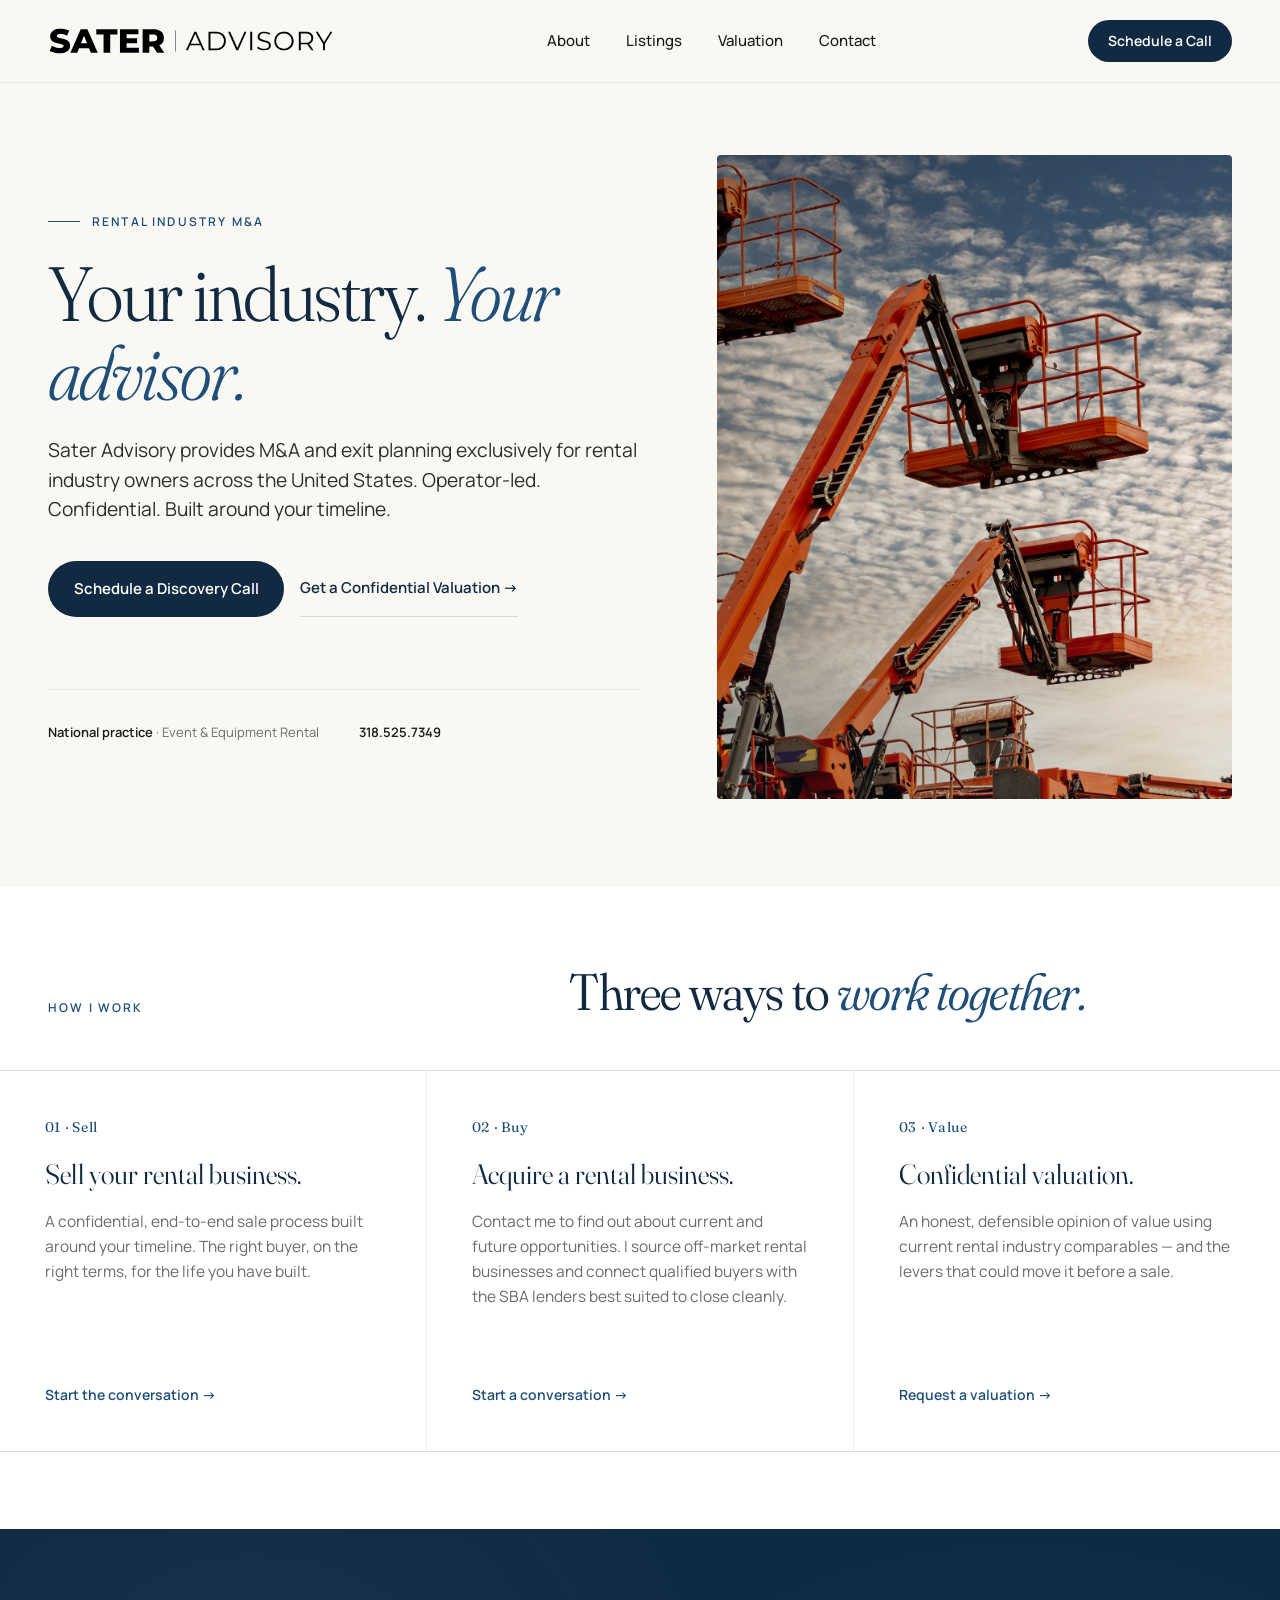
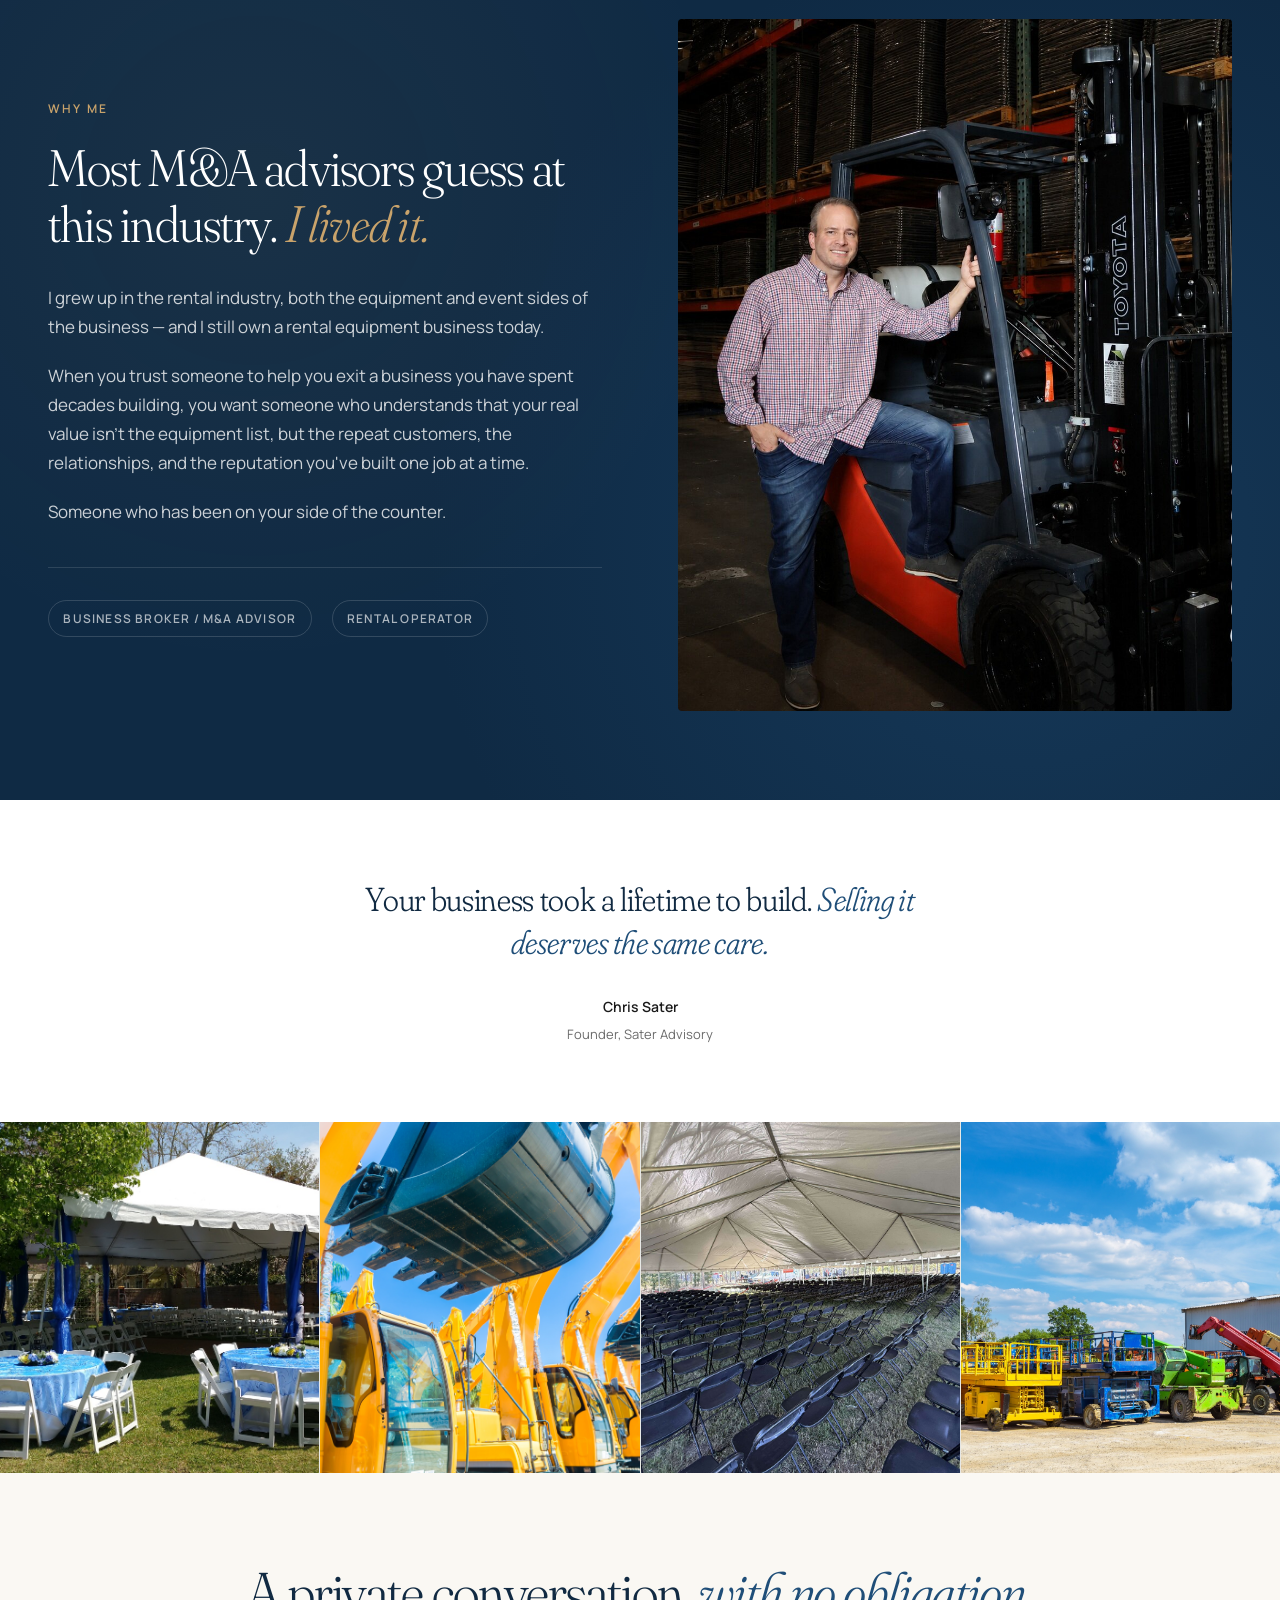
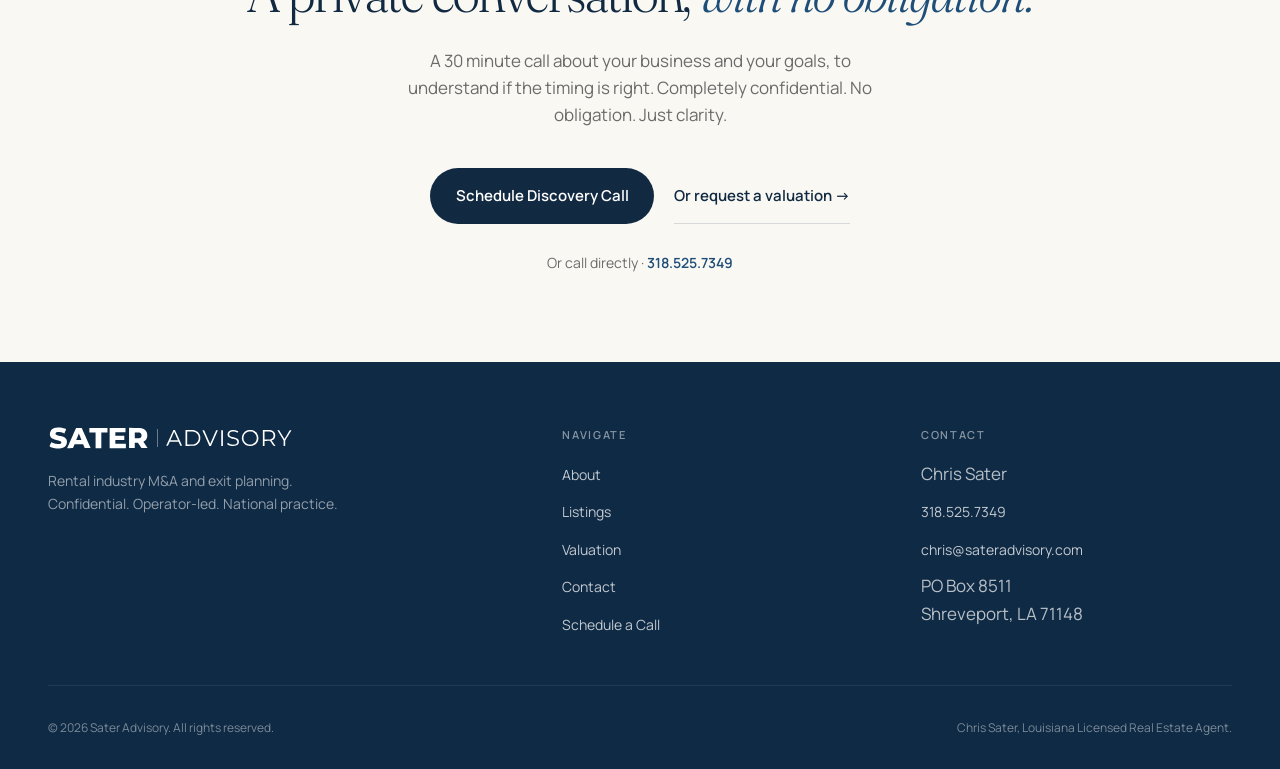
<file: index.html>
<!DOCTYPE html>
<html lang="en">
<head>
  <meta charset="UTF-8">
  <meta name="viewport" content="width=device-width, initial-scale=1.0">
  <title>Sater Advisory — Rental Industry M&A and Exit Planning</title>
  <meta name="description" content="M&A and exit planning exclusively for rental industry owners. Confidential. Operator-led. National.">

  <link rel="preconnect" href="https://fonts.googleapis.com">
  <link rel="preconnect" href="https://fonts.gstatic.com" crossorigin>
  <link href="https://fonts.googleapis.com/css2?family=Fraunces:ital,opsz,wght,SOFT@0,9..144,300..900,0..100;1,9..144,300..900,0..100&family=Manrope:wght@300;400;500;600;700&display=swap" rel="stylesheet">
  <link rel="stylesheet" href="styles.css">
  <!-- Privacy-friendly analytics by Plausible -->
  <script async src="https://plausible.io/js/pa-tFDTpZ6Ew75LzjVfN3DDI.js"></script>
  <script>
    window.plausible=window.plausible||function(){(plausible.q=plausible.q||[]).push(arguments)},plausible.init=plausible.init||function(i){plausible.o=i||{}};
    plausible.init()
  </script>
</head>
<body>

  <header class="site-header">
    <div class="nav-container">
      <a href="/" class="logo" aria-label="Sater Advisory home">
        <img src="images/sater-logo.svg" alt="Sater Advisory">
      </a>
      <nav class="primary-nav" aria-label="Primary">
        <a href="/about">About</a>
        <a href="/listings">Listings</a>
        <a href="/valuation">Valuation</a>
        <a href="/contact">Contact</a>
      </nav>
      <a href="/contact" class="nav-cta">Schedule a Call</a>
      <button class="mobile-menu-toggle" aria-label="Open menu" aria-expanded="false" aria-controls="mobile-menu">
        <span class="hamburger-line"></span>
        <span class="hamburger-line"></span>
        <span class="hamburger-line"></span>
      </button>
    </div>
  </header>

  <main>

    <!-- HERO -->
    <section class="hero">
      <div class="container">
        <div class="hero-grid">
          <div class="hero-content">
            <div class="eyebrow">Rental Industry M&amp;A</div>
            <h1 class="display-xl">
              Your industry. <em>Your advisor.</em>
            </h1>
            <p class="lede">
              Sater Advisory provides M&amp;A and exit planning exclusively for rental industry owners across the United States. Operator-led. Confidential. Built around your timeline.
            </p>
            <div class="hero-ctas">
              <a href="/contact" class="btn-primary">Schedule a Discovery Call</a>
              <a href="/valuation" class="btn-secondary">Get a Confidential Valuation →</a>
            </div>

            <div class="hero-credentials">
              <span><strong>National practice</strong> · Event &amp; Equipment Rental</span>
              <span><strong>318.525.7349</strong></span>
            </div>
          </div>

          <div class="hero-image">
            <img src="images/lifts-orange.jpg" alt="Rental equipment fleet at sunset">
          </div>
        </div>
      </div>
    </section>

    <!-- SERVICES -->
    <section class="section section--white">
      <div class="container">
        <div class="services-header">
          <div>
            <div class="eyebrow">How I work</div>
          </div>
          <h2 class="display-lg">
            Three ways to <em>work together.</em>
          </h2>
        </div>
      </div>

      <div class="container" style="padding-left: 0; padding-right: 0; max-width: 100%;">
        <div class="services-grid">
          <article class="service-card">
            <div class="service-num">01 · Sell</div>
            <h3 class="service-title">Sell your rental business.</h3>
            <p class="service-body">
              A confidential, end-to-end sale process built around your timeline. The right buyer, on the right terms, for the life you have built.
            </p>
            <a href="/contact" class="service-link">Start the conversation →</a>
          </article>

          <article class="service-card">
            <div class="service-num">02 · Buy</div>
            <h3 class="service-title">Acquire a rental business.</h3>
            <p class="service-body">
              Contact me to find out about current and future opportunities. I source off-market rental businesses and connect qualified buyers with the SBA lenders best suited to close cleanly.
            </p>
            <a href="/contact" class="service-link">Start a conversation →</a>
          </article>

          <article class="service-card">
            <div class="service-num">03 · Value</div>
            <h3 class="service-title">Confidential valuation.</h3>
            <p class="service-body">
              An honest, defensible opinion of value using current rental industry comparables — and the levers that could move it before a sale.
            </p>
            <a href="/valuation" class="service-link">Request a valuation →</a>
          </article>
        </div>
      </div>
    </section>

    <!-- OPERATOR SECTION -->
    <section class="operator">
      <div class="container">
        <div class="operator-grid">
          <div>
            <div class="eyebrow">Why me</div>
            <h2 class="operator-headline">
              Most M&amp;A advisors guess at this industry. <em>I lived it.</em>
            </h2>
            <div class="operator-body">
              <p>
                I grew up in the rental industry, both the equipment and event sides of the business — and I still own a rental equipment business today.
              </p>
              <p>
                When you trust someone to help you exit a business you have spent decades building, you want someone who understands that your real value isn't the equipment list, but the repeat customers, the relationships, and the reputation you've built one job at a time. 
              <p>
                Someone who has been on your side of the counter.
              </p>
            </div>
            <div class="operator-creds">
              <span class="cred-pill">Business Broker / M&amp;A Advisor</span>
              <span class="cred-pill">Rental Operator</span>
            </div>
          </div>

          <div class="operator-image">
            <img src="images/chris-warehouse.jpg" alt="Chris Sater in his rental equipment warehouse">
          </div>
        </div>
      </div>
    </section>

    <!-- QUOTE BLOCK -->
    <section class="quote-block">
      <div class="container">
        <div class="quote">
          <p class="quote-text">
            Your business took a lifetime to build. <em>Selling it deserves the same care.</em>
          </p>
          <div class="quote-attr">
            <span class="quote-attr-name">Chris Sater</span>
            <span class="quote-attr-title">Founder, Sater Advisory</span>
          </div>
        </div>
      </div>
    </section>

    <!-- INDUSTRY STRIP -->
    <div class="industry-strip" aria-label="Rental industry visual">
      <div class="industry-strip-item"><img src="images/wedding-tent.jpg" alt="Event rental setup"></div>
      <div class="industry-strip-item"><img src="images/excavators.jpg" alt="Construction equipment rental"></div>
      <div class="industry-strip-item"><img src="images/frame-tent.jpg" alt="Frame tent interior"></div>
      <div class="industry-strip-item"><img src="images/colorful-lifts.jpg" alt="Aerial work platforms"></div>
    </div>

    <!-- FINAL CTA -->
    <section class="cta-final">
      <div class="container">
        <h2 class="cta-final-headline">
          A private conversation, <em>with no obligation.</em>
        </h2>
        <p class="cta-final-sub">
          A 30 minute call about your business and your goals, to understand if the timing is right. Completely confidential. No obligation. Just clarity.
        </p>
        <div class="cta-final-buttons">
          <a href="/contact" class="btn-primary">Schedule Discovery Call</a>
          <a href="/valuation" class="btn-secondary">Or request a valuation →</a>
        </div>
        <div class="phone-link">
          Or call directly · <a href="tel:3185257349">318.525.7349</a>
        </div>
      </div>
    </section>

  </main>

  <footer class="site-footer">
    <div class="container">
      <div class="footer-grid">
        <div class="footer-logo">
          <img src="images/sater-logo-white.svg" alt="Sater Advisory">
          <p class="footer-desc">
            Rental industry M&amp;A and exit planning. Confidential. Operator-led. National practice.
          </p>
        </div>

        <div class="footer-col">
          <h4>Navigate</h4>
          <ul>
            <li><a href="/about">About</a></li>
            <li><a href="/listings">Listings</a></li>
            <li><a href="/valuation">Valuation</a></li>
            <li><a href="/contact">Contact</a></li>
            <li><a href="/contact">Schedule a Call</a></li>
          </ul>
        </div>

        <div class="footer-col">
          <h4>Contact</h4>
          <ul>
            <li>Chris Sater</li>
            <li><a href="tel:3185257349">318.525.7349</a></li>
            <li><a href="mailto:chris@sateradvisory.com">chris@sateradvisory.com</a></li>
            <li>PO Box 8511<br>Shreveport, LA 71148</li>
          </ul>
        </div>
      </div>

      <div class="footer-bottom">
        <div>&copy; 2026 Sater Advisory. All rights reserved.</div>
        <div>Chris Sater, Louisiana Licensed Real Estate Agent.</div>
      </div>
    </div>
  </footer>

  <!-- Mobile menu overlay -->
  <div class="mobile-menu" id="mobile-menu" aria-hidden="true" role="dialog" aria-label="Mobile navigation">
    <div class="mobile-menu-inner">
      <div class="mobile-menu-top">
        <button class="mobile-menu-close" aria-label="Close menu">
          <span></span>
          <span></span>
        </button>
      </div>
      <nav class="mobile-menu-nav" aria-label="Mobile primary">
        <a href="/about">About</a>
        <a href="/listings">Listings</a>
        <a href="/valuation">Valuation</a>
        <a href="/contact">Contact</a>
      </nav>
      <div class="mobile-menu-footer">
        <a href="/contact" class="mobile-menu-cta">Schedule a Discovery Call</a>
        <div class="mobile-menu-contact">
          <a href="tel:3185257349"><strong>318.525.7349</strong></a>
          <a href="mailto:chris@sateradvisory.com">chris@sateradvisory.com</a>
        </div>
      </div>
    </div>
  </div>

  <script src="script.js" defer></script>

</body>
</html>
</file>
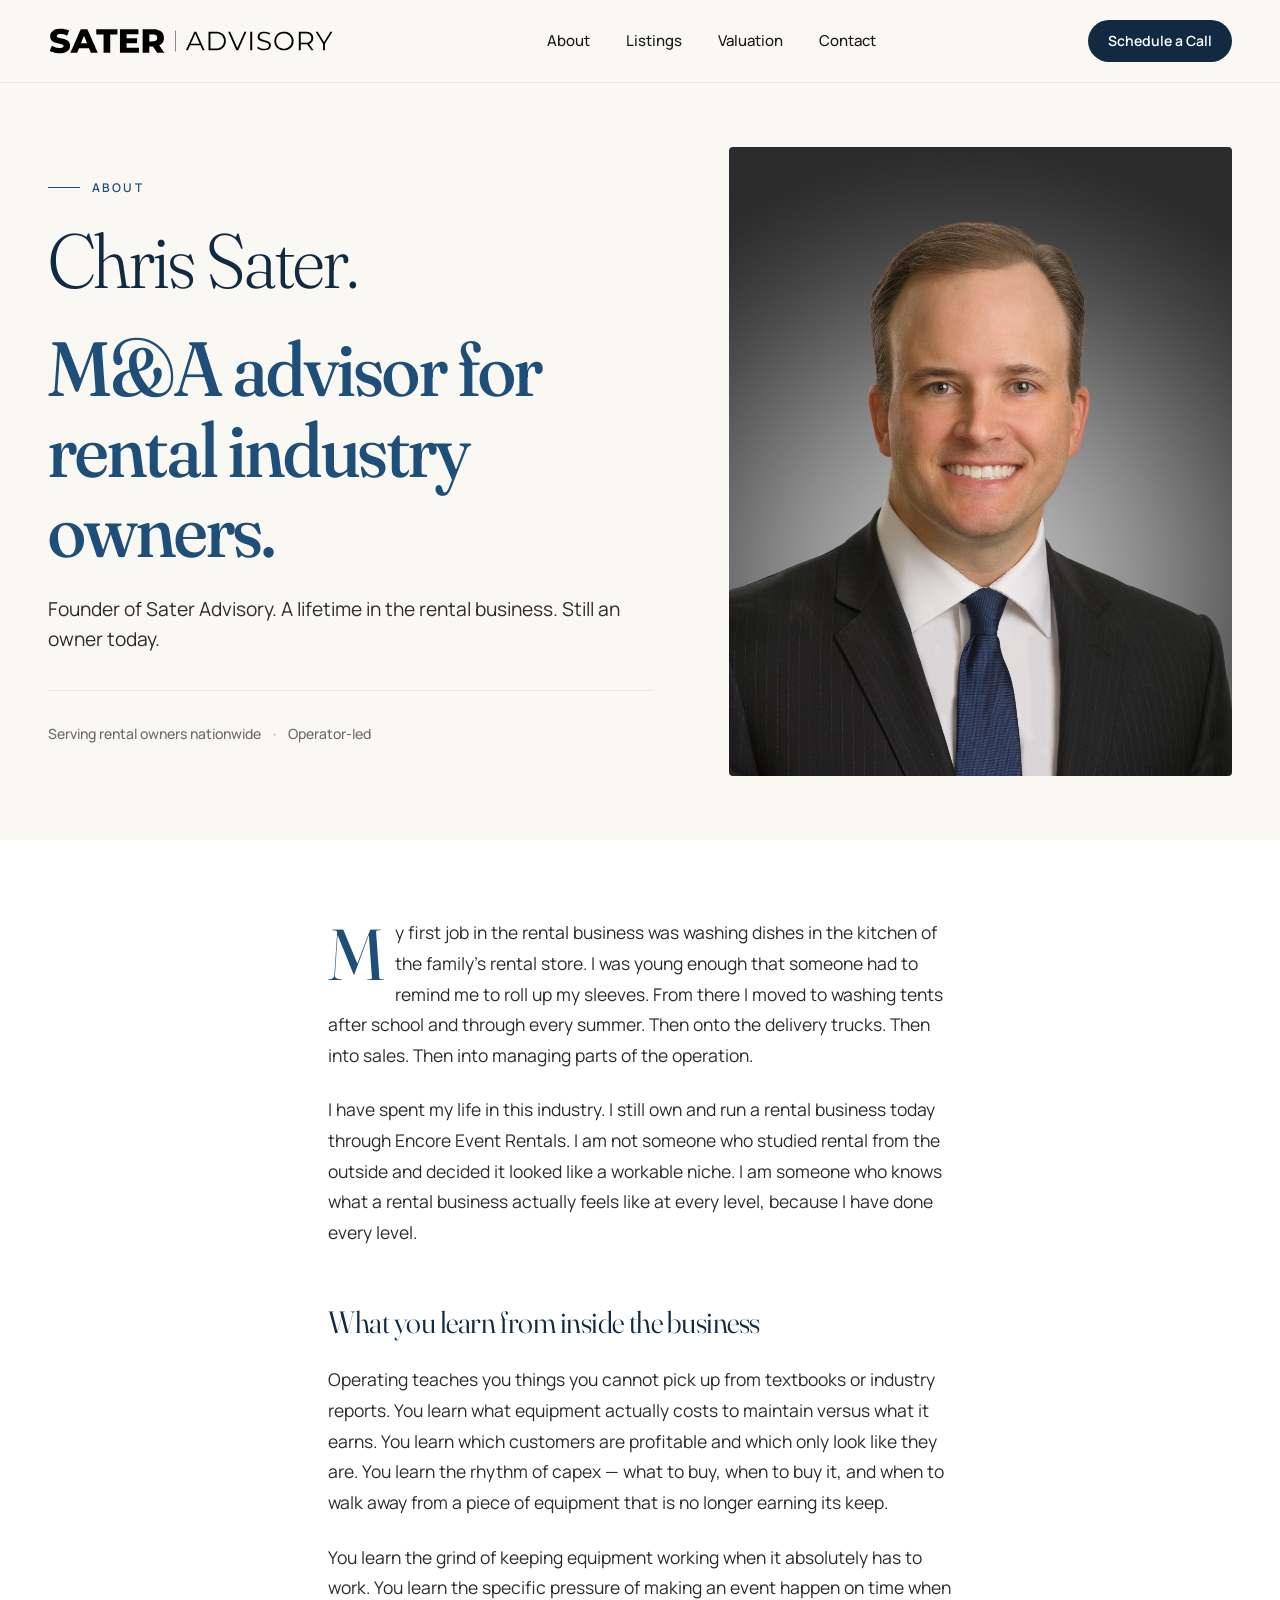
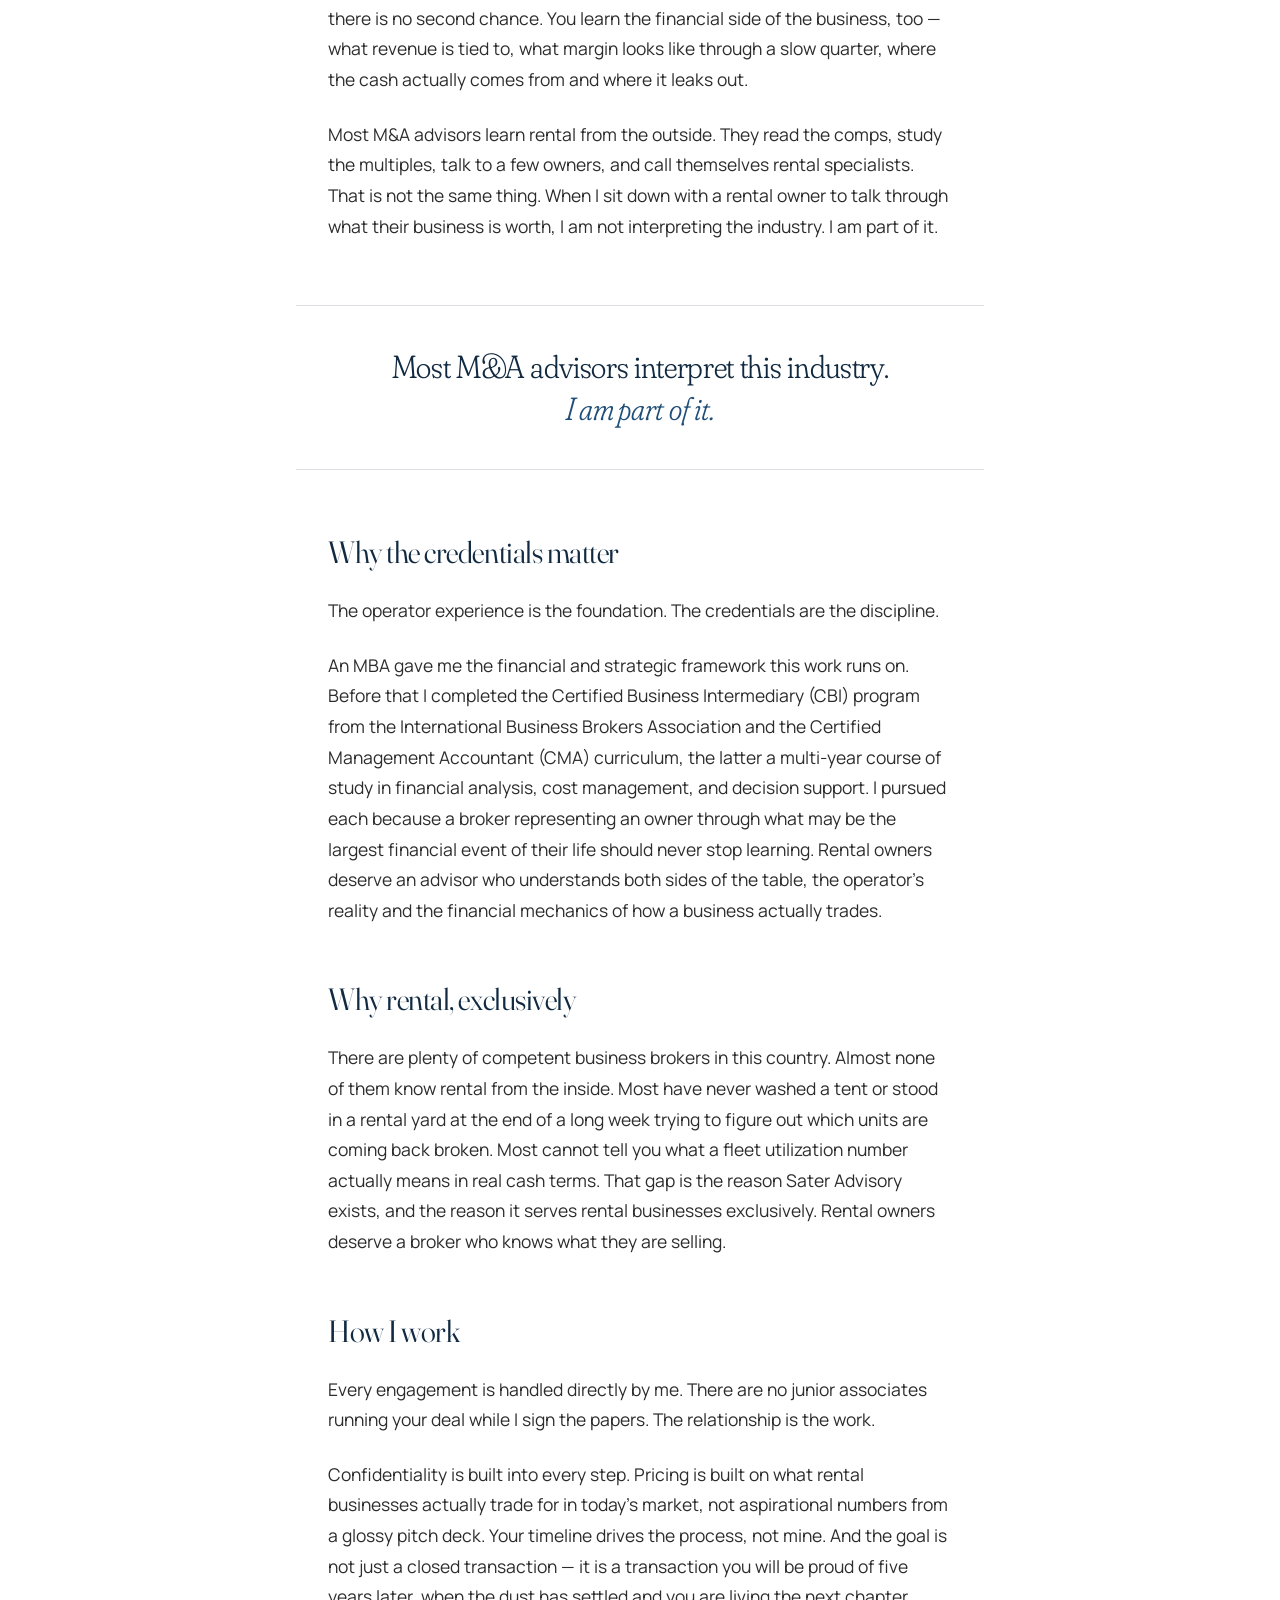
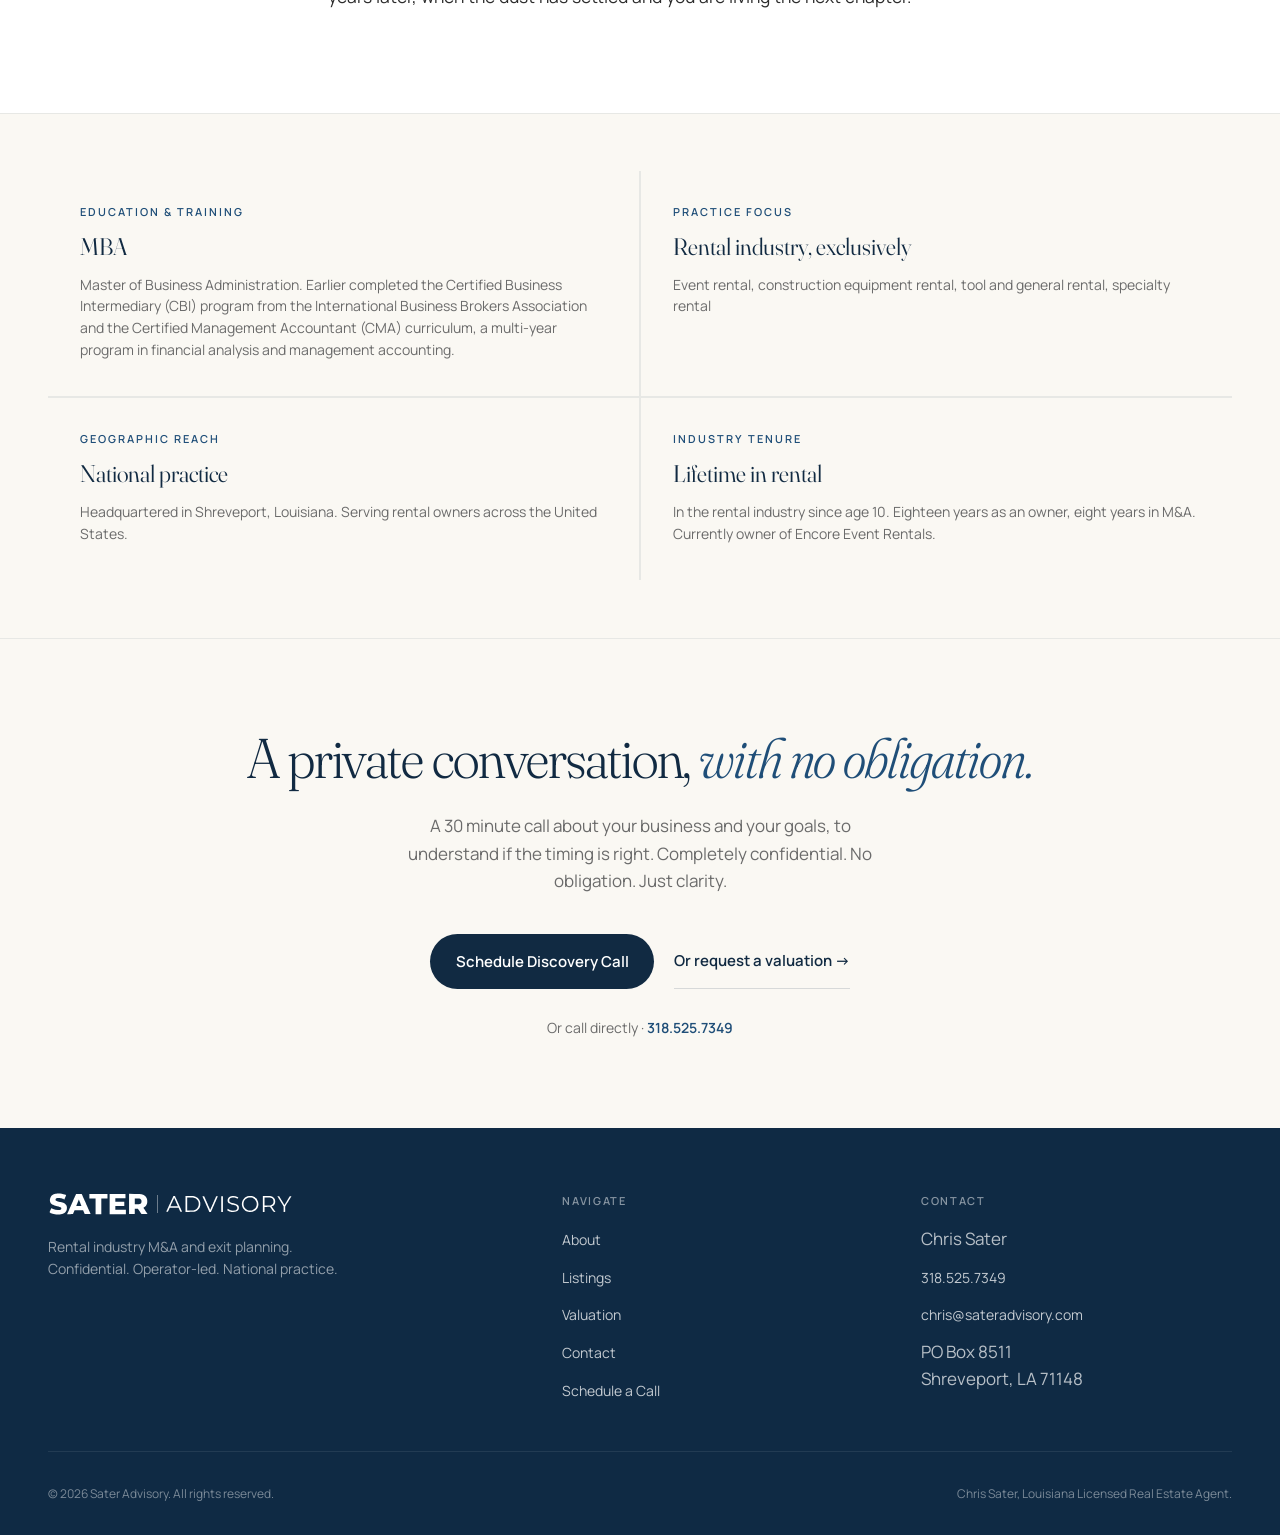
<file: about.html>
<!DOCTYPE html>
<html lang="en">
<head>
  <meta charset="UTF-8">
  <meta name="viewport" content="width=device-width, initial-scale=1.0">
  <title>About Chris Sater — Sater Advisory</title>
  <meta name="description" content="Chris Sater leads Sater Advisory, an M&A practice exclusively for rental industry owners. Operator-led. National practice.">

  <link rel="preconnect" href="https://fonts.googleapis.com">
  <link rel="preconnect" href="https://fonts.gstatic.com" crossorigin>
  <link href="https://fonts.googleapis.com/css2?family=Fraunces:ital,opsz,wght,SOFT@0,9..144,300..900,0..100;1,9..144,300..900,0..100&family=Manrope:wght@300;400;500;600;700&display=swap" rel="stylesheet">
  <link rel="stylesheet" href="styles.css">
  <!-- Privacy-friendly analytics by Plausible -->
  <script async src="https://plausible.io/js/pa-tFDTpZ6Ew75LzjVfN3DDI.js"></script>
  <script>
    window.plausible=window.plausible||function(){(plausible.q=plausible.q||[]).push(arguments)},plausible.init=plausible.init||function(i){plausible.o=i||{}};
    plausible.init()
  </script>
</head>
<body>

  <header class="site-header">
    <div class="nav-container">
      <a href="/" class="logo" aria-label="Sater Advisory home">
        <img src="images/sater-logo.svg" alt="Sater Advisory">
      </a>
      <nav class="primary-nav" aria-label="Primary">
        <a href="/about" aria-current="page">About</a>
        <a href="/listings">Listings</a>
        <a href="/valuation">Valuation</a>
        <a href="/contact">Contact</a>
      </nav>
      <a href="/contact" class="nav-cta">Schedule a Call</a>
      <button class="mobile-menu-toggle" aria-label="Open menu" aria-expanded="false" aria-controls="mobile-menu">
        <span class="hamburger-line"></span>
        <span class="hamburger-line"></span>
        <span class="hamburger-line"></span>
      </button>
    </div>
  </header>

  <main>

    <!-- ABOUT HERO -->
    <section class="about-hero">
      <div class="container">
        <div class="about-hero-grid">
          <div class="about-hero-content">
            <div class="eyebrow">About</div>
            <h1 class="display-xl about-hero-headline">
              Chris Sater. <span class="role-text">M&amp;A advisor for rental industry owners.</span>
            </h1>
            <p class="lede">
              Founder of Sater Advisory. A lifetime in the rental business. Still an owner today.
            </p>
            <div class="about-meta">
              <span>Serving rental owners nationwide</span>
              <span class="sep">·</span>
              <span>Operator-led</span>
            </div>
          </div>

          <div class="about-portrait">
            <img src="images/chris-headshot.jpg" alt="Chris Sater portrait">
          </div>
        </div>
      </div>
    </section>

    <!-- LONG FORM STORY -->
    <article class="story-section">
      <div class="container story-container">

        <p class="story-lead">
          <span class="dropcap">M</span>y first job in the rental business was washing dishes in the kitchen of the family's rental store. I was young enough that someone had to remind me to roll up my sleeves. From there I moved to washing tents after school and through every summer. Then onto the delivery trucks. Then into sales. Then into managing parts of the operation.
        </p>

        <p>
          I have spent my life in this industry. I still own and run a rental business today through Encore Event Rentals. I am not someone who studied rental from the outside and decided it looked like a workable niche. I am someone who knows what a rental business actually feels like at every level, because I have done every level.
        </p>

        <h2 class="story-h2">What you learn from inside the business</h2>

        <p>
          Operating teaches you things you cannot pick up from textbooks or industry reports. You learn what equipment actually costs to maintain versus what it earns. You learn which customers are profitable and which only look like they are. You learn the rhythm of capex — what to buy, when to buy it, and when to walk away from a piece of equipment that is no longer earning its keep.
        </p>

        <p>
          You learn the grind of keeping equipment working when it absolutely has to work. You learn the specific pressure of making an event happen on time when there is no second chance. You learn the financial side of the business, too — what revenue is tied to, what margin looks like through a slow quarter, where the cash actually comes from and where it leaks out.
        </p>

        <p>
          Most M&amp;A advisors learn rental from the outside. They read the comps, study the multiples, talk to a few owners, and call themselves rental specialists. That is not the same thing. When I sit down with a rental owner to talk through what their business is worth, I am not interpreting the industry. I am part of it.
        </p>

        <!-- PULL QUOTE -->
        <blockquote class="pull-quote">
          <p>
            Most M&amp;A advisors interpret this industry. <em>
               <p>
              I am part of it.</em>
          </p>
        </blockquote>

        <h2 class="story-h2">Why the credentials matter</h2>

        <p>
          The operator experience is the foundation. The credentials are the discipline.
        </p>

        <p>
          An MBA gave me the financial and strategic framework this work runs on. Before that I completed the Certified Business Intermediary (CBI) program from the International Business Brokers Association and the Certified Management Accountant (CMA) curriculum, the latter a multi-year course of study in financial analysis, cost management, and decision support. I pursued each because a broker representing an owner through what may be the largest financial event of their life should never stop learning. Rental owners deserve an advisor who understands both sides of the table, the operator's reality and the financial mechanics of how a business actually trades.
        </p>

        <h2 class="story-h2">Why rental, exclusively</h2>

        <p>
          There are plenty of competent business brokers in this country. Almost none of them know rental from the inside. Most have never washed a tent or stood in a rental yard at the end of a long week trying to figure out which units are coming back broken. Most cannot tell you what a fleet utilization number actually means in real cash terms. That gap is the reason Sater Advisory exists, and the reason it serves rental businesses exclusively. Rental owners deserve a broker who knows what they are selling.
        </p>

        <h2 class="story-h2">How I work</h2>

        <p>
          Every engagement is handled directly by me. There are no junior associates running your deal while I sign the papers. The relationship is the work.
        </p>

        <p>
          Confidentiality is built into every step. Pricing is built on what rental businesses actually trade for in today's market, not aspirational numbers from a glossy pitch deck. Your timeline drives the process, not mine. And the goal is not just a closed transaction — it is a transaction you will be proud of five years later, when the dust has settled and you are living the next chapter.
        </p>

      </div>
    </article>

    <!-- CREDENTIALS / FACTS PANEL -->
    <section class="facts-section">
      <div class="container">
        <div class="facts-grid">
          <div class="fact">
            <div class="fact-label">Education &amp; Training</div>
            <div class="fact-value">MBA</div>
            <div class="fact-note">Master of Business Administration. Earlier completed the Certified Business Intermediary (CBI) program from the International Business Brokers Association and the Certified Management Accountant (CMA) curriculum, a multi-year program in financial analysis and management accounting.</div>
          </div>
          <div class="fact">
            <div class="fact-label">Practice focus</div>
            <div class="fact-value">Rental industry, exclusively</div>
            <div class="fact-note">Event rental, construction equipment rental, tool and general rental, specialty rental</div>
          </div>
          <div class="fact">
            <div class="fact-label">Geographic reach</div>
            <div class="fact-value">National practice</div>
            <div class="fact-note">Headquartered in Shreveport, Louisiana. Serving rental owners across the United States.</div>
          </div>
          <div class="fact">
            <div class="fact-label">Industry tenure</div>
            <div class="fact-value">Lifetime in rental</div>
            <div class="fact-note">In the rental industry since age 10. Eighteen years as an owner, eight years in M&amp;A. Currently owner of Encore Event Rentals.</div>
          </div>
        </div>
      </div>
    </section>

    <!-- CTA -->
    <section class="cta-final">
      <div class="container">
        <h2 class="cta-final-headline">
          A private conversation, <em>with no obligation.</em>
        </h2>
        <p class="cta-final-sub">
           A 30 minute call about your business and your goals, to understand if the timing is right. Completely confidential. No obligation. Just clarity.
        </p>
        <div class="cta-final-buttons">
          <a href="/contact" class="btn-primary">Schedule Discovery Call</a>
          <a href="/valuation" class="btn-secondary">Or request a valuation →</a>
        </div>
        <div class="phone-link">
          Or call directly · <a href="tel:3185257349">318.525.7349</a>
        </div>
      </div>
    </section>

  </main>

  <footer class="site-footer">
    <div class="container">
      <div class="footer-grid">
        <div class="footer-logo">
          <img src="images/sater-logo-white.svg" alt="Sater Advisory">
          <p class="footer-desc">
            Rental industry M&amp;A and exit planning. Confidential. Operator-led. National practice.
          </p>
        </div>

        <div class="footer-col">
          <h4>Navigate</h4>
          <ul>
            <li><a href="/about">About</a></li>
            <li><a href="/listings">Listings</a></li>
            <li><a href="/valuation">Valuation</a></li>
            <li><a href="/contact">Contact</a></li>
            <li><a href="/contact">Schedule a Call</a></li>
          </ul>
        </div>

        <div class="footer-col">
          <h4>Contact</h4>
          <ul>
            <li>Chris Sater</li>
            <li><a href="tel:3185257349">318.525.7349</a></li>
            <li><a href="mailto:chris@sateradvisory.com">chris@sateradvisory.com</a></li>
            <li>PO Box 8511<br>Shreveport, LA 71148</li>
          </ul>
        </div>
      </div>

      <div class="footer-bottom">
        <div>&copy; 2026 Sater Advisory. All rights reserved.</div>
        <div>Chris Sater, Louisiana Licensed Real Estate Agent.</div>
      </div>
    </div>
  </footer>

  <!-- Mobile menu overlay -->
  <div class="mobile-menu" id="mobile-menu" aria-hidden="true" role="dialog" aria-label="Mobile navigation">
    <div class="mobile-menu-inner">
      <div class="mobile-menu-top">
        <button class="mobile-menu-close" aria-label="Close menu">
          <span></span>
          <span></span>
        </button>
      </div>
      <nav class="mobile-menu-nav" aria-label="Mobile primary">
        <a href="/about" aria-current="page">About</a>
        <a href="/listings">Listings</a>
        <a href="/valuation">Valuation</a>
        <a href="/contact">Contact</a>
      </nav>
      <div class="mobile-menu-footer">
        <a href="/contact" class="mobile-menu-cta">Schedule a Discovery Call</a>
        <div class="mobile-menu-contact">
          <a href="tel:3185257349"><strong>318.525.7349</strong></a>
          <a href="mailto:chris@sateradvisory.com">chris@sateradvisory.com</a>
        </div>
      </div>
    </div>
  </div>

  <script src="script.js" defer></script>

</body>
</html>
</file>
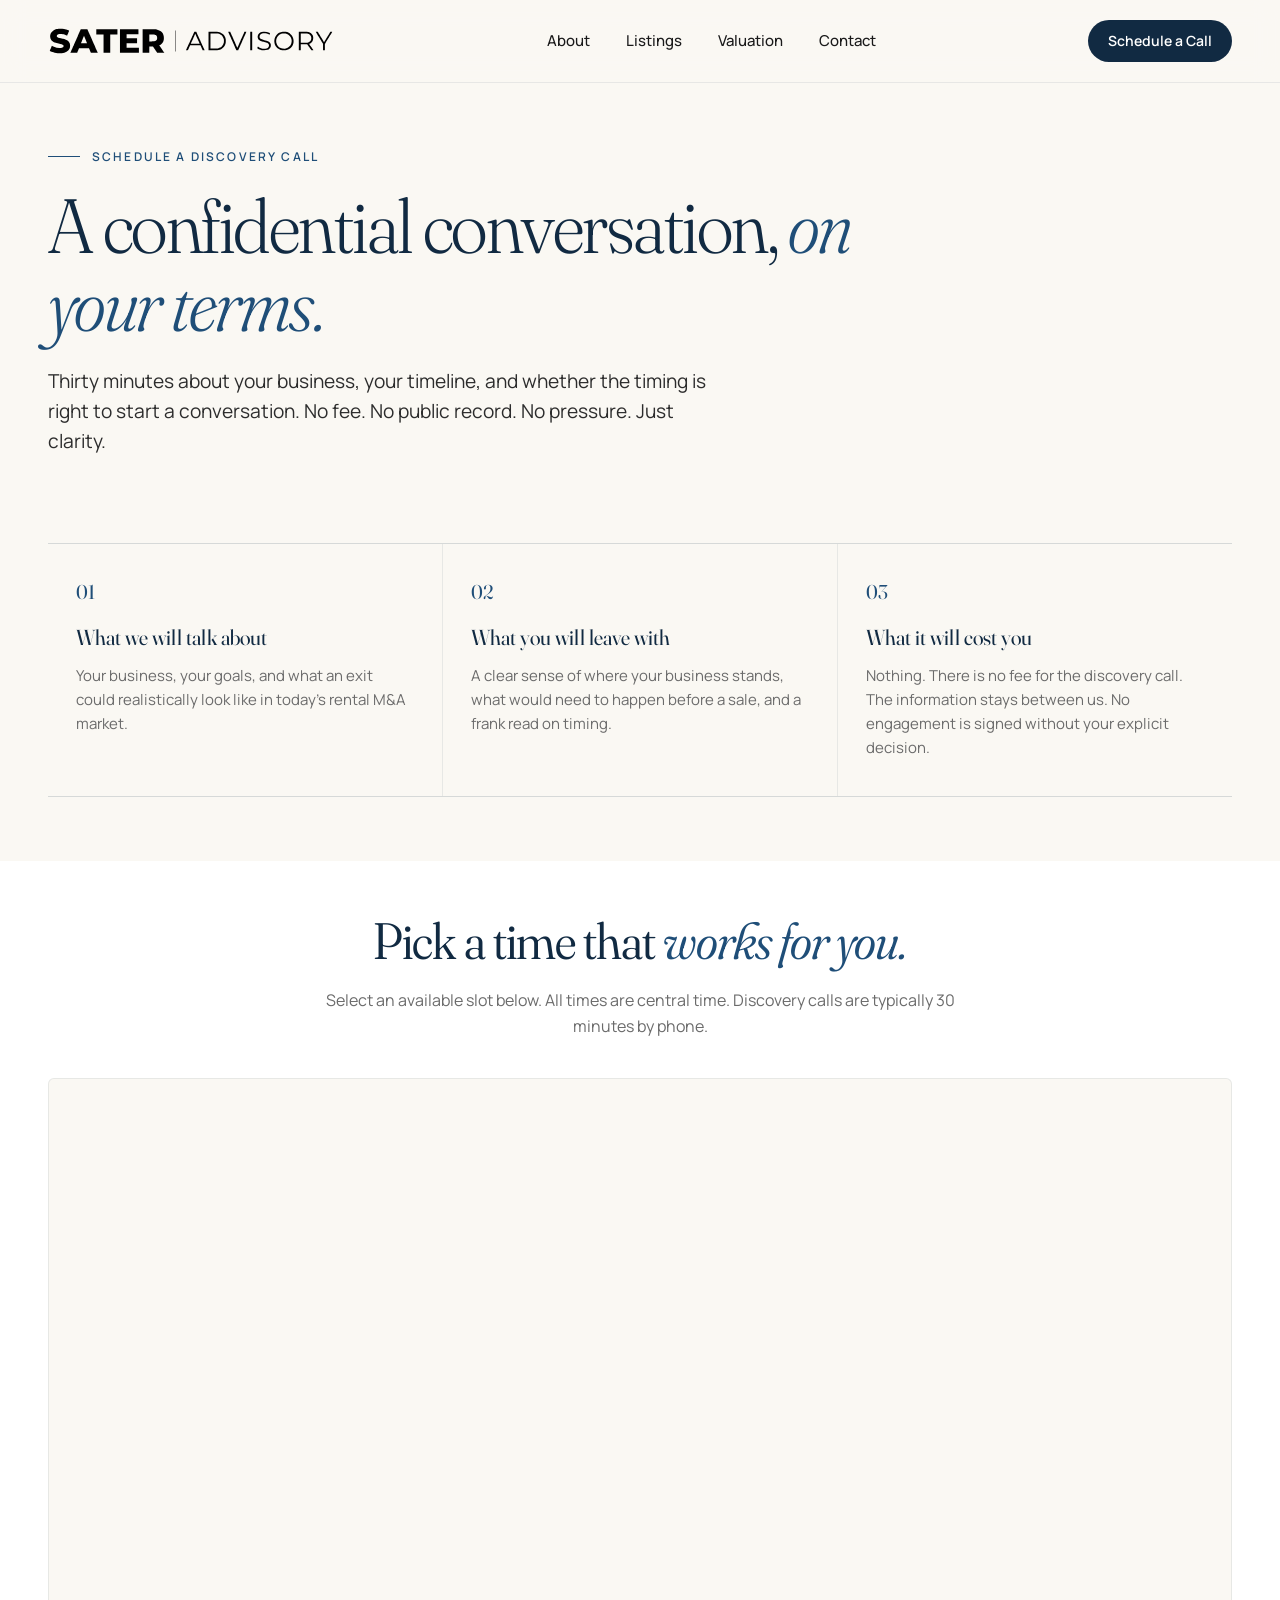
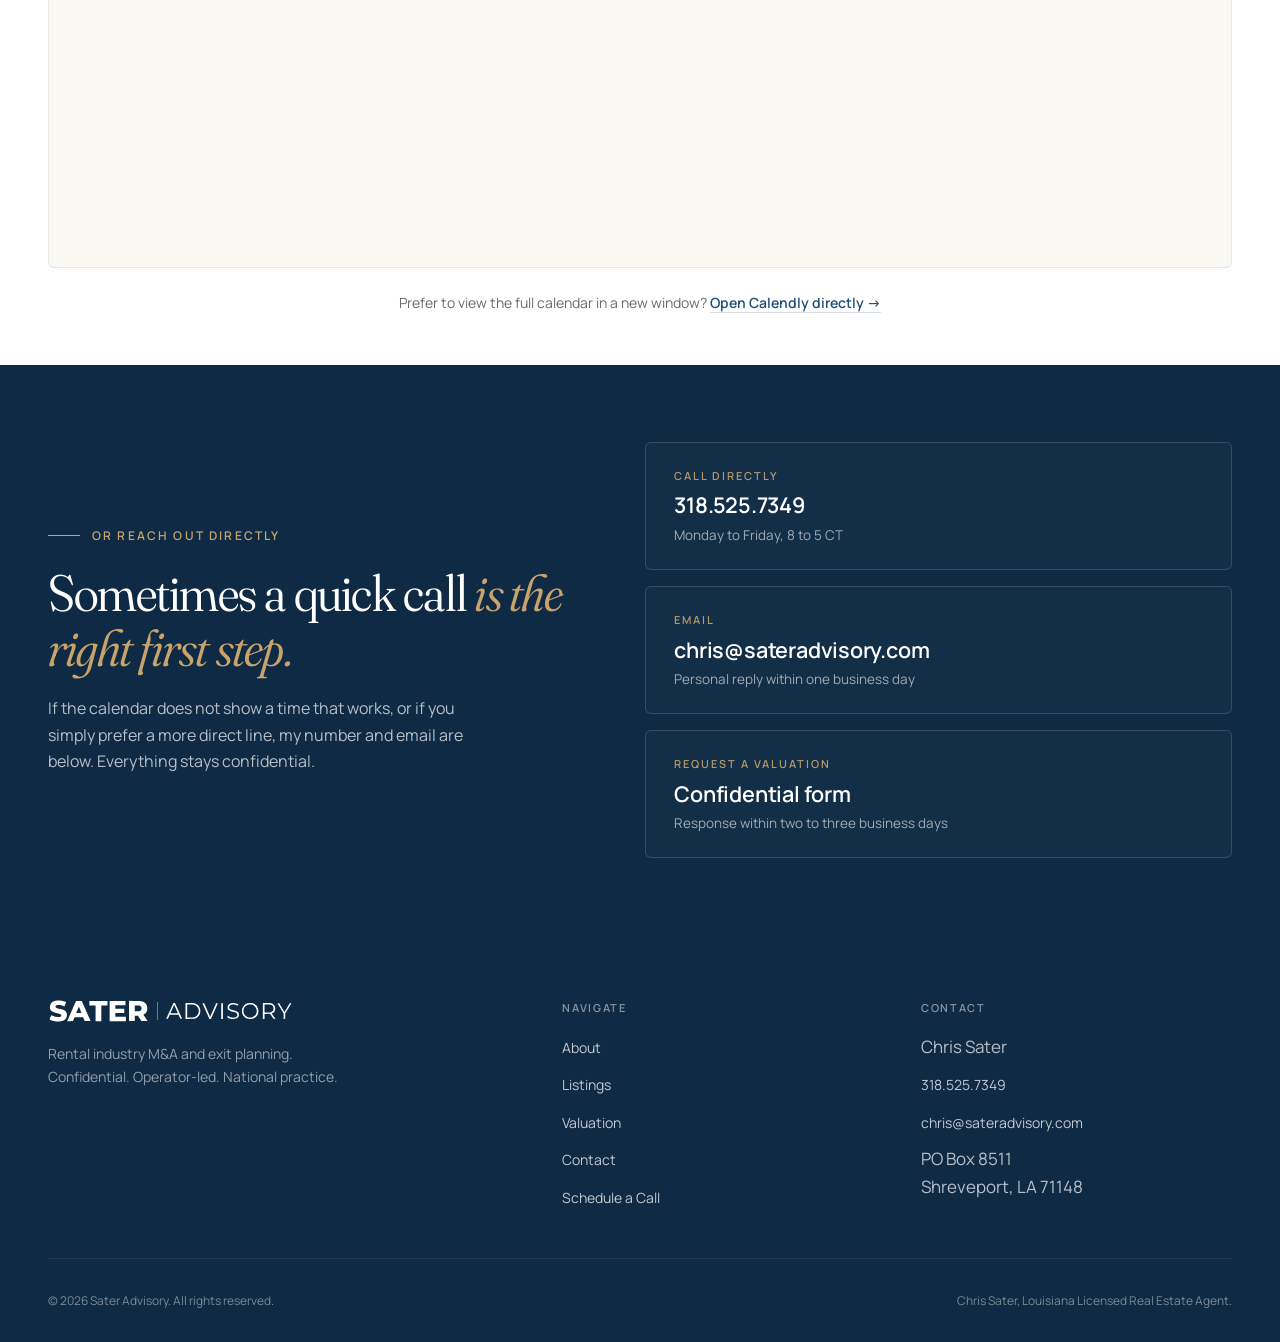
<file: contact.html>
<!DOCTYPE html>
<html lang="en">
<head>
  <meta charset="UTF-8">
  <meta name="viewport" content="width=device-width, initial-scale=1.0">
  <title>Schedule a Discovery Call — Sater Advisory</title>
  <meta name="description" content="Schedule a confidential 30 minute conversation with Chris Sater. No fee. No public record. Just clarity.">

  <link rel="preconnect" href="https://fonts.googleapis.com">
  <link rel="preconnect" href="https://fonts.gstatic.com" crossorigin>
  <link href="https://fonts.googleapis.com/css2?family=Fraunces:ital,opsz,wght,SOFT@0,9..144,300..900,0..100;1,9..144,300..900,0..100&family=Manrope:wght@300;400;500;600;700&display=swap" rel="stylesheet">
  <link rel="stylesheet" href="styles.css">
  <!-- Privacy-friendly analytics by Plausible -->
  <script async src="https://plausible.io/js/pa-tFDTpZ6Ew75LzjVfN3DDI.js"></script>
  <script>
    window.plausible=window.plausible||function(){(plausible.q=plausible.q||[]).push(arguments)},plausible.init=plausible.init||function(i){plausible.o=i||{}};
    plausible.init()
  </script>
</head>
<body>

  <header class="site-header">
    <div class="nav-container">
      <a href="/" class="logo" aria-label="Sater Advisory home">
        <img src="images/sater-logo.svg" alt="Sater Advisory">
      </a>
      <nav class="primary-nav" aria-label="Primary">
        <a href="/about">About</a>
        <a href="/listings">Listings</a>
        <a href="/valuation">Valuation</a>
        <a href="/contact" aria-current="page">Contact</a>
      </nav>
      <a href="/contact" class="nav-cta">Schedule a Call</a>
      <button class="mobile-menu-toggle" aria-label="Open menu" aria-expanded="false" aria-controls="mobile-menu">
        <span class="hamburger-line"></span>
        <span class="hamburger-line"></span>
        <span class="hamburger-line"></span>
      </button>
    </div>
  </header>

  <main>

    <!-- CONTACT HERO -->
    <section class="contact-hero">
      <div class="container">
        <div class="contact-hero-content">
          <div class="eyebrow">Schedule a discovery call</div>
          <h1 class="display-xl">
            A confidential conversation, <em>on your terms.</em>
          </h1>
          <p class="lede">
            Thirty minutes about your business, your timeline, and whether the timing is right to start a conversation. No fee. No public record. No pressure. Just clarity.
          </p>
        </div>
      </div>
    </section>

    <!-- WHAT TO EXPECT (3 cards) -->
    <section class="expect-section">
      <div class="container">
        <div class="expect-grid">
          <div class="expect-card">
            <div class="expect-num">01</div>
            <div class="expect-title">What we will talk about</div>
            <div class="expect-body">
              Your business, your goals, and what an exit could realistically look like in today's rental M&amp;A market.
            </div>
          </div>
          <div class="expect-card">
            <div class="expect-num">02</div>
            <div class="expect-title">What you will leave with</div>
            <div class="expect-body">
              A clear sense of where your business stands, what would need to happen before a sale, and a frank read on timing.
            </div>
          </div>
          <div class="expect-card">
            <div class="expect-num">03</div>
            <div class="expect-title">What it will cost you</div>
            <div class="expect-body">
              Nothing. There is no fee for the discovery call. The information stays between us. No engagement is signed without your explicit decision.
            </div>
          </div>
        </div>
      </div>
    </section>

    <!-- CALENDLY EMBED -->
    <section class="schedule-section">
      <div class="container">
        <div class="schedule-header">
          <h2 class="display-lg">
            Pick a time that <em>works for you.</em>
          </h2>
          <p class="schedule-sub">
            Select an available slot below. All times are central time. Discovery calls are typically 30 minutes by phone.
          </p>
        </div>

        <div class="calendly-wrap">
          <div
            class="calendly-inline-widget"
            data-url="https://calendly.com/chrissater/30min?hide_event_type_details=0&hide_gdpr_banner=1&primary_color=1f4e78"
            style="min-width:320px;height:780px;"
          ></div>
          <noscript>
            <p class="schedule-fallback">
              JavaScript is required to view the calendar.
              <a href="https://calendly.com/chrissater/30min" target="_blank" rel="noopener">Open the calendar in a new window →</a>
            </p>
          </noscript>
        </div>

        <p class="schedule-altlink">
          Prefer to view the full calendar in a new window?
          <a href="https://calendly.com/chrissater/30min" target="_blank" rel="noopener">Open Calendly directly →</a>
        </p>
      </div>
    </section>

    <!-- DIRECT CONTACT ALTERNATIVES -->
    <section class="direct-section">
      <div class="container">
        <div class="direct-grid">
          <div class="direct-text">
            <div class="eyebrow">Or reach out directly</div>
            <h2 class="display-lg">
              Sometimes a quick call <em>is the right first step.</em>
            </h2>
            <p>
              If the calendar does not show a time that works, or if you simply prefer a more direct line, my number and email are below. Everything stays confidential.
            </p>
          </div>

          <div class="direct-cards">
            <a href="tel:3185257349" class="direct-card">
              <div class="direct-card-label">Call directly</div>
              <div class="direct-card-value">318.525.7349</div>
              <div class="direct-card-note">Monday to Friday, 8 to 5 CT</div>
            </a>

            <a href="mailto:chris@sateradvisory.com" class="direct-card">
              <div class="direct-card-label">Email</div>
              <div class="direct-card-value">chris@sateradvisory.com</div>
              <div class="direct-card-note">Personal reply within one business day</div>
            </a>

            <a href="/valuation" class="direct-card">
              <div class="direct-card-label">Request a valuation</div>
              <div class="direct-card-value">Confidential form</div>
              <div class="direct-card-note">Response within two to three business days</div>
            </a>
          </div>
        </div>
      </div>
    </section>

  </main>

  <footer class="site-footer">
    <div class="container">
      <div class="footer-grid">
        <div class="footer-logo">
          <img src="images/sater-logo-white.svg" alt="Sater Advisory">
          <p class="footer-desc">
            Rental industry M&amp;A and exit planning. Confidential. Operator-led. National practice.
          </p>
        </div>

        <div class="footer-col">
          <h4>Navigate</h4>
          <ul>
            <li><a href="/about">About</a></li>
            <li><a href="/listings">Listings</a></li>
            <li><a href="/valuation">Valuation</a></li>
            <li><a href="/contact">Contact</a></li>
            <li><a href="/contact">Schedule a Call</a></li>
          </ul>
        </div>

        <div class="footer-col">
          <h4>Contact</h4>
          <ul>
            <li>Chris Sater</li>
            <li><a href="tel:3185257349">318.525.7349</a></li>
            <li><a href="mailto:chris@sateradvisory.com">chris@sateradvisory.com</a></li>
            <li>PO Box 8511<br>Shreveport, LA 71148</li>
          </ul>
        </div>
      </div>

      <div class="footer-bottom">
        <div>&copy; 2026 Sater Advisory. All rights reserved.</div>
        <div>Chris Sater, Louisiana Licensed Real Estate Agent.</div>
      </div>
    </div>
  </footer>

  <!-- Calendly embed script -->
  <script type="text/javascript" src="https://assets.calendly.com/assets/external/widget.js" async></script>

  <!-- Mobile menu overlay -->
  <div class="mobile-menu" id="mobile-menu" aria-hidden="true" role="dialog" aria-label="Mobile navigation">
    <div class="mobile-menu-inner">
      <div class="mobile-menu-top">
        <button class="mobile-menu-close" aria-label="Close menu">
          <span></span>
          <span></span>
        </button>
      </div>
      <nav class="mobile-menu-nav" aria-label="Mobile primary">
        <a href="/about">About</a>
        <a href="/listings">Listings</a>
        <a href="/valuation">Valuation</a>
        <a href="/contact" aria-current="page">Contact</a>
      </nav>
      <div class="mobile-menu-footer">
        <a href="/contact" class="mobile-menu-cta">Schedule a Discovery Call</a>
        <div class="mobile-menu-contact">
          <a href="tel:3185257349"><strong>318.525.7349</strong></a>
          <a href="mailto:chris@sateradvisory.com">chris@sateradvisory.com</a>
        </div>
      </div>
    </div>
  </div>

  <script src="script.js" defer></script>

</body>
</html>
</file>
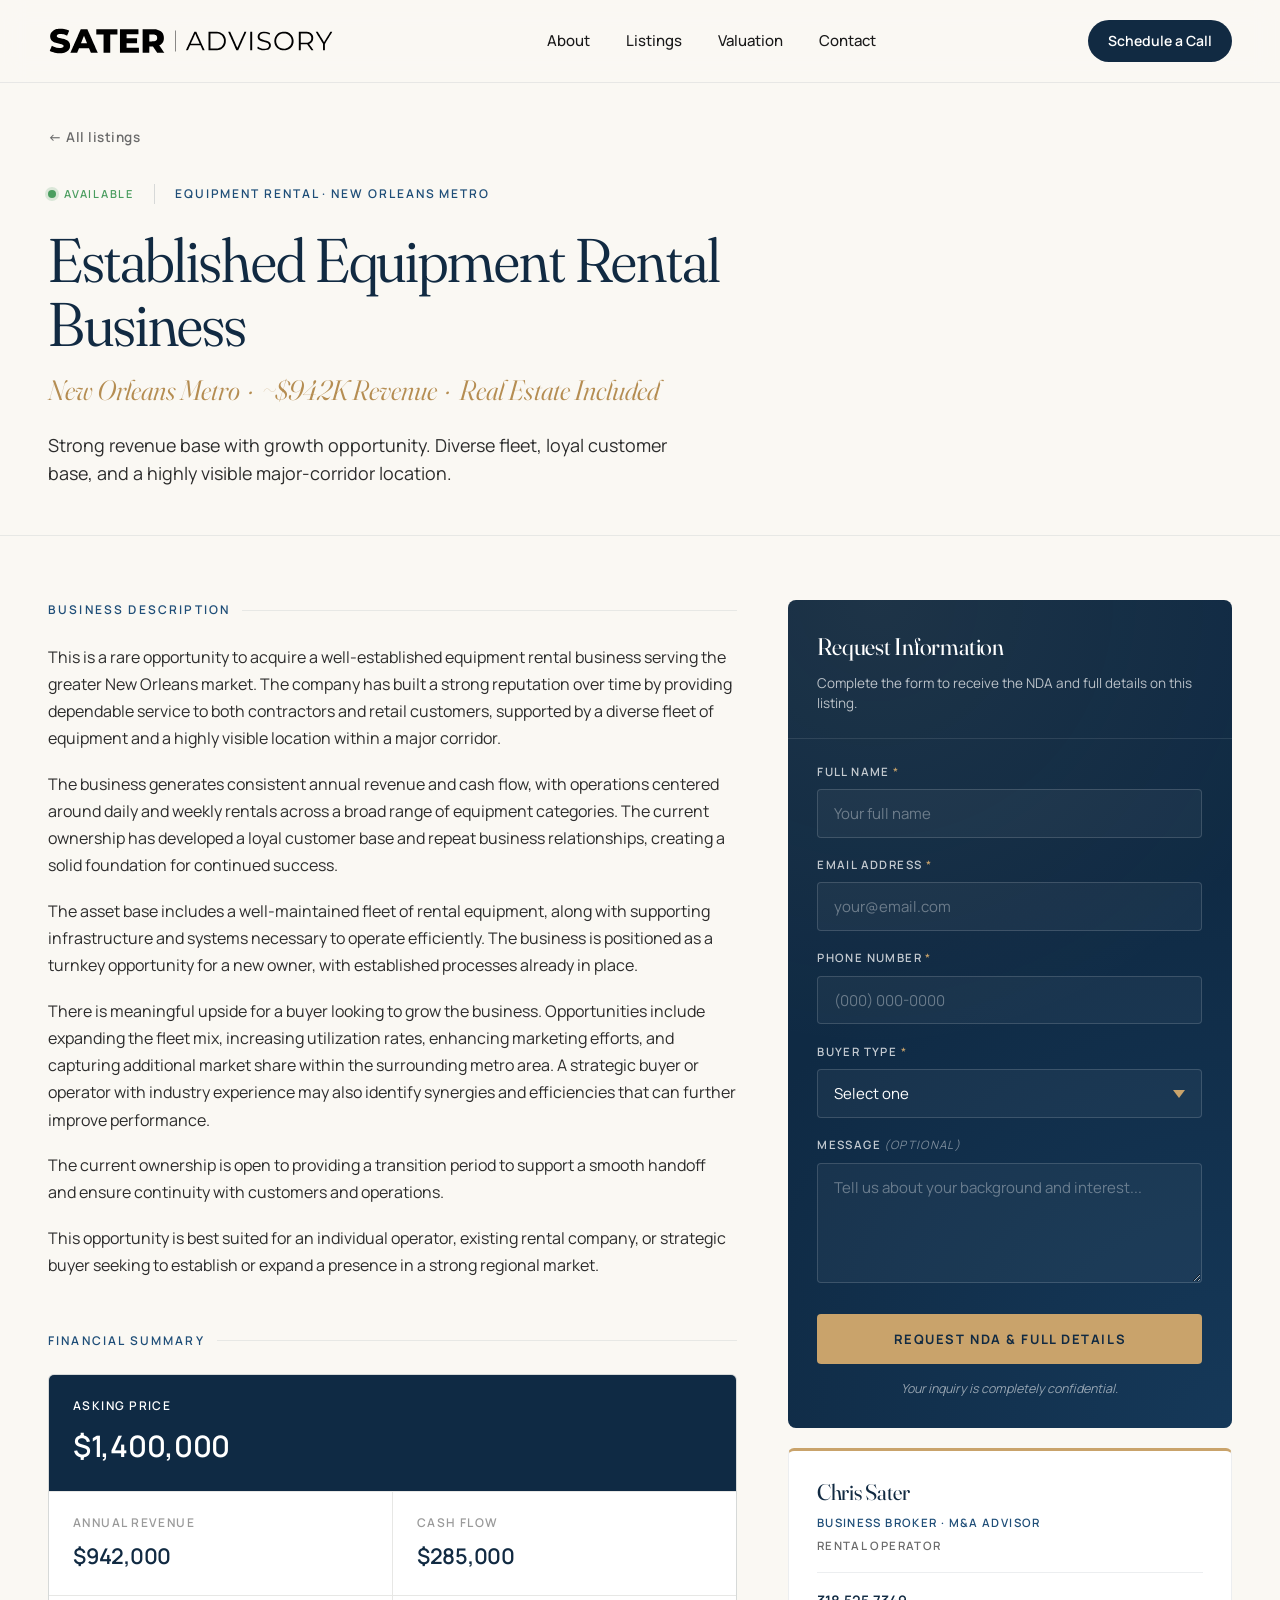
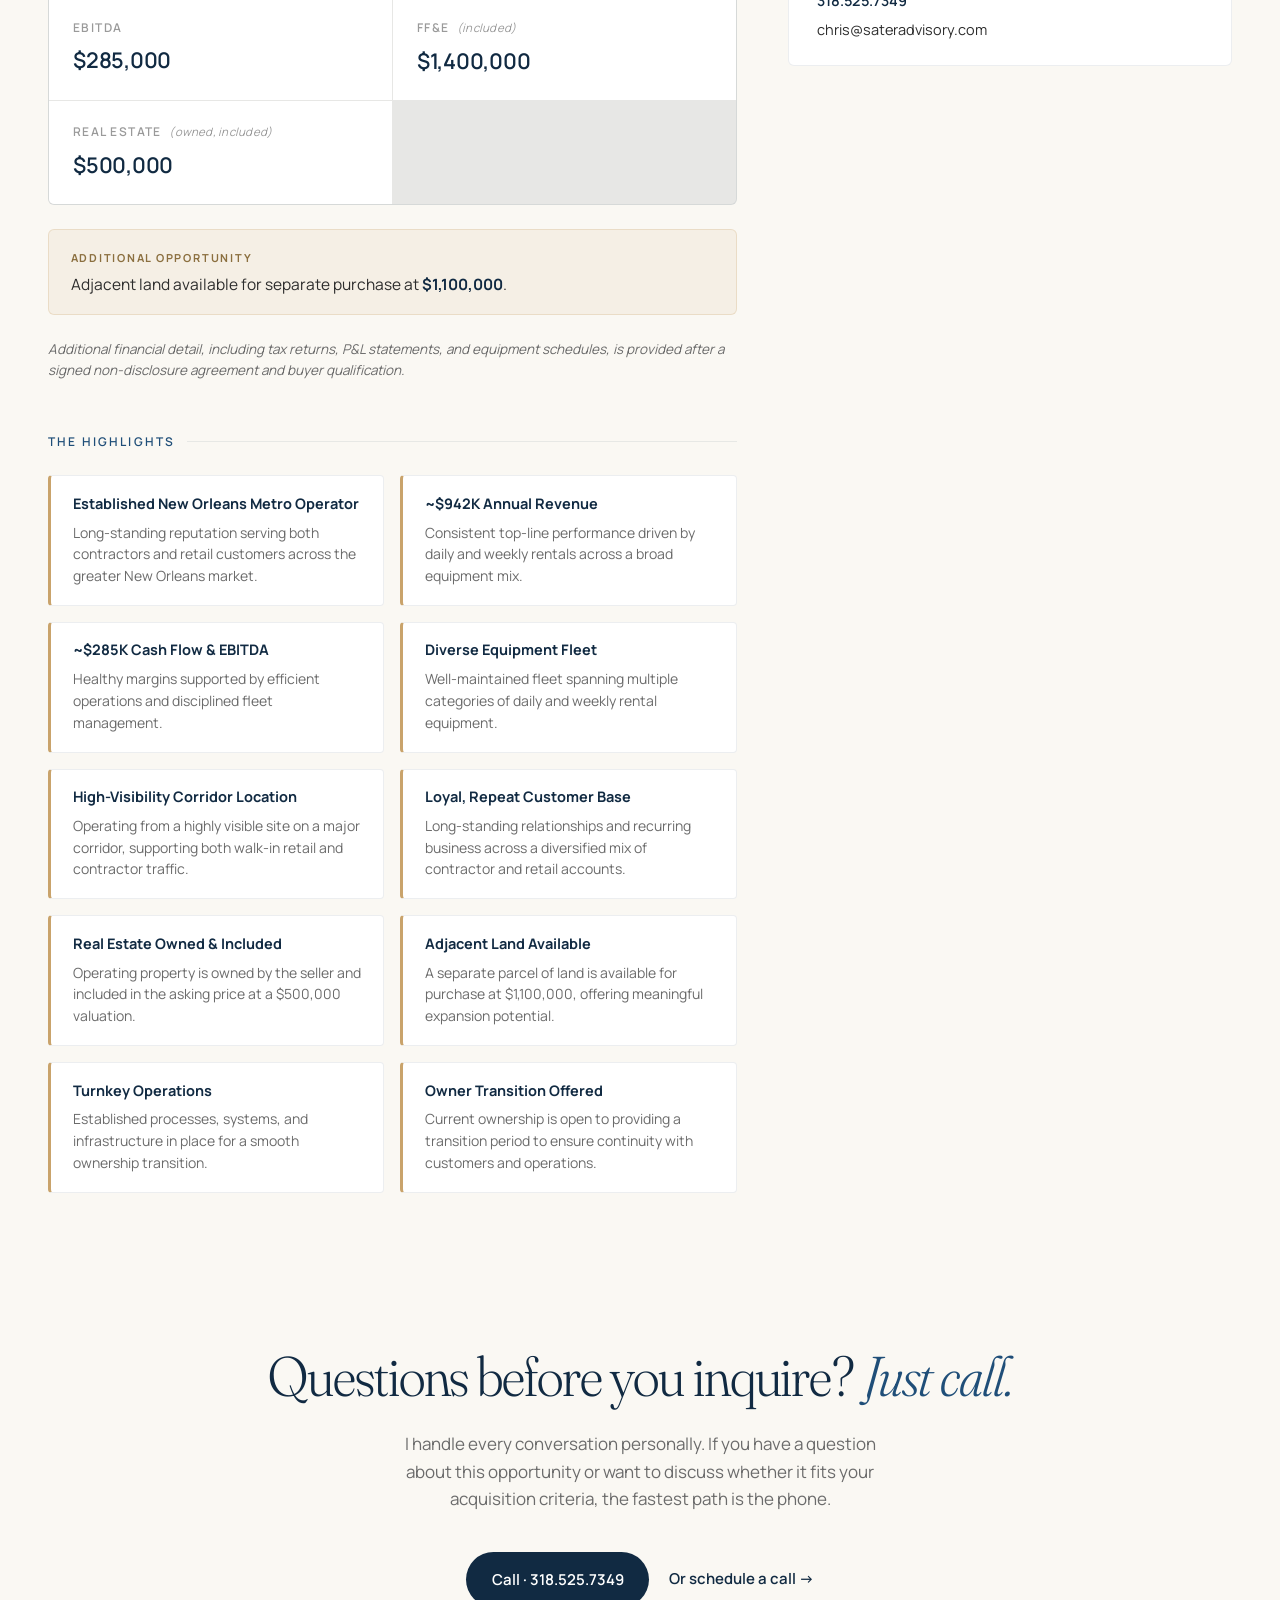
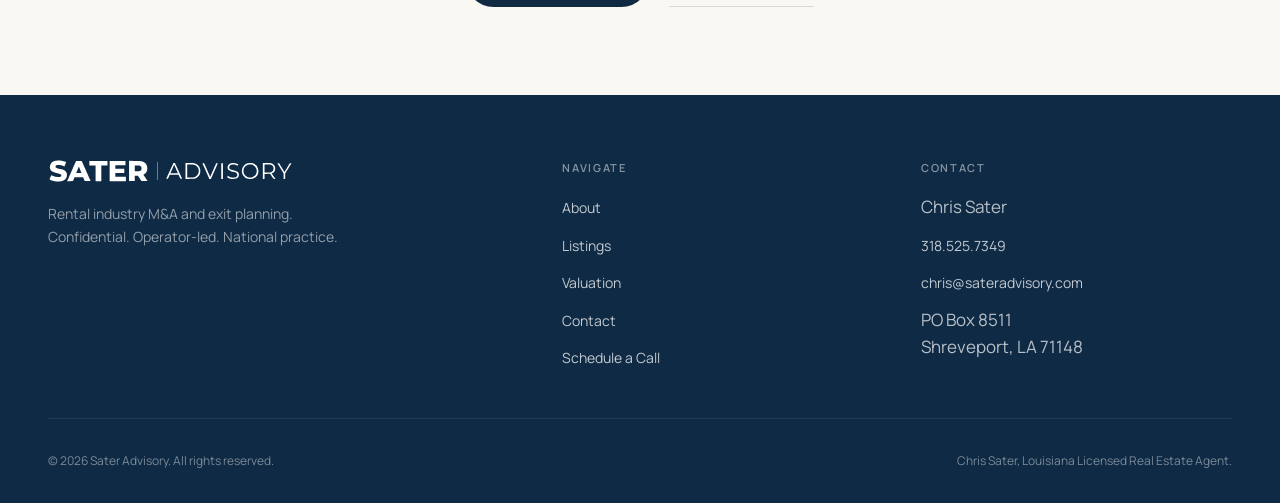
<file: listing-equipment-rental-new-orleans.html>
<!DOCTYPE html>
<html lang="en">
<head>
  <meta charset="UTF-8">
  <meta name="viewport" content="width=device-width, initial-scale=1.0">
  <title>Equipment Rental Business · New Orleans Metro — Sater Advisory</title>
  <meta name="description" content="Established equipment rental business available for acquisition in the New Orleans metro market. Confidential listing. ~$942K revenue, real estate included.">

  <link rel="preconnect" href="https://fonts.googleapis.com">
  <link rel="preconnect" href="https://fonts.gstatic.com" crossorigin>
  <link href="https://fonts.googleapis.com/css2?family=Fraunces:ital,opsz,wght,SOFT@0,9..144,300..900,0..100;1,9..144,300..900,0..100&family=Manrope:wght@300;400;500;600;700&display=swap" rel="stylesheet">
  <link rel="stylesheet" href="styles.css">
  <!-- Privacy-friendly analytics by Plausible -->
  <script async src="https://plausible.io/js/pa-tFDTpZ6Ew75LzjVfN3DDI.js"></script>
  <script>
    window.plausible=window.plausible||function(){(plausible.q=plausible.q||[]).push(arguments)},plausible.init=plausible.init||function(i){plausible.o=i||{}};
    plausible.init()
  </script>
</head>
<body>

  <header class="site-header">
    <div class="nav-container">
      <a href="/" class="logo" aria-label="Sater Advisory home">
        <img src="images/sater-logo.svg" alt="Sater Advisory">
      </a>
      <nav class="primary-nav" aria-label="Primary">
        <a href="/about">About</a>
        <a href="/listings" aria-current="page">Listings</a>
        <a href="/valuation">Valuation</a>
        <a href="/contact">Contact</a>
      </nav>
      <a href="/contact" class="nav-cta">Schedule a Call</a>
      <button class="mobile-menu-toggle" aria-label="Open menu" aria-expanded="false" aria-controls="mobile-menu">
        <span class="hamburger-line"></span>
        <span class="hamburger-line"></span>
        <span class="hamburger-line"></span>
      </button>
    </div>
  </header>

  <main>

    <!-- LISTING HERO -->
    <section class="listing-hero">
      <div class="container">
        <a href="/listings" class="listing-back">← All listings</a>
        <div class="listing-hero-content">
          <div class="listing-status-row">
            <div class="listing-status">
              <span class="status-dot"></span>
              <span class="status-label">Available</span>
            </div>
            <div class="listing-segment">Equipment Rental · New Orleans Metro</div>
          </div>
          <h1 class="listing-title">
            Established Equipment Rental Business
          </h1>
          <p class="listing-subtitle">
            <em>New Orleans Metro &nbsp;·&nbsp; ~$942K Revenue &nbsp;·&nbsp; Real Estate Included</em>
          </p>
          <p class="listing-tagline">
            Strong revenue base with growth opportunity. Diverse fleet, loyal customer base, and a highly visible major-corridor location.
          </p>
        </div>
      </div>
    </section>

    <!-- LISTING DETAIL -->
    <section class="listing-detail">
      <div class="container">
        <div class="listing-grid">

          <!-- LEFT: BODY + HIGHLIGHTS + FINANCIALS -->
          <div class="listing-body">

            <!-- BUSINESS DESCRIPTION -->
            <div class="listing-block">
              <div class="block-eyebrow">Business description</div>
              <div class="listing-prose">
                <p>This is a rare opportunity to acquire a well-established equipment rental business serving the greater New Orleans market. The company has built a strong reputation over time by providing dependable service to both contractors and retail customers, supported by a diverse fleet of equipment and a highly visible location within a major corridor.</p>

                <p>The business generates consistent annual revenue and cash flow, with operations centered around daily and weekly rentals across a broad range of equipment categories. The current ownership has developed a loyal customer base and repeat business relationships, creating a solid foundation for continued success.</p>

                <p>The asset base includes a well-maintained fleet of rental equipment, along with supporting infrastructure and systems necessary to operate efficiently. The business is positioned as a turnkey opportunity for a new owner, with established processes already in place.</p>

                <p>There is meaningful upside for a buyer looking to grow the business. Opportunities include expanding the fleet mix, increasing utilization rates, enhancing marketing efforts, and capturing additional market share within the surrounding metro area. A strategic buyer or operator with industry experience may also identify synergies and efficiencies that can further improve performance.</p>

                <p>The current ownership is open to providing a transition period to support a smooth handoff and ensure continuity with customers and operations.</p>

                <p>This opportunity is best suited for an individual operator, existing rental company, or strategic buyer seeking to establish or expand a presence in a strong regional market.</p>
              </div>
            </div>

            <!-- FINANCIAL SUMMARY -->
            <div class="listing-block">
              <div class="block-eyebrow">Financial summary</div>
              <div class="financial-grid">
                <div class="financial-item financial-item--lead">
                  <div class="financial-label">Asking Price</div>
                  <div class="financial-value">$1,400,000</div>
                </div>
                <div class="financial-item">
                  <div class="financial-label">Annual Revenue</div>
                  <div class="financial-value">$942,000</div>
                </div>
                <div class="financial-item">
                  <div class="financial-label">Cash Flow</div>
                  <div class="financial-value">$285,000</div>
                </div>
                <div class="financial-item">
                  <div class="financial-label">EBITDA</div>
                  <div class="financial-value">$285,000</div>
                </div>
                <div class="financial-item">
                  <div class="financial-label">FF&amp;E <span class="financial-note">(included)</span></div>
                  <div class="financial-value">$1,400,000</div>
                </div>
                <div class="financial-item">
                  <div class="financial-label">Real Estate <span class="financial-note">(owned, included)</span></div>
                  <div class="financial-value">$500,000</div>
                </div>
              </div>

              <div class="financial-callout">
                <div class="financial-callout-label">Additional opportunity</div>
                <div class="financial-callout-body">
                  Adjacent land available for separate purchase at <strong>$1,100,000</strong>.
                </div>
              </div>

              <p class="financial-fine">
                Additional financial detail, including tax returns, P&amp;L statements, and equipment schedules, is provided after a signed non-disclosure agreement and buyer qualification.
              </p>
            </div>

            <!-- HIGHLIGHTS -->
            <div class="listing-block">
              <div class="block-eyebrow">The highlights</div>
              <div class="highlights-grid">
                <div class="highlight-card">
                  <div class="highlight-title">Established New Orleans Metro Operator</div>
                  <div class="highlight-body">Long-standing reputation serving both contractors and retail customers across the greater New Orleans market.</div>
                </div>
                <div class="highlight-card">
                  <div class="highlight-title">~$942K Annual Revenue</div>
                  <div class="highlight-body">Consistent top-line performance driven by daily and weekly rentals across a broad equipment mix.</div>
                </div>
                <div class="highlight-card">
                  <div class="highlight-title">~$285K Cash Flow &amp; EBITDA</div>
                  <div class="highlight-body">Healthy margins supported by efficient operations and disciplined fleet management.</div>
                </div>
                <div class="highlight-card">
                  <div class="highlight-title">Diverse Equipment Fleet</div>
                  <div class="highlight-body">Well-maintained fleet spanning multiple categories of daily and weekly rental equipment.</div>
                </div>
                <div class="highlight-card">
                  <div class="highlight-title">High-Visibility Corridor Location</div>
                  <div class="highlight-body">Operating from a highly visible site on a major corridor, supporting both walk-in retail and contractor traffic.</div>
                </div>
                <div class="highlight-card">
                  <div class="highlight-title">Loyal, Repeat Customer Base</div>
                  <div class="highlight-body">Long-standing relationships and recurring business across a diversified mix of contractor and retail accounts.</div>
                </div>
                <div class="highlight-card">
                  <div class="highlight-title">Real Estate Owned &amp; Included</div>
                  <div class="highlight-body">Operating property is owned by the seller and included in the asking price at a $500,000 valuation.</div>
                </div>
                <div class="highlight-card">
                  <div class="highlight-title">Adjacent Land Available</div>
                  <div class="highlight-body">A separate parcel of land is available for purchase at $1,100,000, offering meaningful expansion potential.</div>
                </div>
                <div class="highlight-card">
                  <div class="highlight-title">Turnkey Operations</div>
                  <div class="highlight-body">Established processes, systems, and infrastructure in place for a smooth ownership transition.</div>
                </div>
                <div class="highlight-card">
                  <div class="highlight-title">Owner Transition Offered</div>
                  <div class="highlight-body">Current ownership is open to providing a transition period to ensure continuity with customers and operations.</div>
                </div>
              </div>
            </div>

          </div>

          <!-- RIGHT: INQUIRY FORM SIDEBAR -->
          <aside class="listing-sidebar">
            <div class="inquiry-form-wrap">
              <div class="inquiry-form-header">
                <h2 class="inquiry-form-title">Request Information</h2>
                <p class="inquiry-form-sub">
                  Complete the form to receive the NDA and full details on this listing.
                </p>
              </div>

              <form
                name="listing-inquiry"
                method="POST"
                action="/listing-thank-you"
                data-netlify="true"
                netlify-honeypot="bot-field"
                class="inquiry-form"
              >
                <input type="hidden" name="form-name" value="listing-inquiry" />
                <input type="hidden" name="listing" value="Equipment Rental — New Orleans Metro" />
                <p class="honeypot">
                  <label>Don't fill this out if you're human: <input name="bot-field" /></label>
                </p>

                <div class="form-field form-field--dark">
                  <label for="fullName">Full name <span class="req">*</span></label>
                  <input type="text" id="fullName" name="fullName" required autocomplete="name" placeholder="Your full name">
                </div>

                <div class="form-field form-field--dark">
                  <label for="email">Email address <span class="req">*</span></label>
                  <input type="email" id="email" name="email" required autocomplete="email" placeholder="your@email.com">
                </div>

                <div class="form-field form-field--dark">
                  <label for="phone">Phone number <span class="req">*</span></label>
                  <input type="tel" id="phone" name="phone" required autocomplete="tel" placeholder="(000) 000-0000">
                </div>

                <div class="form-field form-field--dark">
                  <label for="buyerType">Buyer type <span class="req">*</span></label>
                  <select id="buyerType" name="buyerType" required>
                    <option value="">Select one</option>
                    <option value="Individual / Owner-Operator">Individual / Owner-Operator</option>
                    <option value="Strategic Buyer (Existing Rental Company)">Strategic Buyer (Existing Rental Company)</option>
                    <option value="Financial Buyer (PE / Investment Firm)">Financial Buyer (PE / Investment Firm)</option>
                    <option value="Family Office">Family Office</option>
                    <option value="Other">Other</option>
                  </select>
                </div>

                <div class="form-field form-field--dark">
                  <label for="message">Message <span class="opt">(optional)</span></label>
                  <textarea id="message" name="message" rows="4" placeholder="Tell us about your background and interest..."></textarea>
                </div>

                <div class="form-submit">
                  <button type="submit" class="btn-gold btn-block">Request NDA &amp; Full Details</button>
                  <p class="inquiry-form-fine">
                    Your inquiry is completely confidential.
                  </p>
                </div>
              </form>
            </div>

            <div class="inquiry-broker-card">
              <div class="broker-name">Chris Sater</div>
              <div class="broker-title">Business Broker · M&amp;A Advisor</div>
              <div class="broker-creds">Rental Operator</div>
              <div class="broker-divider"></div>
              <div class="broker-contact">
                <a href="tel:3185257349"><strong>318.525.7349</strong></a>
                <a href="mailto:chris@sateradvisory.com">chris@sateradvisory.com</a>
              </div>
            </div>
          </aside>

        </div>
      </div>
    </section>

    <!-- FINAL CTA -->
    <section class="cta-final">
      <div class="container">
        <h2 class="cta-final-headline">
          Questions before you inquire? <em>Just call.</em>
        </h2>
        <p class="cta-final-sub">
          I handle every conversation personally. If you have a question about this opportunity or want to discuss whether it fits your acquisition criteria, the fastest path is the phone.
        </p>
        <div class="cta-final-buttons">
          <a href="tel:3185257349" class="btn-primary">Call · 318.525.7349</a>
          <a href="/contact" class="btn-secondary">Or schedule a call →</a>
        </div>
      </div>
    </section>

  </main>

  <footer class="site-footer">
    <div class="container">
      <div class="footer-grid">
        <div class="footer-logo">
          <img src="images/sater-logo-white.svg" alt="Sater Advisory">
          <p class="footer-desc">
            Rental industry M&amp;A and exit planning. Confidential. Operator-led. National practice.
          </p>
        </div>

        <div class="footer-col">
          <h4>Navigate</h4>
          <ul>
            <li><a href="/about">About</a></li>
            <li><a href="/listings">Listings</a></li>
            <li><a href="/valuation">Valuation</a></li>
            <li><a href="/contact">Contact</a></li>
            <li><a href="/contact">Schedule a Call</a></li>
          </ul>
        </div>

        <div class="footer-col">
          <h4>Contact</h4>
          <ul>
            <li>Chris Sater</li>
            <li><a href="tel:3185257349">318.525.7349</a></li>
            <li><a href="mailto:chris@sateradvisory.com">chris@sateradvisory.com</a></li>
            <li>PO Box 8511<br>Shreveport, LA 71148</li>
          </ul>
        </div>
      </div>

      <div class="footer-bottom">
        <div>&copy; 2026 Sater Advisory. All rights reserved.</div>
        <div>Chris Sater, Louisiana Licensed Real Estate Agent.</div>
      </div>
    </div>
  </footer>

  <!-- Mobile menu overlay -->
  <div class="mobile-menu" id="mobile-menu" aria-hidden="true" role="dialog" aria-label="Mobile navigation">
    <div class="mobile-menu-inner">
      <div class="mobile-menu-top">
        <button class="mobile-menu-close" aria-label="Close menu">
          <span></span>
          <span></span>
        </button>
      </div>
      <nav class="mobile-menu-nav" aria-label="Mobile primary">
        <a href="/about">About</a>
        <a href="/listings" aria-current="page">Listings</a>
        <a href="/valuation">Valuation</a>
        <a href="/contact">Contact</a>
      </nav>
      <div class="mobile-menu-footer">
        <a href="/contact" class="mobile-menu-cta">Schedule a Discovery Call</a>
        <div class="mobile-menu-contact">
          <a href="tel:3185257349"><strong>318.525.7349</strong></a>
          <a href="mailto:chris@sateradvisory.com">chris@sateradvisory.com</a>
        </div>
      </div>
    </div>
  </div>

  <script src="script.js" defer></script>

</body>
</html>
</file>
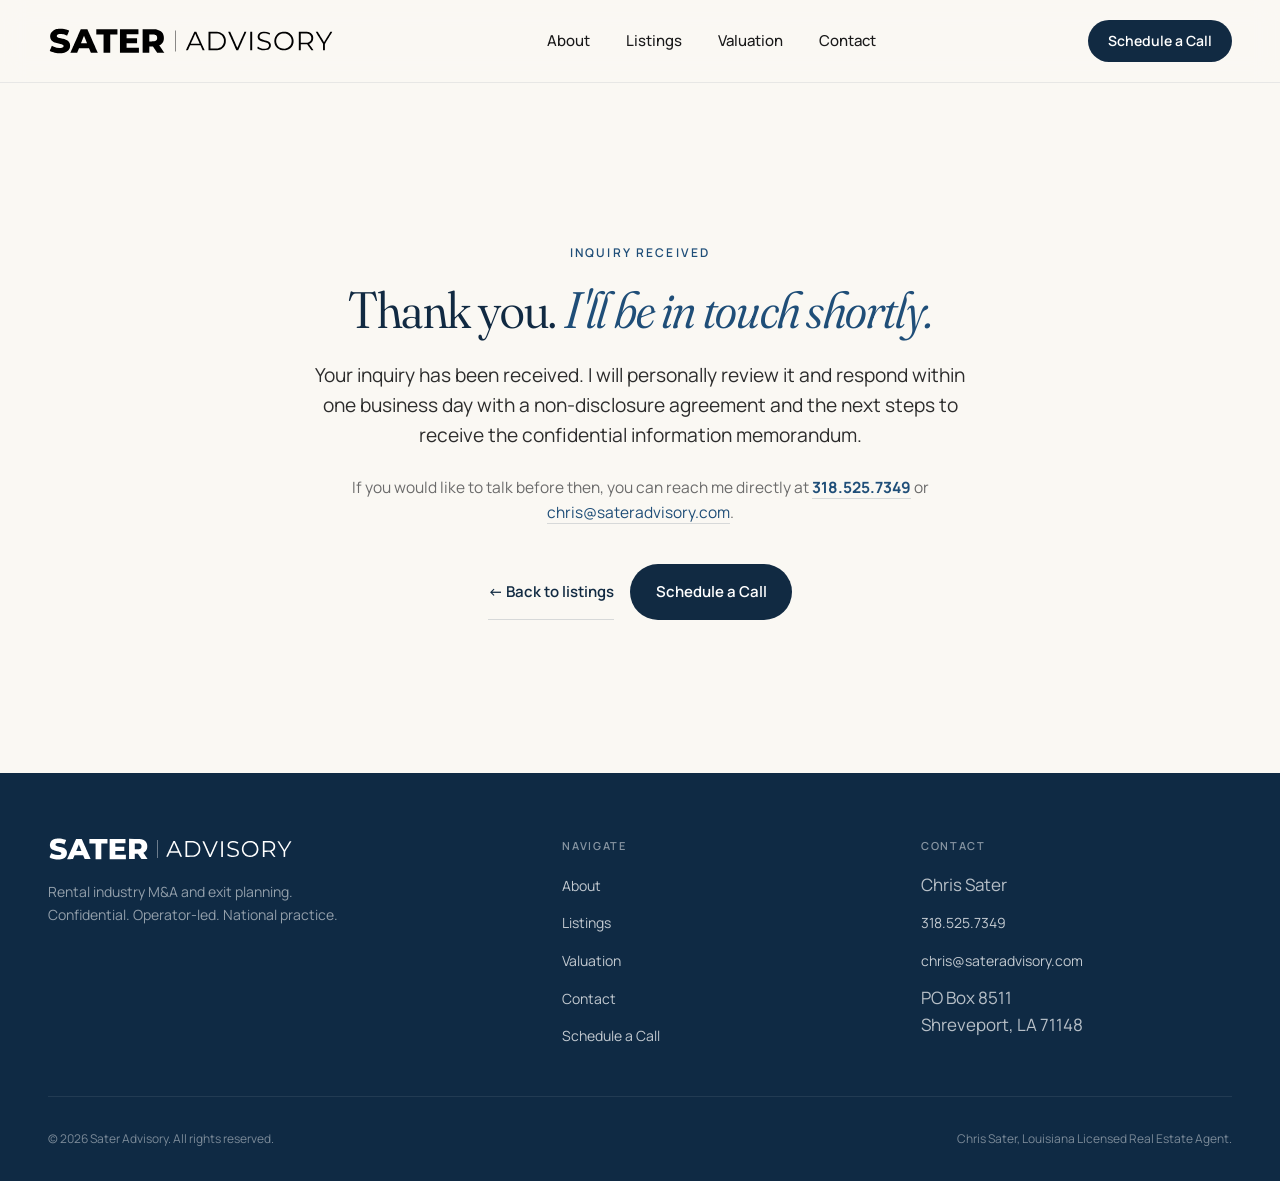
<file: listing-thank-you.html>
<!DOCTYPE html>
<html lang="en">
<head>
  <meta charset="UTF-8">
  <meta name="viewport" content="width=device-width, initial-scale=1.0">
  <title>Inquiry Received — Sater Advisory</title>
  <meta name="description" content="Your listing inquiry has been received. Chris Sater will respond within 1 business day with the NDA and next steps.">

  <link rel="preconnect" href="https://fonts.googleapis.com">
  <link rel="preconnect" href="https://fonts.gstatic.com" crossorigin>
  <link href="https://fonts.googleapis.com/css2?family=Fraunces:ital,opsz,wght,SOFT@0,9..144,300..900,0..100;1,9..144,300..900,0..100&family=Manrope:wght@300;400;500;600;700&display=swap" rel="stylesheet">
  <link rel="stylesheet" href="styles.css">
  <!-- Privacy-friendly analytics by Plausible -->
  <script async src="https://plausible.io/js/pa-tFDTpZ6Ew75LzjVfN3DDI.js"></script>
  <script>
    window.plausible=window.plausible||function(){(plausible.q=plausible.q||[]).push(arguments)},plausible.init=plausible.init||function(i){plausible.o=i||{}};
    plausible.init()
  </script>
</head>
<body>

  <header class="site-header">
    <div class="nav-container">
      <a href="/" class="logo" aria-label="Sater Advisory home">
        <img src="images/sater-logo.svg" alt="Sater Advisory">
      </a>
      <nav class="primary-nav" aria-label="Primary">
        <a href="/about">About</a>
        <a href="/listings">Listings</a>
        <a href="/valuation">Valuation</a>
        <a href="/contact">Contact</a>
      </nav>
      <a href="/contact" class="nav-cta">Schedule a Call</a>
      <button class="mobile-menu-toggle" aria-label="Open menu" aria-expanded="false" aria-controls="mobile-menu">
        <span class="hamburger-line"></span>
        <span class="hamburger-line"></span>
        <span class="hamburger-line"></span>
      </button>
    </div>
  </header>

  <main>
    <section class="thanks-section">
      <div class="container">
        <div class="thanks-card">
          <div class="eyebrow">Inquiry received</div>
          <h1 class="display-lg">
            Thank you. <em>I'll be in touch shortly.</em>
          </h1>
          <p class="lede">
            Your inquiry has been received. I will personally review it and respond within one business day with a non-disclosure agreement and the next steps to receive the confidential information memorandum.
          </p>
          <p class="thanks-detail">
            If you would like to talk before then, you can reach me directly at <a href="tel:3185257349"><strong>318.525.7349</strong></a> or <a href="mailto:chris@sateradvisory.com">chris@sateradvisory.com</a>.
          </p>
          <div class="thanks-cta">
            <a href="/listings" class="btn-secondary">← Back to listings</a>
            <a href="/contact" class="btn-primary">Schedule a Call</a>
          </div>
        </div>
      </div>
    </section>
  </main>

  <footer class="site-footer">
    <div class="container">
      <div class="footer-grid">
        <div class="footer-logo">
          <img src="images/sater-logo-white.svg" alt="Sater Advisory">
          <p class="footer-desc">
            Rental industry M&amp;A and exit planning. Confidential. Operator-led. National practice.
          </p>
        </div>

        <div class="footer-col">
          <h4>Navigate</h4>
          <ul>
            <li><a href="/about">About</a></li>
            <li><a href="/listings">Listings</a></li>
            <li><a href="/valuation">Valuation</a></li>
            <li><a href="/contact">Contact</a></li>
            <li><a href="/contact">Schedule a Call</a></li>
          </ul>
        </div>

        <div class="footer-col">
          <h4>Contact</h4>
          <ul>
            <li>Chris Sater</li>
            <li><a href="tel:3185257349">318.525.7349</a></li>
            <li><a href="mailto:chris@sateradvisory.com">chris@sateradvisory.com</a></li>
            <li>PO Box 8511<br>Shreveport, LA 71148</li>
          </ul>
        </div>
      </div>

      <div class="footer-bottom">
        <div>&copy; 2026 Sater Advisory. All rights reserved.</div>
        <div>Chris Sater, Louisiana Licensed Real Estate Agent.</div>
      </div>
    </div>
  </footer>

  <!-- Mobile menu overlay -->
  <div class="mobile-menu" id="mobile-menu" aria-hidden="true" role="dialog" aria-label="Mobile navigation">
    <div class="mobile-menu-inner">
      <div class="mobile-menu-top">
        <button class="mobile-menu-close" aria-label="Close menu">
          <span></span>
          <span></span>
        </button>
      </div>
      <nav class="mobile-menu-nav" aria-label="Mobile primary">
        <a href="/about">About</a>
        <a href="/listings">Listings</a>
        <a href="/valuation">Valuation</a>
        <a href="/contact">Contact</a>
      </nav>
      <div class="mobile-menu-footer">
        <a href="/contact" class="mobile-menu-cta">Schedule a Discovery Call</a>
        <div class="mobile-menu-contact">
          <a href="tel:3185257349"><strong>318.525.7349</strong></a>
          <a href="mailto:chris@sateradvisory.com">chris@sateradvisory.com</a>
        </div>
      </div>
    </div>
  </div>

  <script src="script.js" defer></script>

</body>
</html>
</file>
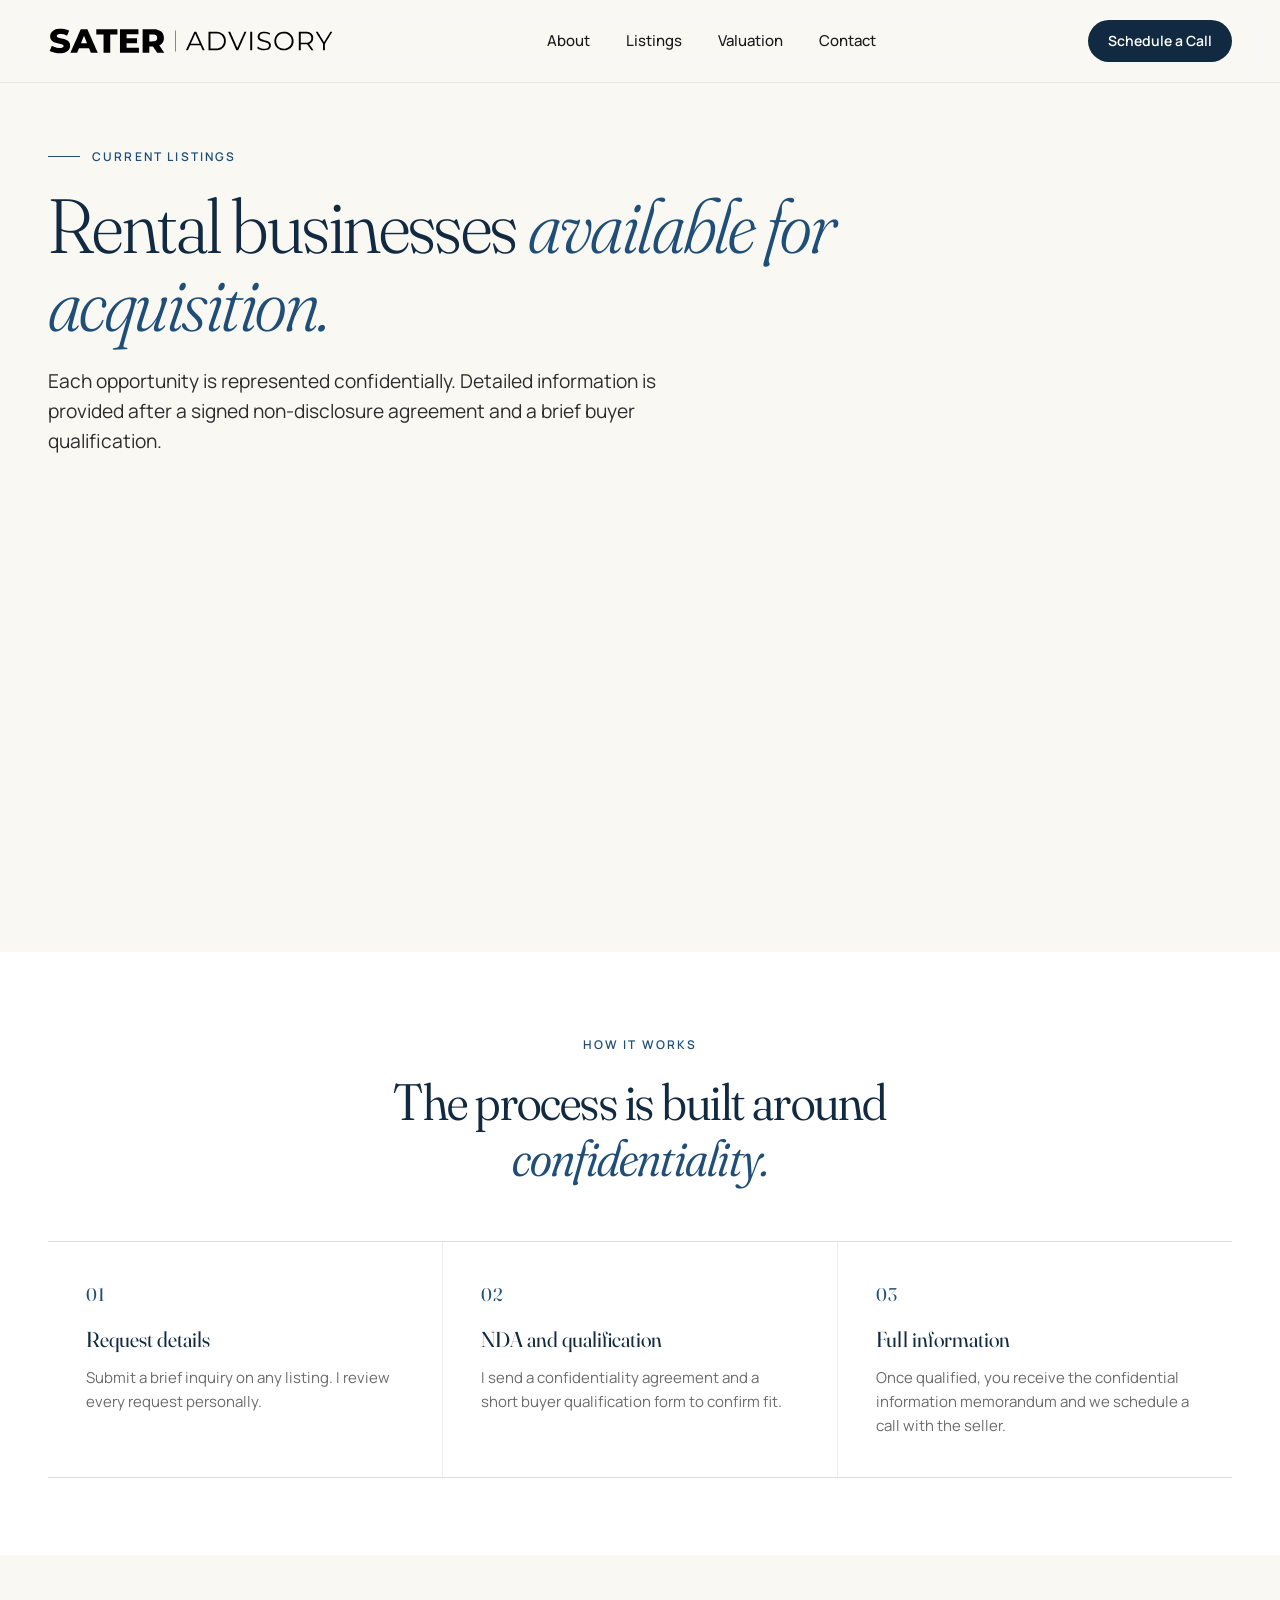
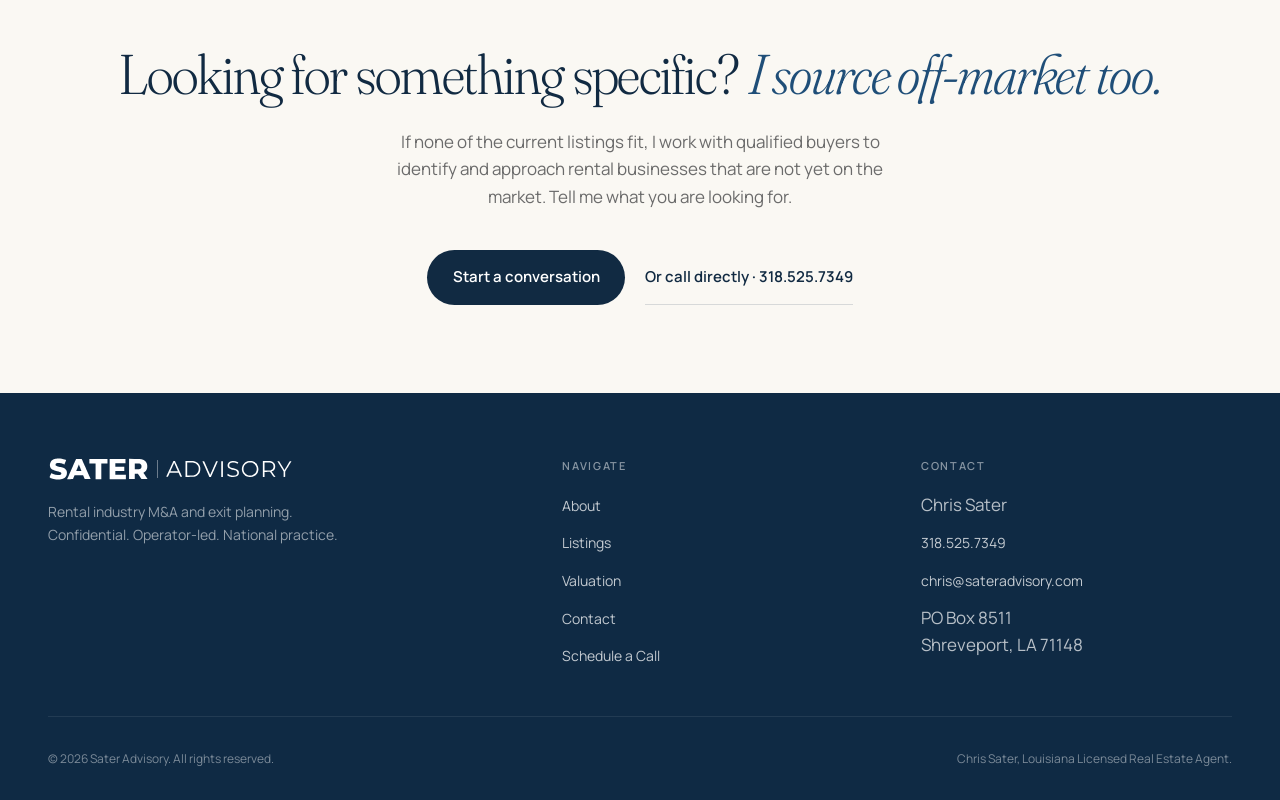
<file: listings.html>
<!DOCTYPE html>
<html lang="en">
<head>
  <meta charset="UTF-8">
  <meta name="viewport" content="width=device-width, initial-scale=1.0">
  <title>Current Listings — Sater Advisory</title>
  <meta name="description" content="Confidential rental industry businesses available for acquisition. Operator-led, national practice.">

  <link rel="preconnect" href="https://fonts.googleapis.com">
  <link rel="preconnect" href="https://fonts.gstatic.com" crossorigin>
  <link href="https://fonts.googleapis.com/css2?family=Fraunces:ital,opsz,wght,SOFT@0,9..144,300..900,0..100;1,9..144,300..900,0..100&family=Manrope:wght@300;400;500;600;700&display=swap" rel="stylesheet">
  <link rel="stylesheet" href="styles.css">
  <!-- Privacy-friendly analytics by Plausible -->
  <script async src="https://plausible.io/js/pa-tFDTpZ6Ew75LzjVfN3DDI.js"></script>
  <script>
    window.plausible=window.plausible||function(){(plausible.q=plausible.q||[]).push(arguments)},plausible.init=plausible.init||function(i){plausible.o=i||{}};
    plausible.init()
  </script>

  <style>
    /* Tupelo marketplace embed — scoped to listings page */
    .tupelo-marketplace-wrap { min-height: 320px; }
    .tupelo-marketplace-wrap tupelo-marketplace { display: block; width: 100%; }
    .tupelo-fallback {
      font-family: var(--font-sans);
      color: var(--text-muted);
      background: var(--bg-white);
      border: 1px solid var(--border-subtle);
      border-radius: 14px;
      padding: 2rem;
      text-align: center;
    }
    .tupelo-fallback a { color: var(--navy-primary); font-weight: 600; }
  </style>
</head>
<body>

  <header class="site-header">
    <div class="nav-container">
      <a href="/" class="logo" aria-label="Sater Advisory home">
        <img src="images/sater-logo.svg" alt="Sater Advisory">
      </a>
      <nav class="primary-nav" aria-label="Primary">
        <a href="/about">About</a>
        <a href="/listings" aria-current="page">Listings</a>
        <a href="/valuation">Valuation</a>
        <a href="/contact">Contact</a>
      </nav>
      <a href="/contact" class="nav-cta">Schedule a Call</a>
      <button class="mobile-menu-toggle" aria-label="Open menu" aria-expanded="false" aria-controls="mobile-menu">
        <span class="hamburger-line"></span>
        <span class="hamburger-line"></span>
        <span class="hamburger-line"></span>
      </button>
    </div>
  </header>

  <main>

    <!-- LISTINGS HERO -->
    <section class="listings-hero">
      <div class="container">
        <div class="listings-hero-content">
          <div class="eyebrow">Current listings</div>
          <h1 class="display-xl">
            Rental businesses <em>available for acquisition.</em>
          </h1>
          <p class="lede">
            Each opportunity is represented confidentially. Detailed information is provided after a signed non-disclosure agreement and a brief buyer qualification.
          </p>
        </div>
      </div>
    </section>

    <!-- LISTINGS — powered by Tupelo marketplace -->
    <section class="listings-section">
      <div class="container">
        <div class="tupelo-marketplace-wrap">
          <tupelo-marketplace organization-id="cmrtgxpg40000jpti67ak7r0b"></tupelo-marketplace>
          <noscript>
            <p class="tupelo-fallback">
              Current listings load in your browser. Please enable JavaScript, or contact Chris Sater at
              <a href="tel:3185257349">318.525.7349</a> to discuss available opportunities.
            </p>
          </noscript>
        </div>
      </div>
    </section>

    <!-- HOW LISTINGS WORK -->
    <section class="section section--white">
      <div class="container">
        <div class="how-listings">
          <div class="how-listings-header">
            <div class="eyebrow">How it works</div>
            <h2 class="display-lg">
              The process is built around <em>confidentiality.</em>
            </h2>
          </div>
          <div class="how-listings-grid">
            <div class="how-step">
              <div class="how-step-num">01</div>
              <h3 class="how-step-title">Request details</h3>
              <p class="how-step-body">
                Submit a brief inquiry on any listing. I review every request personally.
              </p>
            </div>
            <div class="how-step">
              <div class="how-step-num">02</div>
              <h3 class="how-step-title">NDA and qualification</h3>
              <p class="how-step-body">
                I send a confidentiality agreement and a short buyer qualification form to confirm fit.
              </p>
            </div>
            <div class="how-step">
              <div class="how-step-num">03</div>
              <h3 class="how-step-title">Full information</h3>
              <p class="how-step-body">
                Once qualified, you receive the confidential information memorandum and we schedule a call with the seller.
              </p>
            </div>
          </div>
        </div>
      </div>
    </section>

    <!-- FINAL CTA -->
    <section class="cta-final">
      <div class="container">
        <h2 class="cta-final-headline">
          Looking for something specific? <em>I source off-market too.</em>
        </h2>
        <p class="cta-final-sub">
          If none of the current listings fit, I work with qualified buyers to identify and approach rental businesses that are not yet on the market. Tell me what you are looking for.
        </p>
        <div class="cta-final-buttons">
          <a href="/contact" class="btn-primary">Start a conversation</a>
          <a href="tel:3185257349" class="btn-secondary">Or call directly · 318.525.7349</a>
        </div>
      </div>
    </section>

  </main>

  <footer class="site-footer">
    <div class="container">
      <div class="footer-grid">
        <div class="footer-logo">
          <img src="images/sater-logo-white.svg" alt="Sater Advisory">
          <p class="footer-desc">
            Rental industry M&amp;A and exit planning. Confidential. Operator-led. National practice.
          </p>
        </div>

        <div class="footer-col">
          <h4>Navigate</h4>
          <ul>
            <li><a href="/about">About</a></li>
            <li><a href="/listings">Listings</a></li>
            <li><a href="/valuation">Valuation</a></li>
            <li><a href="/contact">Contact</a></li>
            <li><a href="/contact">Schedule a Call</a></li>
          </ul>
        </div>

        <div class="footer-col">
          <h4>Contact</h4>
          <ul>
            <li>Chris Sater</li>
            <li><a href="tel:3185257349">318.525.7349</a></li>
            <li><a href="mailto:chris@sateradvisory.com">chris@sateradvisory.com</a></li>
            <li>PO Box 8511<br>Shreveport, LA 71148</li>
          </ul>
        </div>
      </div>

      <div class="footer-bottom">
        <div>&copy; 2026 Sater Advisory. All rights reserved.</div>
        <div>Chris Sater, Louisiana Licensed Real Estate Agent.</div>
      </div>
    </div>
  </footer>

  <!-- Mobile menu overlay -->
  <div class="mobile-menu" id="mobile-menu" aria-hidden="true" role="dialog" aria-label="Mobile navigation">
    <div class="mobile-menu-inner">
      <div class="mobile-menu-top">
        <button class="mobile-menu-close" aria-label="Close menu">
          <span></span>
          <span></span>
        </button>
      </div>
      <nav class="mobile-menu-nav" aria-label="Mobile primary">
        <a href="/about">About</a>
        <a href="/listings" aria-current="page">Listings</a>
        <a href="/valuation">Valuation</a>
        <a href="/contact">Contact</a>
      </nav>
      <div class="mobile-menu-footer">
        <a href="/contact" class="mobile-menu-cta">Schedule a Discovery Call</a>
        <div class="mobile-menu-contact">
          <a href="tel:3185257349"><strong>318.525.7349</strong></a>
          <a href="mailto:chris@sateradvisory.com">chris@sateradvisory.com</a>
        </div>
      </div>
    </div>
  </div>

  <!-- Tupelo marketplace widget -->
  <script src="https://crm.tupelosmb.com/widgets/marketplace/index.js" defer></script>
  <script src="script.js" defer></script>

</body>
</html>
</file>
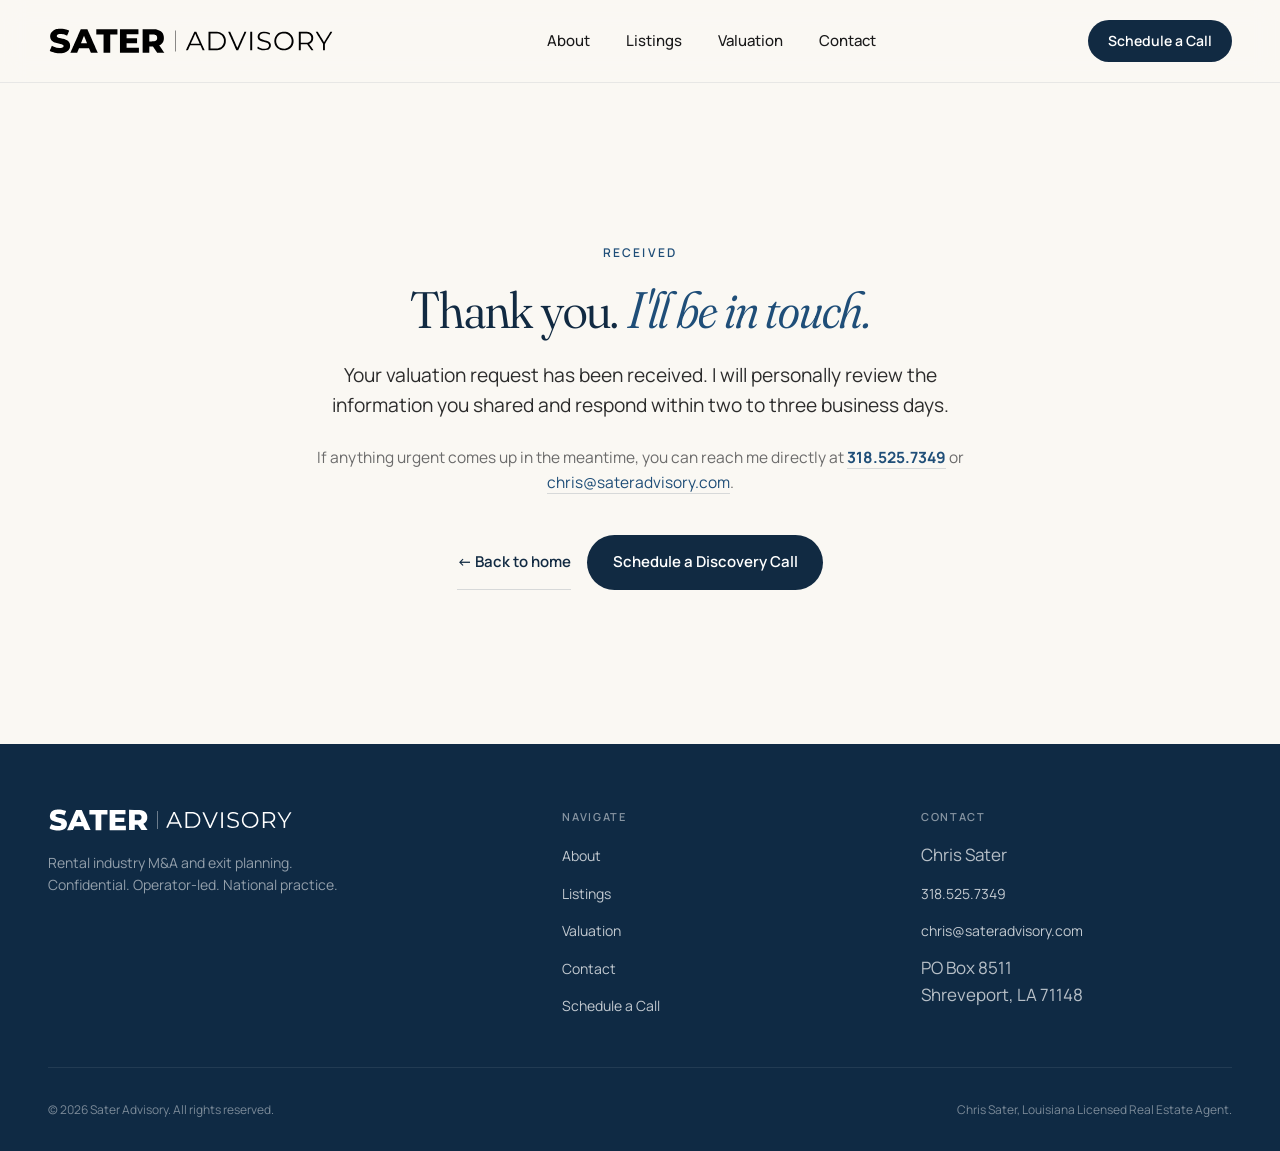
<file: thank-you.html>
<!DOCTYPE html>
<html lang="en">
<head>
  <meta charset="UTF-8">
  <meta name="viewport" content="width=device-width, initial-scale=1.0">
  <title>Thank you — Sater Advisory</title>
  <meta name="description" content="Your valuation request has been received. Chris Sater will respond within 2-3 business days.">

  <link rel="preconnect" href="https://fonts.googleapis.com">
  <link rel="preconnect" href="https://fonts.gstatic.com" crossorigin>
  <link href="https://fonts.googleapis.com/css2?family=Fraunces:ital,opsz,wght,SOFT@0,9..144,300..900,0..100;1,9..144,300..900,0..100&family=Manrope:wght@300;400;500;600;700&display=swap" rel="stylesheet">
  <link rel="stylesheet" href="styles.css">
  <!-- Privacy-friendly analytics by Plausible -->
  <script async src="https://plausible.io/js/pa-tFDTpZ6Ew75LzjVfN3DDI.js"></script>
  <script>
    window.plausible=window.plausible||function(){(plausible.q=plausible.q||[]).push(arguments)},plausible.init=plausible.init||function(i){plausible.o=i||{}};
    plausible.init()
  </script>
</head>
<body>

  <header class="site-header">
    <div class="nav-container">
      <a href="/" class="logo" aria-label="Sater Advisory home">
        <img src="images/sater-logo.svg" alt="Sater Advisory">
      </a>
      <nav class="primary-nav" aria-label="Primary">
        <a href="/about">About</a>
        <a href="/listings">Listings</a>
        <a href="/valuation">Valuation</a>
        <a href="/contact">Contact</a>
      </nav>
      <a href="/contact" class="nav-cta">Schedule a Call</a>
      <button class="mobile-menu-toggle" aria-label="Open menu" aria-expanded="false" aria-controls="mobile-menu">
        <span class="hamburger-line"></span>
        <span class="hamburger-line"></span>
        <span class="hamburger-line"></span>
      </button>
    </div>
  </header>

  <main>
    <section class="thanks-section">
      <div class="container">
        <div class="thanks-card">
          <div class="eyebrow">Received</div>
          <h1 class="display-lg">
            Thank you. <em>I'll be in touch.</em>
          </h1>
          <p class="lede">
            Your valuation request has been received. I will personally review the information you shared and respond within two to three business days.
          </p>
          <p class="thanks-detail">
            If anything urgent comes up in the meantime, you can reach me directly at <a href="tel:3185257349"><strong>318.525.7349</strong></a> or <a href="mailto:chris@sateradvisory.com">chris@sateradvisory.com</a>.
          </p>
          <div class="thanks-cta">
            <a href="/" class="btn-secondary">← Back to home</a>
            <a href="/contact" class="btn-primary">Schedule a Discovery Call</a>
          </div>
        </div>
      </div>
    </section>
  </main>

  <footer class="site-footer">
    <div class="container">
      <div class="footer-grid">
        <div class="footer-logo">
          <img src="images/sater-logo-white.svg" alt="Sater Advisory">
          <p class="footer-desc">
            Rental industry M&amp;A and exit planning. Confidential. Operator-led. National practice.
          </p>
        </div>

        <div class="footer-col">
          <h4>Navigate</h4>
          <ul>
            <li><a href="/about">About</a></li>
            <li><a href="/listings">Listings</a></li>
            <li><a href="/valuation">Valuation</a></li>
            <li><a href="/contact">Contact</a></li>
            <li><a href="/contact">Schedule a Call</a></li>
          </ul>
        </div>

        <div class="footer-col">
          <h4>Contact</h4>
          <ul>
            <li>Chris Sater</li>
            <li><a href="tel:3185257349">318.525.7349</a></li>
            <li><a href="mailto:chris@sateradvisory.com">chris@sateradvisory.com</a></li>
            <li>PO Box 8511<br>Shreveport, LA 71148</li>
          </ul>
        </div>
      </div>

      <div class="footer-bottom">
        <div>&copy; 2026 Sater Advisory. All rights reserved.</div>
        <div>Chris Sater, Louisiana Licensed Real Estate Agent.</div>
      </div>
    </div>
  </footer>

  <!-- Mobile menu overlay -->
  <div class="mobile-menu" id="mobile-menu" aria-hidden="true" role="dialog" aria-label="Mobile navigation">
    <div class="mobile-menu-inner">
      <div class="mobile-menu-top">
        <button class="mobile-menu-close" aria-label="Close menu">
          <span></span>
          <span></span>
        </button>
      </div>
      <nav class="mobile-menu-nav" aria-label="Mobile primary">
        <a href="/about">About</a>
        <a href="/listings">Listings</a>
        <a href="/valuation">Valuation</a>
        <a href="/contact">Contact</a>
      </nav>
      <div class="mobile-menu-footer">
        <a href="/contact" class="mobile-menu-cta">Schedule a Discovery Call</a>
        <div class="mobile-menu-contact">
          <a href="tel:3185257349"><strong>318.525.7349</strong></a>
          <a href="mailto:chris@sateradvisory.com">chris@sateradvisory.com</a>
        </div>
      </div>
    </div>
  </div>

  <script src="script.js" defer></script>

</body>
</html>
</file>
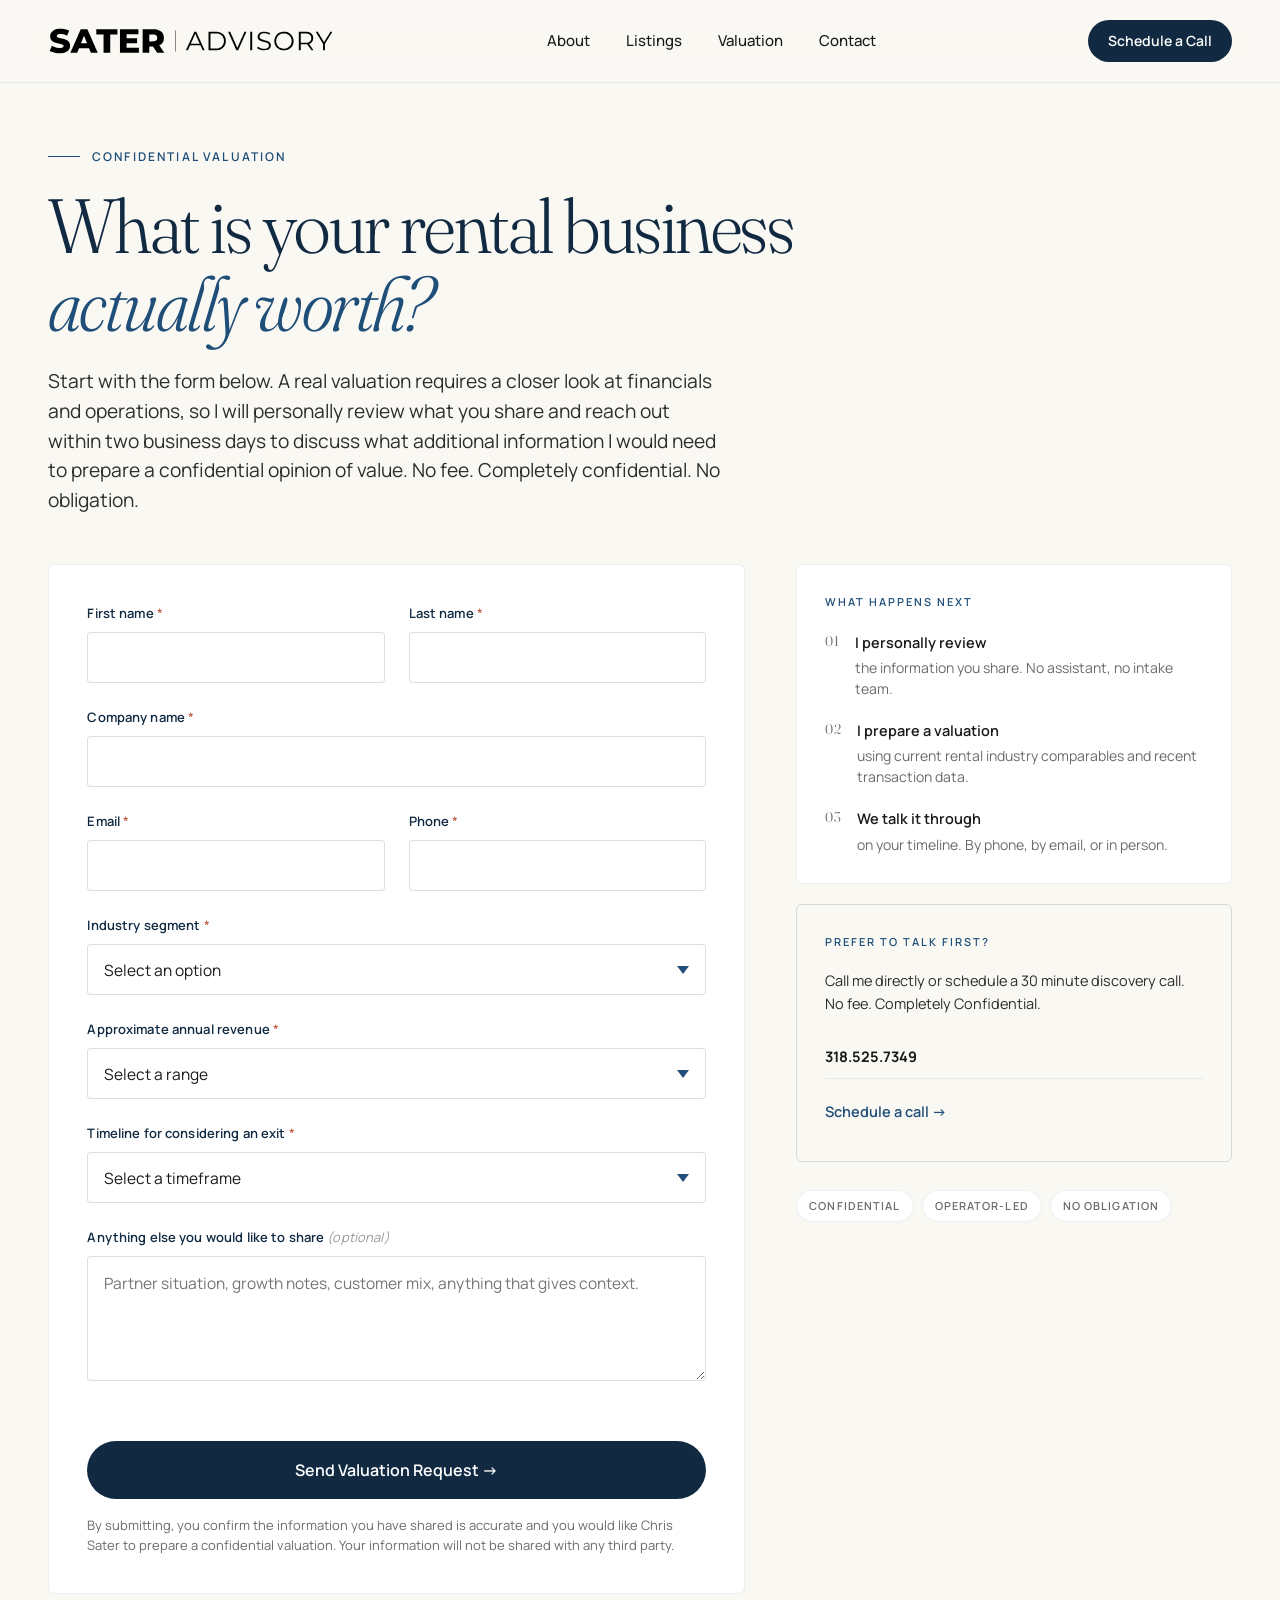
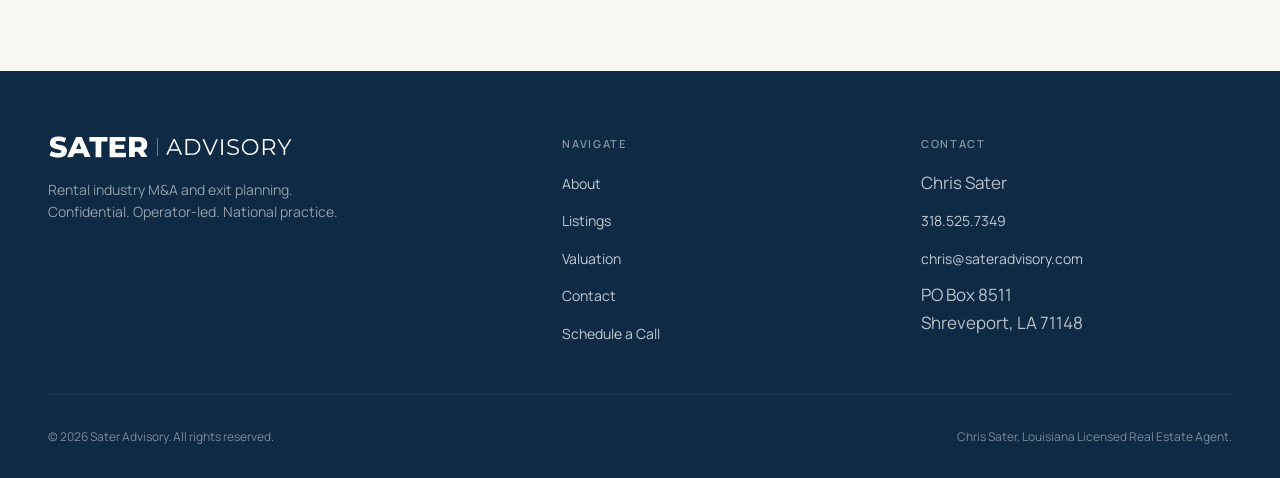
<file: valuation.html>
<!DOCTYPE html>
<html lang="en">
<head>
  <meta charset="UTF-8">
  <meta name="viewport" content="width=device-width, initial-scale=1.0">
  <title>Confidential Valuation — Sater Advisory</title>
  <meta name="description" content="Request a confidential valuation for your rental business. Personally prepared by Chris Sater. Response within 2-3 business days.">

  <link rel="preconnect" href="https://fonts.googleapis.com">
  <link rel="preconnect" href="https://fonts.gstatic.com" crossorigin>
  <link href="https://fonts.googleapis.com/css2?family=Fraunces:ital,opsz,wght,SOFT@0,9..144,300..900,0..100;1,9..144,300..900,0..100&family=Manrope:wght@300;400;500;600;700&display=swap" rel="stylesheet">
  <link rel="stylesheet" href="styles.css">
  <!-- Privacy-friendly analytics by Plausible -->
  <script async src="https://plausible.io/js/pa-tFDTpZ6Ew75LzjVfN3DDI.js"></script>
  <script>
    window.plausible=window.plausible||function(){(plausible.q=plausible.q||[]).push(arguments)},plausible.init=plausible.init||function(i){plausible.o=i||{}};
    plausible.init()
  </script>
</head>
<body>

  <header class="site-header">
    <div class="nav-container">
      <a href="/" class="logo" aria-label="Sater Advisory home">
        <img src="images/sater-logo.svg" alt="Sater Advisory">
      </a>
      <nav class="primary-nav" aria-label="Primary">
        <a href="/about">About</a>
        <a href="/listings">Listings</a>
        <a href="/valuation" aria-current="page">Valuation</a>
        <a href="/contact">Contact</a>
      </nav>
      <a href="/contact" class="nav-cta">Schedule a Call</a>
      <button class="mobile-menu-toggle" aria-label="Open menu" aria-expanded="false" aria-controls="mobile-menu">
        <span class="hamburger-line"></span>
        <span class="hamburger-line"></span>
        <span class="hamburger-line"></span>
      </button>
    </div>
  </header>

  <main>

    <!-- VALUATION HERO -->
    <section class="val-hero">
      <div class="container">
        <div class="val-hero-content">
          <div class="eyebrow">Confidential valuation</div>
          <h1 class="display-xl">
            What is your rental business <em>actually worth?</em>
          </h1>
          <p class="lede">
            Start with the form below. A real valuation requires a closer look at financials and operations, so I will personally review what you share and reach out within two business days to discuss what additional information I would need to prepare a confidential opinion of value. No fee. Completely confidential. No obligation.
          </p>
        </div>
      </div>
    </section>

    <!-- FORM SECTION -->
    <section class="val-form-section">
      <div class="container">
        <div class="val-grid">

          <!-- FORM -->
          <div class="val-form-wrap">
            <form
              name="valuation"
              method="POST"
              action="/thank-you"
              data-netlify="true"
              netlify-honeypot="bot-field"
              class="val-form"
            >
              <input type="hidden" name="form-name" value="valuation" />
              <p class="honeypot">
                <label>Don't fill this out if you're human: <input name="bot-field" /></label>
              </p>

              <div class="form-row form-row--two">
                <div class="form-field">
                  <label for="firstName">First name <span class="req">*</span></label>
                  <input type="text" id="firstName" name="firstName" required autocomplete="given-name">
                </div>
                <div class="form-field">
                  <label for="lastName">Last name <span class="req">*</span></label>
                  <input type="text" id="lastName" name="lastName" required autocomplete="family-name">
                </div>
              </div>

              <div class="form-field">
                <label for="company">Company name <span class="req">*</span></label>
                <input type="text" id="company" name="company" required autocomplete="organization">
              </div>

              <div class="form-row form-row--two">
                <div class="form-field">
                  <label for="email">Email <span class="req">*</span></label>
                  <input type="email" id="email" name="email" required autocomplete="email">
                </div>
                <div class="form-field">
                  <label for="phone">Phone <span class="req">*</span></label>
                  <input type="tel" id="phone" name="phone" required autocomplete="tel">
                </div>
              </div>

              <div class="form-field">
                <label for="segment">Industry segment <span class="req">*</span></label>
                <select id="segment" name="segment" required>
                  <option value="">Select an option</option>
                  <option value="Event Rental">Event Rental</option>
                  <option value="Construction Equipment Rental">Construction Equipment Rental</option>
                  <option value="Tool & General Rental">Tool &amp; General Rental</option>
                  <option value="Specialty Rental">Specialty Rental</option>
                  <option value="Other">Other</option>
                </select>
              </div>

              <div class="form-field">
                <label for="revenue">Approximate annual revenue <span class="req">*</span></label>
                <select id="revenue" name="revenue" required>
                  <option value="">Select a range</option>
                  <option value="Under $1M">Under $1M</option>
                  <option value="$1M - $2.5M">$1M – $2.5M</option>
                  <option value="$2.5M - $5M">$2.5M – $5M</option>
                  <option value="$5M - $10M">$5M – $10M</option>
                  <option value="$10M - $25M">$10M – $25M</option>
                  <option value="$25M+">$25M+</option>
                </select>
              </div>

              <div class="form-field">
                <label for="timeline">Timeline for considering an exit <span class="req">*</span></label>
                <select id="timeline" name="timeline" required>
                  <option value="">Select a timeframe</option>
                  <option value="Within 6 months">Within 6 months</option>
                  <option value="6 to 12 months">6 to 12 months</option>
                  <option value="1 to 2 years">1 to 2 years</option>
                  <option value="2 to 5 years">2 to 5 years</option>
                  <option value="Just exploring">Just exploring / not sure yet</option>
                </select>
              </div>

              <div class="form-field">
                <label for="notes">Anything else you would like to share <span class="opt">(optional)</span></label>
                <textarea id="notes" name="notes" rows="4" placeholder="Partner situation, growth notes, customer mix, anything that gives context."></textarea>
              </div>

              <div class="form-field form-field--recaptcha">
                <div data-netlify-recaptcha="true"></div>
              </div>
              
              <div class="form-submit">
                <button type="submit" class="btn-primary btn-block">Send Valuation Request →</button>
                <p class="form-fineprint">
                  By submitting, you confirm the information you have shared is accurate and you would like Chris Sater to prepare a confidential valuation. Your information will not be shared with any third party.
                </p>
              </div>
            </form>
          </div>

          <!-- SIDEBAR -->
          <aside class="val-sidebar">
            <div class="side-card">
              <div class="side-eyebrow">What happens next</div>
              <ol class="side-steps">
                <li>
                  <span class="step-num">01</span>
                  <div>
                    <strong>I personally review</strong>
                    <span>the information you share. No assistant, no intake team.</span>
                  </div>
                </li>
                <li>
                  <span class="step-num">02</span>
                  <div>
                    <strong>I prepare a valuation</strong>
                    <span>using current rental industry comparables and recent transaction data.</span>
                  </div>
                </li>
                <li>
                  <span class="step-num">03</span>
                  <div>
                    <strong>We talk it through</strong>
                    <span>on your timeline. By phone, by email, or in person.</span>
                  </div>
                </li>
              </ol>
            </div>

            <div class="side-card side-card--quiet">
              <div class="side-eyebrow">Prefer to talk first?</div>
              <p>Call me directly or schedule a 30 minute discovery call. No fee. Completely Confidential.</p>
              <div class="side-actions">
                <a href="tel:3185257349" class="side-link">
                  <strong>318.525.7349</strong>
                </a>
                <a href="/contact" class="side-link side-link--alt">Schedule a call →</a>
              </div>
            </div>

            <div class="side-trust">
              <span class="trust-pill">Confidential</span>
              <span class="trust-pill">Operator-led</span>
              <span class="trust-pill">No obligation</span>
            </div>
          </aside>

        </div>
      </div>
    </section>

  </main>

  <footer class="site-footer">
    <div class="container">
      <div class="footer-grid">
        <div class="footer-logo">
          <img src="images/sater-logo-white.svg" alt="Sater Advisory">
          <p class="footer-desc">
            Rental industry M&amp;A and exit planning. Confidential. Operator-led. National practice.
          </p>
        </div>

        <div class="footer-col">
          <h4>Navigate</h4>
          <ul>
            <li><a href="/about">About</a></li>
            <li><a href="/listings">Listings</a></li>
            <li><a href="/valuation">Valuation</a></li>
            <li><a href="/contact">Contact</a></li>
            <li><a href="/contact">Schedule a Call</a></li>
          </ul>
        </div>

        <div class="footer-col">
          <h4>Contact</h4>
          <ul>
            <li>Chris Sater</li>
            <li><a href="tel:3185257349">318.525.7349</a></li>
            <li><a href="mailto:chris@sateradvisory.com">chris@sateradvisory.com</a></li>
            <li>PO Box 8511<br>Shreveport, LA 71148</li>
          </ul>
        </div>
      </div>

      <div class="footer-bottom">
        <div>&copy; 2026 Sater Advisory. All rights reserved.</div>
        <div>Chris Sater, Louisiana Licensed Real Estate Agent.</div>
      </div>
    </div>
  </footer>

  <!-- Mobile menu overlay -->
  <div class="mobile-menu" id="mobile-menu" aria-hidden="true" role="dialog" aria-label="Mobile navigation">
    <div class="mobile-menu-inner">
      <div class="mobile-menu-top">
        <button class="mobile-menu-close" aria-label="Close menu">
          <span></span>
          <span></span>
        </button>
      </div>
      <nav class="mobile-menu-nav" aria-label="Mobile primary">
        <a href="/about">About</a>
        <a href="/listings">Listings</a>
        <a href="/valuation" aria-current="page">Valuation</a>
        <a href="/contact">Contact</a>
      </nav>
      <div class="mobile-menu-footer">
        <a href="/contact" class="mobile-menu-cta">Schedule a Discovery Call</a>
        <div class="mobile-menu-contact">
          <a href="tel:3185257349"><strong>318.525.7349</strong></a>
          <a href="mailto:chris@sateradvisory.com">chris@sateradvisory.com</a>
        </div>
      </div>
    </div>
  </div>

  <script src="script.js" defer></script>

</body>
</html>
</file>
<file: styles.css>
/* ============================================================
   SATER ADVISORY — DESIGN SYSTEM
   ============================================================ */

:root {
  /* Palette */
  --bg-cream: #FAF8F3;
  --bg-white: #FFFFFF;
  --bg-deep: #0F2A44;
  --navy-primary: #1F4E78;
  --navy-deep: #112A42;
  --navy-muted: #4A6D8A;
  --text-dark: #1A1A1A;
  --text-body: #2C2C2C;
  --text-muted: #6B6B6B;
  --text-faint: #9A9A9A;
  --border-subtle: rgba(17, 42, 66, 0.08);
  --border-medium: rgba(17, 42, 66, 0.15);
  --accent-rust: #B85838;

  /* Type */
  --font-display: 'Fraunces', Georgia, serif;
  --font-sans: 'Manrope', -apple-system, BlinkMacSystemFont, sans-serif;

  /* Layout */
  --max-w: 1280px;
  --gutter: clamp(1.25rem, 4vw, 3rem);
  --header-h: 80px;
}

/* ============================================================
   RESET + BASE
   ============================================================ */

*, *::before, *::after { box-sizing: border-box; margin: 0; padding: 0; }

html { scroll-behavior: smooth; -webkit-text-size-adjust: 100%; }

body {
  font-family: var(--font-sans);
  font-size: 17px;
  line-height: 1.6;
  color: var(--text-body);
  background: var(--bg-cream);
  -webkit-font-smoothing: antialiased;
  -moz-osx-font-smoothing: grayscale;
  text-rendering: optimizeLegibility;
}

img { max-width: 100%; height: auto; display: block; }

a { color: inherit; text-decoration: none; }

button { font-family: inherit; cursor: pointer; border: none; background: none; }

/* ============================================================
   TYPOGRAPHY
   ============================================================ */

.display-xl {
  font-family: var(--font-display);
  font-weight: 300;
  font-size: clamp(2.75rem, 6vw, 5rem);
  line-height: 1.02;
  letter-spacing: -0.02em;
  color: var(--navy-deep);
  font-variation-settings: "opsz" 144, "SOFT" 50;
}

.display-xl em {
  font-style: italic;
  font-weight: 300;
  color: var(--navy-primary);
}

.display-lg {
  font-family: var(--font-display);
  font-weight: 350;
  font-size: clamp(2rem, 4vw, 3.25rem);
  line-height: 1.08;
  letter-spacing: -0.015em;
  color: var(--navy-deep);
  font-variation-settings: "opsz" 144, "SOFT" 50;
}

.display-lg em {
  font-style: italic;
  color: var(--navy-primary);
}

.eyebrow {
  font-family: var(--font-sans);
  font-size: 12px;
  font-weight: 600;
  text-transform: uppercase;
  letter-spacing: 0.18em;
  color: var(--navy-primary);
  display: inline-block;
}

.lede {
  font-size: clamp(1.0625rem, 1.5vw, 1.25rem);
  line-height: 1.55;
  color: var(--text-body);
  max-width: 56ch;
}

.muted { color: var(--text-muted); }

/* ============================================================
   LAYOUT
   ============================================================ */

.container {
  width: 100%;
  max-width: var(--max-w);
  margin: 0 auto;
  padding-left: var(--gutter);
  padding-right: var(--gutter);
}

.section {
  padding-block: clamp(3rem, 6vw, 5.5rem);
  position: relative;
}

.section--white {
  background: var(--bg-white);
}

.section--navy {
  background: var(--bg-deep);
  color: rgba(255, 255, 255, 0.85);
}

.section--navy .display-lg,
.section--navy .display-xl {
  color: rgba(255, 255, 255, 0.95);
}

.section--navy .display-lg em {
  color: #C9A36B;
}

.section--navy .eyebrow {
  color: #C9A36B;
}

/* ============================================================
   HEADER / NAV
   ============================================================ */

.site-header {
  position: sticky;
  top: 0;
  z-index: 50;
  background: rgba(250, 248, 243, 0.92);
  backdrop-filter: blur(12px);
  -webkit-backdrop-filter: blur(12px);
  border-bottom: 1px solid var(--border-subtle);
}

.nav-container {
  max-width: var(--max-w);
  margin: 0 auto;
  padding: 1.25rem var(--gutter);
  display: flex;
  align-items: center;
  justify-content: space-between;
  gap: 2rem;
}

.logo img {
  height: 28px;
  width: auto;
}

.primary-nav {
  display: flex;
  gap: 2.25rem;
  align-items: center;
}

.primary-nav a {
  font-size: 15px;
  font-weight: 500;
  color: var(--text-dark);
  transition: color 0.2s ease;
  position: relative;
}

.primary-nav a:hover {
  color: var(--navy-primary);
}

.nav-cta {
  font-size: 14px;
  font-weight: 600;
  background: var(--navy-deep);
  color: white !important;
  padding: 0.625rem 1.25rem;
  border-radius: 999px;
  transition: background 0.2s ease, transform 0.2s ease;
}

.nav-cta:hover {
  background: var(--navy-primary);
  transform: translateY(-1px);
}

/* ============================================================
   HERO
   ============================================================ */

.hero {
  padding-top: clamp(2.5rem, 6vw, 4.5rem);
  padding-bottom: clamp(3rem, 7vw, 5.5rem);
  overflow: hidden;
}

.hero-grid {
  display: grid;
  grid-template-columns: 1.15fr 1fr;
  gap: clamp(2.5rem, 6vw, 6rem);
  align-items: center;
}

.hero-content > * + * {
  margin-top: 1.5rem;
}

.hero-content .eyebrow {
  margin-bottom: 1.25rem;
  display: flex;
  align-items: center;
  gap: 0.75rem;
}

.hero-content .eyebrow::before {
  content: '';
  width: 32px;
  height: 1px;
  background: var(--navy-primary);
  display: inline-block;
}

.hero-ctas {
  display: flex;
  gap: 1rem;
  flex-wrap: wrap;
  margin-top: 2.25rem;
}

.btn-primary {
  display: inline-flex;
  align-items: center;
  gap: 0.5rem;
  background: var(--navy-deep);
  color: white;
  padding: 0.95rem 1.6rem;
  font-size: 15px;
  font-weight: 600;
  border-radius: 999px;
  transition: background 0.2s ease, transform 0.2s ease;
}

.btn-primary:hover {
  background: var(--navy-primary);
  transform: translateY(-1px);
}

.btn-secondary {
  display: inline-flex;
  align-items: center;
  gap: 0.5rem;
  color: var(--navy-deep);
  padding: 0.95rem 0.25rem;
  font-size: 15px;
  font-weight: 600;
  transition: color 0.2s ease, gap 0.2s ease;
  border-bottom: 1px solid var(--border-medium);
  border-radius: 0;
  padding: 0.95rem 0;
}

.btn-secondary:hover {
  color: var(--navy-primary);
  gap: 0.75rem;
}

.hero-image {
  position: relative;
  aspect-ratio: 4 / 5;
  overflow: hidden;
  border-radius: 4px;
}

.hero-image img {
  width: 100%;
  height: 100%;
  object-fit: cover;
  object-position: center;
}

.hero-image::after {
  content: '';
  position: absolute;
  inset: 0;
  background: linear-gradient(180deg, transparent 50%, rgba(15, 42, 68, 0.15) 100%);
  pointer-events: none;
}

/* Hero credentials strip */
.hero-credentials {
  margin-top: clamp(3rem, 6vw, 4.5rem);
  padding-top: 2rem;
  border-top: 1px solid var(--border-subtle);
  display: flex;
  gap: 2.5rem;
  align-items: center;
  flex-wrap: wrap;
  font-size: 13px;
  color: var(--text-muted);
}

.hero-credentials strong {
  color: var(--text-dark);
  font-weight: 600;
}

/* ============================================================
   SERVICES (Three pillars)
   ============================================================ */

.services-header {
  display: grid;
  grid-template-columns: 1fr 1.4fr;
  gap: 3rem;
  align-items: end;
  margin-bottom: clamp(2rem, 4vw, 3.5rem);
}

.services-grid {
  display: grid;
  grid-template-columns: repeat(3, 1fr);
  gap: 1px;
  background: var(--border-subtle);
  border-top: 1px solid var(--border-subtle);
  border-bottom: 1px solid var(--border-subtle);
}

.service-card {
  background: var(--bg-white);
  padding: clamp(2rem, 3.5vw, 3rem);
  display: flex;
  flex-direction: column;
  gap: 1.25rem;
  min-height: 380px;
  position: relative;
  transition: background 0.3s ease;
}

.service-card:hover {
  background: #FFFCF6;
}

.service-num {
  font-family: var(--font-display);
  font-size: 14px;
  font-weight: 400;
  color: var(--navy-primary);
  letter-spacing: 0.05em;
}

.service-title {
  font-family: var(--font-display);
  font-size: 1.75rem;
  font-weight: 350;
  line-height: 1.1;
  color: var(--navy-deep);
  font-variation-settings: "opsz" 144;
}

.service-body {
  font-size: 15.5px;
  line-height: 1.6;
  color: var(--text-muted);
  flex: 1;
}

.service-link {
  font-size: 14px;
  font-weight: 600;
  color: var(--navy-primary);
  display: inline-flex;
  align-items: center;
  gap: 0.5rem;
  transition: gap 0.2s ease;
}

.service-card:hover .service-link {
  gap: 0.75rem;
}

/* ============================================================
   OPERATOR / WHY-ME SECTION
   ============================================================ */

.operator {
  background: var(--bg-deep);
  color: white;
  padding-block: clamp(3.5rem, 7vw, 6rem);
  position: relative;
  overflow: hidden;
}

.operator::before {
  content: '';
  position: absolute;
  inset: 0;
  background-image:
    radial-gradient(circle at 20% 30%, rgba(201, 163, 107, 0.06), transparent 40%),
    radial-gradient(circle at 80% 70%, rgba(31, 78, 120, 0.4), transparent 50%);
  pointer-events: none;
}

.operator-grid {
  display: grid;
  grid-template-columns: 1fr 1fr;
  gap: clamp(3rem, 6vw, 6rem);
  align-items: center;
  position: relative;
}

.operator .eyebrow {
  color: #C9A36B;
}

.operator-headline {
  font-family: var(--font-display);
  font-size: clamp(2rem, 4vw, 3.25rem);
  font-weight: 300;
  line-height: 1.1;
  letter-spacing: -0.015em;
  color: white;
  margin-block: 1.25rem 2rem;
  font-variation-settings: "opsz" 144, "SOFT" 50;
}

.operator-headline em {
  font-style: italic;
  color: #C9A36B;
}

.operator-body p {
  color: rgba(255, 255, 255, 0.78);
  font-size: 17px;
  line-height: 1.7;
}

.operator-body p + p {
  margin-top: 1.25rem;
}

.operator-creds {
  margin-top: 2.5rem;
  padding-top: 2rem;
  border-top: 1px solid rgba(255, 255, 255, 0.12);
  display: flex;
  gap: 1.25rem;
  flex-wrap: wrap;
}

.cred-pill {
  font-size: 12px;
  font-weight: 600;
  letter-spacing: 0.1em;
  text-transform: uppercase;
  color: rgba(255, 255, 255, 0.65);
  padding: 0.5rem 0.9rem;
  border: 1px solid rgba(255, 255, 255, 0.15);
  border-radius: 999px;
}

.operator-image {
  position: relative;
  aspect-ratio: 4 / 5;
  overflow: hidden;
  border-radius: 4px;
}

.operator-image img {
  width: 100%;
  height: 100%;
  object-fit: cover;
}

/* ============================================================
   QUOTE / EDITORIAL BLOCK
   ============================================================ */

.quote-block {
  padding-block: clamp(3.5rem, 6vw, 5.5rem);
  background: var(--bg-white);
}

.quote {
  max-width: 60ch;
  margin: 0 auto;
  text-align: center;
}

.quote-text {
  font-family: var(--font-display);
  font-size: clamp(1.5rem, 2.6vw, 2.25rem);
  font-weight: 300;
  line-height: 1.3;
  color: var(--navy-deep);
  letter-spacing: -0.01em;
  font-variation-settings: "opsz" 144, "SOFT" 100;
}

.quote-text em {
  font-style: italic;
  color: var(--navy-primary);
}

.quote-attr {
  margin-top: 2rem;
  display: inline-flex;
  flex-direction: column;
  align-items: center;
  gap: 0.4rem;
  font-size: 14px;
}

.quote-attr-name {
  font-weight: 600;
  color: var(--text-dark);
}

.quote-attr-title {
  color: var(--text-muted);
  font-size: 13px;
}

/* ============================================================
   INDUSTRY VISUAL STRIP
   ============================================================ */

.industry-strip {
  display: grid;
  grid-template-columns: repeat(4, 1fr);
  gap: 1px;
  background: var(--border-subtle);
  padding-block: 0;
}

.industry-strip-item {
  aspect-ratio: 1 / 1.1;
  overflow: hidden;
  background: var(--bg-cream);
}

.industry-strip-item img {
  width: 100%;
  height: 100%;
  object-fit: cover;
  transition: transform 0.6s cubic-bezier(0.25, 0.46, 0.45, 0.94);
}

.industry-strip-item:hover img {
  transform: scale(1.04);
}

/* ============================================================
   CTA FINAL
   ============================================================ */

.cta-final {
  padding-block: clamp(3.5rem, 7vw, 5.5rem);
  text-align: center;
  background: var(--bg-cream);
}

.cta-final-headline {
  font-family: var(--font-display);
  font-size: clamp(2rem, 4.5vw, 3.5rem);
  font-weight: 300;
  line-height: 1.1;
  letter-spacing: -0.02em;
  color: var(--navy-deep);
  margin-bottom: 1.5rem;
  font-variation-settings: "opsz" 144, "SOFT" 50;
}

.cta-final-headline em {
  font-style: italic;
  color: var(--navy-primary);
}

.cta-final-sub {
  font-size: 17px;
  color: var(--text-muted);
  max-width: 50ch;
  margin: 0 auto 2.5rem;
}

.cta-final-buttons {
  display: inline-flex;
  gap: 1.25rem;
  flex-wrap: wrap;
  justify-content: center;
}

.phone-link {
  display: block;
  margin-top: 1.75rem;
  font-size: 14px;
  color: var(--text-muted);
}

.phone-link a {
  color: var(--navy-primary);
  font-weight: 600;
}

/* ============================================================
   FOOTER
   ============================================================ */

.site-footer {
  background: var(--bg-deep);
  color: rgba(255, 255, 255, 0.7);
  padding-block: clamp(3rem, 5vw, 5rem) 2rem;
}

.footer-grid {
  display: grid;
  grid-template-columns: 1.5fr 1fr 1fr;
  gap: 3rem;
  margin-bottom: 3rem;
}

.footer-logo img {
  height: 24px;
  width: auto;
  margin-bottom: 1.25rem;
}

.footer-desc {
  font-size: 14px;
  color: rgba(255, 255, 255, 0.55);
  line-height: 1.6;
  max-width: 36ch;
}

.footer-col h4 {
  font-size: 11px;
  font-weight: 600;
  letter-spacing: 0.15em;
  text-transform: uppercase;
  color: rgba(255, 255, 255, 0.5);
  margin-bottom: 1rem;
}

.footer-col ul {
  list-style: none;
  display: flex;
  flex-direction: column;
  gap: 0.65rem;
}

.footer-col a {
  font-size: 14px;
  color: rgba(255, 255, 255, 0.75);
  transition: color 0.2s ease;
}

.footer-col a:hover {
  color: white;
}

.footer-bottom {
  border-top: 1px solid rgba(255, 255, 255, 0.08);
  padding-top: 2rem;
  display: flex;
  justify-content: space-between;
  align-items: center;
  flex-wrap: wrap;
  gap: 1rem;
  font-size: 12px;
  color: rgba(255, 255, 255, 0.45);
}

/* ============================================================
   RESPONSIVE
   ============================================================ */

@media (max-width: 900px) {
  .hero-grid {
    grid-template-columns: 1fr;
    gap: 3rem;
  }

  .hero-image {
    aspect-ratio: 16 / 11;
    order: -1;
  }

  .services-header {
    grid-template-columns: 1fr;
    gap: 1.5rem;
  }

  .services-grid {
    grid-template-columns: 1fr;
  }

  .operator-grid {
    grid-template-columns: 1fr;
  }

  .operator-image {
    aspect-ratio: 1 / 1;
  }

  .operator-image img {
    object-position: center top;
  }

  .industry-strip {
    grid-template-columns: repeat(2, 1fr);
  }

  .footer-grid {
    grid-template-columns: 1fr;
    gap: 2rem;
  }
}

/* ============================================================
   ABOUT PAGE
   ============================================================ */

.about-hero {
  padding-top: clamp(2.5rem, 6vw, 4rem);
  padding-bottom: clamp(2.5rem, 5vw, 4rem);
  background: var(--bg-cream);
}

.about-hero-grid {
  display: grid;
  grid-template-columns: 1.2fr 1fr;
  gap: clamp(2.5rem, 6vw, 5rem);
  align-items: center;
}

.about-hero-content > * + * {
  margin-top: 1.5rem;
}

.about-hero-content .eyebrow {
  display: flex;
  align-items: center;
  gap: 0.75rem;
  margin-bottom: 1.25rem;
}

.about-hero-content .eyebrow::before {
  content: '';
  width: 32px;
  height: 1px;
  background: var(--navy-primary);
  display: inline-block;
}

.about-meta {
  margin-top: 2.25rem;
  padding-top: 2rem;
  border-top: 1px solid var(--border-subtle);
  display: flex;
  flex-wrap: wrap;
  align-items: center;
  gap: 0.75rem;
  font-size: 14px;
  color: var(--text-muted);
  font-weight: 500;
}

.about-meta .sep {
  color: var(--text-faint);
}

.about-portrait {
  position: relative;
  aspect-ratio: 4 / 5;
  overflow: hidden;
  border-radius: 4px;
}

.about-portrait img {
  width: 100%;
  height: 100%;
  object-fit: cover;
}

/* About hero headline uses the same Fraunces display treatment as the
   Valuation hero headline, for a consistent look across the site */
.about-hero-headline {
  font-family: var(--font-display);
  font-weight: 300;
  letter-spacing: -0.02em;
  line-height: 1.05;
  font-variation-settings: "opsz" 144, "SOFT" 50;
}

.about-hero-headline .role-text {
  font-style: normal;
  font-weight: 500;
  color: var(--navy-primary);
  display: block;
  margin-top: 0.35em;
}

/* Long form story */

.story-section {
  background: var(--bg-white);
  padding-block: clamp(3rem, 6vw, 5rem);
}

.story-container {
  max-width: 720px;
}

.story-lead {
  font-size: 1.25rem;
  line-height: 1.65;
  color: var(--text-dark);
  margin-bottom: 1.75rem;
}

.dropcap {
  font-family: var(--font-display);
  float: left;
  font-size: 4.5rem;
  line-height: 0.85;
  font-weight: 400;
  color: var(--navy-primary);
  padding-right: 0.65rem;
  padding-top: 0.4rem;
  font-variation-settings: "opsz" 144;
}

.story-container p {
  font-size: 17.5px;
  line-height: 1.75;
  color: var(--text-body);
  margin-bottom: 1.5rem;
}

.story-h2 {
  font-family: var(--font-display);
  font-size: clamp(1.5rem, 2.4vw, 2rem);
  font-weight: 350;
  line-height: 1.2;
  letter-spacing: -0.015em;
  color: var(--navy-deep);
  margin-top: 3.5rem;
  margin-bottom: 1.5rem;
  font-variation-settings: "opsz" 144;
}

.pull-quote {
  margin: 4rem -2rem;
  padding: 2.5rem 2rem;
  border-top: 1px solid var(--border-medium);
  border-bottom: 1px solid var(--border-medium);
  text-align: center;
}

.pull-quote p {
  font-family: var(--font-display);
  font-size: clamp(1.5rem, 2.6vw, 2rem);
  font-weight: 300;
  line-height: 1.3;
  color: var(--navy-deep);
  letter-spacing: -0.01em;
  font-variation-settings: "opsz" 144, "SOFT" 100;
  margin-bottom: 0;
}

.pull-quote em {
  font-style: italic;
  color: var(--navy-primary);
}

/* Facts section */

.facts-section {
  background: var(--bg-cream);
  padding-block: clamp(2.5rem, 4.5vw, 4rem);
  border-top: 1px solid var(--border-subtle);
  border-bottom: 1px solid var(--border-subtle);
}

.facts-grid {
  display: grid;
  grid-template-columns: repeat(2, 1fr);
  gap: 2px;
  background: var(--border-subtle);
}

.fact {
  background: var(--bg-cream);
  padding: 2rem 2rem 2.25rem;
}

.fact-label {
  font-size: 11px;
  font-weight: 600;
  text-transform: uppercase;
  letter-spacing: 0.18em;
  color: var(--navy-primary);
  margin-bottom: 0.75rem;
}

.fact-value {
  font-family: var(--font-display);
  font-size: 1.5rem;
  font-weight: 350;
  line-height: 1.2;
  color: var(--navy-deep);
  margin-bottom: 0.75rem;
  font-variation-settings: "opsz" 144;
}

.fact-note {
  font-size: 14px;
  line-height: 1.55;
  color: var(--text-muted);
}

/* ============================================================
   VALUATION PAGE
   ============================================================ */

.val-hero {
  padding-top: clamp(2.5rem, 6vw, 4rem);
  padding-bottom: clamp(2rem, 4vw, 3rem);
  background: var(--bg-cream);
}

.val-hero-content {
  max-width: 760px;
}

.val-hero-content .eyebrow {
  display: flex;
  align-items: center;
  gap: 0.75rem;
  margin-bottom: 1.25rem;
}

.val-hero-content .eyebrow::before {
  content: '';
  width: 32px;
  height: 1px;
  background: var(--navy-primary);
  display: inline-block;
}

.val-hero-content .display-xl {
  margin-bottom: 1.5rem;
}

.val-form-section {
  background: var(--bg-cream);
  padding-bottom: clamp(3rem, 6vw, 5rem);
}

.val-grid {
  display: grid;
  grid-template-columns: 1.6fr 1fr;
  gap: clamp(2rem, 4vw, 4rem);
  align-items: start;
}

/* Form */

.val-form-wrap {
  background: var(--bg-white);
  border-radius: 6px;
  padding: clamp(1.75rem, 3vw, 2.75rem);
  border: 1px solid var(--border-subtle);
}

.val-form {
  display: flex;
  flex-direction: column;
  gap: 1.5rem;
}

.honeypot {
  position: absolute;
  left: -9999px;
  visibility: hidden;
}

.form-row {
  display: grid;
  gap: 1.5rem;
}

.form-row--two {
  grid-template-columns: 1fr 1fr;
}

.form-field {
  display: flex;
  flex-direction: column;
  gap: 0.5rem;
}

.form-field label {
  font-size: 13px;
  font-weight: 600;
  color: var(--navy-deep);
  letter-spacing: 0.01em;
}

.req {
  color: var(--accent-rust);
  font-weight: 500;
}

.opt {
  color: var(--text-faint);
  font-weight: 400;
  font-style: italic;
}

.form-field input[type="text"],
.form-field input[type="email"],
.form-field input[type="tel"],
.form-field select,
.form-field textarea {
  font-family: var(--font-sans);
  font-size: 15.5px;
  padding: 0.85rem 1rem;
  border: 1px solid var(--border-medium);
  border-radius: 4px;
  background: var(--bg-white);
  color: var(--text-dark);
  transition: border-color 0.2s ease, box-shadow 0.2s ease;
  width: 100%;
}

.form-field input:focus,
.form-field select:focus,
.form-field textarea:focus {
  outline: none;
  border-color: var(--navy-primary);
  box-shadow: 0 0 0 3px rgba(31, 78, 120, 0.1);
}

.form-field select {
  appearance: none;
  -webkit-appearance: none;
  background-image: url("data:image/svg+xml,%3Csvg xmlns='http://www.w3.org/2000/svg' width='12' height='8' viewBox='0 0 12 8'%3E%3Cpath fill='%231F4E78' d='M6 8L0 0h12z'/%3E%3C/svg%3E");
  background-repeat: no-repeat;
  background-position: right 1rem center;
  padding-right: 2.5rem;
}

.form-field textarea {
  resize: vertical;
  min-height: 100px;
  line-height: 1.55;
}

.form-submit {
  margin-top: 0.75rem;
  display: flex;
  flex-direction: column;
  gap: 1rem;
}

.btn-block {
  width: 100%;
  justify-content: center;
  padding: 1.1rem 1.5rem;
  font-size: 16px;
}

.form-fineprint {
  font-size: 13px;
  line-height: 1.55;
  color: var(--text-muted);
  margin: 0;
}

/* Sidebar */

.val-sidebar {
  display: flex;
  flex-direction: column;
  gap: 1.25rem;
  position: sticky;
  top: calc(var(--header-h) + 1.5rem);
}

.side-card {
  background: var(--bg-white);
  border: 1px solid var(--border-subtle);
  border-radius: 6px;
  padding: 1.75rem;
}

.side-card--quiet {
  background: transparent;
  border: 1px solid var(--border-medium);
}

.side-eyebrow {
  font-size: 11px;
  font-weight: 600;
  text-transform: uppercase;
  letter-spacing: 0.18em;
  color: var(--navy-primary);
  margin-bottom: 1.25rem;
}

.side-steps {
  list-style: none;
  display: flex;
  flex-direction: column;
  gap: 1.25rem;
  padding: 0;
}

.side-steps li {
  display: flex;
  gap: 1rem;
  align-items: flex-start;
}

.step-num {
  font-family: var(--font-display);
  font-size: 1.25rem;
  font-weight: 350;
  color: var(--navy-primary);
  letter-spacing: 0.02em;
  font-variation-settings: "opsz" 144;
  line-height: 1.1;
  flex-shrink: 0;
}

.side-steps li > div {
  display: flex;
  flex-direction: column;
  gap: 0.2rem;
}

.side-steps strong {
  font-weight: 600;
  color: var(--text-dark);
  font-size: 14.5px;
}

.side-steps span {
  font-size: 14px;
  line-height: 1.5;
  color: var(--text-muted);
}

.side-card--quiet p {
  font-size: 14.5px;
  line-height: 1.55;
  color: var(--text-body);
  margin-bottom: 1.25rem;
}

.side-actions {
  display: flex;
  flex-direction: column;
  gap: 0.75rem;
}

.side-link {
  font-size: 14.5px;
  color: var(--text-dark);
  padding: 0.6rem 0;
  border-bottom: 1px solid var(--border-subtle);
  transition: color 0.2s ease;
}

.side-link:last-child {
  border-bottom: none;
}

.side-link:hover {
  color: var(--navy-primary);
}

.side-link--alt {
  color: var(--navy-primary);
  font-weight: 600;
}

.side-trust {
  display: flex;
  flex-wrap: wrap;
  gap: 0.5rem;
  margin-top: 0.5rem;
}

.trust-pill {
  font-size: 11px;
  font-weight: 600;
  letter-spacing: 0.1em;
  text-transform: uppercase;
  color: var(--text-muted);
  padding: 0.4rem 0.75rem;
  background: var(--bg-white);
  border: 1px solid var(--border-subtle);
  border-radius: 999px;
}

/* ============================================================
   THANK YOU PAGE
   ============================================================ */

.thanks-section {
  padding-block: clamp(5rem, 12vw, 10rem);
  background: var(--bg-cream);
  min-height: 60vh;
  display: flex;
  align-items: center;
}

.thanks-card {
  max-width: 680px;
  margin: 0 auto;
  text-align: center;
}

.thanks-card .eyebrow {
  margin-bottom: 1.25rem;
}

.thanks-card .display-lg {
  margin-bottom: 1.5rem;
}

.thanks-card .lede {
  margin: 0 auto 1.5rem;
}

.thanks-detail {
  font-size: 15.5px;
  color: var(--text-muted);
  line-height: 1.6;
  margin-bottom: 2.5rem;
}

.thanks-detail a {
  color: var(--navy-primary);
  border-bottom: 1px solid var(--border-medium);
}

.thanks-cta {
  display: inline-flex;
  gap: 1rem;
  flex-wrap: wrap;
  justify-content: center;
}

/* ============================================================
   CONTACT PAGE
   ============================================================ */

.contact-hero {
  padding-top: clamp(2.5rem, 6vw, 4rem);
  padding-bottom: clamp(2rem, 4vw, 3rem);
  background: var(--bg-cream);
}

.contact-hero-content {
  max-width: 820px;
}

.contact-hero-content .eyebrow {
  display: flex;
  align-items: center;
  gap: 0.75rem;
  margin-bottom: 1.25rem;
}

.contact-hero-content .eyebrow::before {
  content: '';
  width: 32px;
  height: 1px;
  background: var(--navy-primary);
  display: inline-block;
}

.contact-hero-content .display-xl {
  margin-bottom: 1.5rem;
}

/* What to expect cards */

.expect-section {
  padding-block: clamp(1.5rem, 3vw, 2.5rem) clamp(2.5rem, 5vw, 4rem);
  background: var(--bg-cream);
}

.expect-grid {
  display: grid;
  grid-template-columns: repeat(3, 1fr);
  gap: 1px;
  background: var(--border-subtle);
  border-top: 1px solid var(--border-subtle);
  border-bottom: 1px solid var(--border-subtle);
}

.expect-card {
  background: var(--bg-cream);
  padding: 2rem 1.75rem 2.25rem;
}

.expect-num {
  font-family: var(--font-display);
  font-size: 1.25rem;
  font-weight: 400;
  color: var(--navy-primary);
  margin-bottom: 1rem;
  letter-spacing: 0.02em;
  font-variation-settings: "opsz" 144;
}

.expect-title {
  font-family: var(--font-display);
  font-size: 1.35rem;
  font-weight: 400;
  line-height: 1.25;
  color: var(--navy-deep);
  margin-bottom: 0.85rem;
  font-variation-settings: "opsz" 144;
}

.expect-body {
  font-size: 15px;
  line-height: 1.6;
  color: var(--text-muted);
}

/* Schedule / Calendly section */

.schedule-section {
  padding-block: clamp(2rem, 4vw, 3.5rem);
  background: var(--bg-white);
}

.schedule-header {
  text-align: center;
  max-width: 680px;
  margin: 0 auto clamp(1.75rem, 3vw, 2.5rem);
}

.schedule-header .display-lg {
  margin-bottom: 1.25rem;
}

.schedule-sub {
  font-size: 16px;
  color: var(--text-muted);
  line-height: 1.6;
}

.calendly-wrap {
  background: var(--bg-cream);
  border: 1px solid var(--border-subtle);
  border-radius: 6px;
  padding: 4px;
  overflow: hidden;
}

.calendly-inline-widget {
  border-radius: 4px;
  overflow: hidden;
}

.schedule-fallback {
  padding: 2rem;
  text-align: center;
  color: var(--text-muted);
}

.schedule-altlink {
  text-align: center;
  margin-top: 1.5rem;
  font-size: 14px;
  color: var(--text-muted);
}

.schedule-altlink a {
  color: var(--navy-primary);
  font-weight: 600;
  border-bottom: 1px solid var(--border-medium);
}

/* Direct contact section */

.direct-section {
  padding-block: clamp(3rem, 6vw, 5rem);
  background: var(--bg-deep);
  color: rgba(255, 255, 255, 0.85);
}

.direct-grid {
  display: grid;
  grid-template-columns: 1fr 1.1fr;
  gap: clamp(2.5rem, 5vw, 5rem);
  align-items: center;
}

.direct-text .eyebrow {
  color: #C9A36B;
  display: flex;
  align-items: center;
  gap: 0.75rem;
  margin-bottom: 1.25rem;
}

.direct-text .eyebrow::before {
  content: '';
  width: 32px;
  height: 1px;
  background: #C9A36B;
  display: inline-block;
}

.direct-text .display-lg {
  color: white;
  margin-bottom: 1.25rem;
}

.direct-text .display-lg em {
  color: #C9A36B;
}

.direct-text p {
  color: rgba(255, 255, 255, 0.7);
  line-height: 1.65;
  font-size: 16px;
  max-width: 42ch;
}

.direct-cards {
  display: flex;
  flex-direction: column;
  gap: 1rem;
}

.direct-card {
  display: block;
  padding: 1.5rem 1.75rem;
  border: 1px solid rgba(255, 255, 255, 0.15);
  border-radius: 6px;
  transition: border-color 0.2s ease, background 0.2s ease, transform 0.2s ease;
  background: rgba(255, 255, 255, 0.02);
  color: inherit;
}

.direct-card:hover {
  border-color: rgba(201, 163, 107, 0.6);
  background: rgba(255, 255, 255, 0.04);
  transform: translateY(-1px);
}

.direct-card-label {
  font-size: 11px;
  font-weight: 600;
  letter-spacing: 0.18em;
  text-transform: uppercase;
  color: rgba(201, 163, 107, 0.9);
  margin-bottom: 0.5rem;
}

.direct-card-value {
  font-family: var(--font-sans);
  font-size: 1.35rem;
  font-weight: 600;
  color: white;
  line-height: 1.2;
  margin-bottom: 0.4rem;
  letter-spacing: -0.01em;
}

.direct-card-note {
  font-size: 13.5px;
  color: rgba(255, 255, 255, 0.6);
  line-height: 1.5;
}

/* ============================================================
   MOBILE MENU (hamburger + overlay)
   ============================================================ */

/* Hamburger button - hidden on desktop */
.mobile-menu-toggle {
  display: none;
  flex-direction: column;
  justify-content: center;
  align-items: center;
  width: 44px;
  height: 44px;
  gap: 5px;
  background: transparent;
  border: none;
  cursor: pointer;
  padding: 0;
  margin-left: 0.5rem;
  position: relative;
  z-index: 110;
}

.hamburger-line {
  display: block;
  width: 22px;
  height: 2px;
  background: var(--navy-deep);
  transition: transform 0.3s cubic-bezier(0.4, 0, 0.2, 1),
              opacity 0.2s ease,
              background 0.3s ease;
  transform-origin: center;
}

/* Active state: animate to X */
.mobile-menu-toggle.is-active .hamburger-line {
  background: white;
}

.mobile-menu-toggle.is-active .hamburger-line:nth-child(1) {
  transform: translateY(7px) rotate(45deg);
}

.mobile-menu-toggle.is-active .hamburger-line:nth-child(2) {
  opacity: 0;
}

.mobile-menu-toggle.is-active .hamburger-line:nth-child(3) {
  transform: translateY(-7px) rotate(-45deg);
}

/* Mobile menu overlay - hidden on desktop */
.mobile-menu {
  display: none;
}

/* Mobile breakpoint - show hamburger and menu system */
@media (max-width: 900px) {

  .primary-nav {
    display: none;
  }

  /* Optionally hide the nav-cta on smaller phones - keep on mid-size */
  .nav-cta {
    display: none;
  }

  .mobile-menu-toggle {
    display: flex;
  }

  /* Full-screen menu overlay */
  .mobile-menu {
    display: block;
    position: fixed;
    inset: 0;
    background: var(--bg-deep);
    z-index: 100;
    opacity: 0;
    visibility: hidden;
    transition: opacity 0.35s cubic-bezier(0.4, 0, 0.2, 1),
                visibility 0.35s cubic-bezier(0.4, 0, 0.2, 1);
    overflow-y: auto;
  }

  .mobile-menu.is-open {
    opacity: 1;
    visibility: visible;
  }

  .mobile-menu::before {
    content: '';
    position: absolute;
    inset: 0;
    background-image:
      radial-gradient(circle at 20% 20%, rgba(201, 163, 107, 0.08), transparent 50%),
      radial-gradient(circle at 80% 80%, rgba(31, 78, 120, 0.3), transparent 60%);
    pointer-events: none;
  }

  .mobile-menu-inner {
    min-height: 100%;
    display: flex;
    flex-direction: column;
    padding: 1.5rem var(--gutter) 2.5rem;
    position: relative;
  }

  /* Top row with close button */
  .mobile-menu-top {
    display: flex;
    justify-content: flex-end;
    align-items: center;
    height: 56px;
    margin-bottom: 1rem;
  }

  .mobile-menu-close {
    width: 44px;
    height: 44px;
    background: transparent;
    border: none;
    cursor: pointer;
    position: relative;
    padding: 0;
    transition: transform 0.2s ease;
  }

  .mobile-menu-close:hover {
    transform: rotate(90deg);
  }

  .mobile-menu-close span {
    position: absolute;
    top: 50%;
    left: 50%;
    width: 22px;
    height: 2px;
    background: white;
    transform-origin: center;
  }

  .mobile-menu-close span:first-child {
    transform: translate(-50%, -50%) rotate(45deg);
  }

  .mobile-menu-close span:last-child {
    transform: translate(-50%, -50%) rotate(-45deg);
  }

  .mobile-menu-nav {
    flex: 1;
    display: flex;
    flex-direction: column;
    gap: 1.5rem;
    justify-content: center;
    padding-block: 2rem;
  }

  .mobile-menu-nav a {
    font-family: var(--font-display);
    font-size: clamp(2.25rem, 9vw, 3.5rem);
    font-weight: 300;
    color: white;
    letter-spacing: -0.02em;
    line-height: 1;
    transition: color 0.2s ease,
                opacity 0.4s cubic-bezier(0.4, 0, 0.2, 1),
                transform 0.4s cubic-bezier(0.4, 0, 0.2, 1);
    opacity: 0;
    transform: translateY(20px);
    font-variation-settings: "opsz" 144, "SOFT" 50;
  }

  .mobile-menu.is-open .mobile-menu-nav a {
    opacity: 1;
    transform: translateY(0);
  }

  .mobile-menu.is-open .mobile-menu-nav a:nth-child(1) { transition-delay: 0.1s, 0.15s, 0.15s; }
  .mobile-menu.is-open .mobile-menu-nav a:nth-child(2) { transition-delay: 0.1s, 0.2s, 0.2s; }
  .mobile-menu.is-open .mobile-menu-nav a:nth-child(3) { transition-delay: 0.1s, 0.25s, 0.25s; }

  .mobile-menu-nav a em {
    font-style: italic;
    color: #C9A36B;
  }

  .mobile-menu-nav a:hover,
  .mobile-menu-nav a:active {
    color: #C9A36B;
  }

  /* Footer area with CTA and contact info */
  .mobile-menu-footer {
    border-top: 1px solid rgba(255, 255, 255, 0.1);
    padding-top: 2rem;
    margin-top: auto;
    display: flex;
    flex-direction: column;
    gap: 1.5rem;
    opacity: 0;
    transform: translateY(20px);
    transition: opacity 0.4s ease 0.3s,
                transform 0.4s cubic-bezier(0.4, 0, 0.2, 1) 0.3s;
  }

  .mobile-menu.is-open .mobile-menu-footer {
    opacity: 1;
    transform: translateY(0);
  }

  .mobile-menu-cta {
    display: inline-flex;
    align-items: center;
    justify-content: center;
    gap: 0.5rem;
    background: white;
    color: var(--navy-deep);
    padding: 1.1rem 1.5rem;
    font-size: 16px;
    font-weight: 600;
    border-radius: 999px;
    transition: background 0.2s ease, transform 0.2s ease;
    text-align: center;
  }

  .mobile-menu-cta:hover {
    background: #C9A36B;
    color: var(--navy-deep);
  }

  .mobile-menu-contact {
    display: flex;
    flex-direction: column;
    align-items: center;
    gap: 0.5rem;
    text-align: center;
  }

  .mobile-menu-contact a {
    font-size: 14.5px;
    color: rgba(255, 255, 255, 0.65);
    transition: color 0.2s ease;
    padding: 0.3rem 0;
  }

  .mobile-menu-contact a:hover {
    color: white;
  }

  .mobile-menu-contact a strong {
    color: rgba(255, 255, 255, 0.85);
    font-weight: 600;
  }

  .about-hero-grid {
    grid-template-columns: 1fr;
    gap: 2.5rem;
  }

  .about-portrait {
    aspect-ratio: 1 / 1;
    order: -1;
  }

  .about-portrait img {
    object-position: center top;
  }

  .pull-quote {
    margin: 3rem 0;
    padding: 2rem 0;
  }

  .facts-grid {
    grid-template-columns: 1fr;
  }

  .val-grid {
    grid-template-columns: 1fr;
    gap: 2.5rem;
  }

  .val-sidebar {
    position: static;
    order: -1;
  }

  .form-row--two {
    grid-template-columns: 1fr;
  }

  .expect-grid {
    grid-template-columns: 1fr;
  }

  .direct-grid {
    grid-template-columns: 1fr;
    gap: 2.5rem;
  }
}

@media (max-width: 540px) {
  .hero-ctas {
    flex-direction: column;
    align-items: stretch;
  }

  .btn-primary, .btn-secondary {
    justify-content: center;
    text-align: center;
  }
}

/* ============================================================
   LISTINGS INDEX PAGE
   ============================================================ */

.listings-hero {
  padding-top: clamp(2.5rem, 6vw, 4rem);
  padding-bottom: clamp(2rem, 4vw, 3rem);
  background: var(--bg-cream);
}

.listings-hero-content {
  max-width: 820px;
}

.listings-hero-content .eyebrow {
  display: flex;
  align-items: center;
  gap: 0.75rem;
  margin-bottom: 1.25rem;
}

.listings-hero-content .eyebrow::before {
  content: '';
  width: 32px;
  height: 1px;
  background: var(--navy-primary);
  display: inline-block;
}

.listings-hero-content .display-xl {
  margin-bottom: 1.5rem;
}

.listings-section {
  padding-block: clamp(2rem, 4vw, 3.5rem) clamp(3rem, 6vw, 5rem);
  background: var(--bg-cream);
}

.listings-grid {
  display: grid;
  grid-template-columns: repeat(auto-fill, minmax(420px, 1fr));
  gap: 1.5rem;
}

.listing-card {
  display: flex;
  flex-direction: column;
  background: var(--bg-white);
  border: 1px solid var(--border-subtle);
  border-radius: 6px;
  padding: clamp(1.75rem, 3vw, 2.5rem);
  transition: border-color 0.25s ease, transform 0.25s ease, box-shadow 0.25s ease;
  color: inherit;
  position: relative;
}

.listing-card:hover {
  border-color: var(--navy-primary);
  transform: translateY(-2px);
  box-shadow: 0 12px 28px rgba(17, 42, 66, 0.06);
}

.listing-card-status {
  display: inline-flex;
  align-items: center;
  gap: 0.5rem;
  align-self: flex-start;
  margin-bottom: 1.25rem;
}

.status-dot {
  width: 8px;
  height: 8px;
  background: #4A9D5F;
  border-radius: 50%;
  display: inline-block;
  box-shadow: 0 0 0 3px rgba(74, 157, 95, 0.18);
}

.status-label {
  font-size: 11px;
  font-weight: 600;
  letter-spacing: 0.16em;
  text-transform: uppercase;
  color: #4A9D5F;
}

.listing-card-eyebrow {
  font-size: 12px;
  font-weight: 600;
  letter-spacing: 0.16em;
  text-transform: uppercase;
  color: var(--navy-primary);
  margin-bottom: 0.85rem;
}

.listing-card-title {
  font-family: var(--font-display);
  font-size: clamp(1.65rem, 2.6vw, 2.05rem);
  font-weight: 350;
  line-height: 1.1;
  letter-spacing: -0.01em;
  color: var(--navy-deep);
  margin-bottom: 1.5rem;
  font-variation-settings: "opsz" 144, "SOFT" 50;
}

.listing-card-stats {
  display: grid;
  grid-template-columns: repeat(3, 1fr);
  gap: 1rem;
  padding: 1.25rem 0;
  border-top: 1px solid var(--border-subtle);
  border-bottom: 1px solid var(--border-subtle);
  margin-bottom: 1.5rem;
}

.card-stat {
  display: flex;
  flex-direction: column;
  gap: 0.25rem;
}

.card-stat-label {
  font-size: 11px;
  font-weight: 600;
  letter-spacing: 0.12em;
  text-transform: uppercase;
  color: var(--text-faint);
}

.card-stat-value {
  font-family: var(--font-sans);
  font-size: 1.05rem;
  font-weight: 600;
  color: var(--navy-deep);
  letter-spacing: -0.005em;
}

.listing-card-teaser {
  font-size: 15px;
  line-height: 1.6;
  color: var(--text-muted);
  margin-bottom: 1.75rem;
  flex: 1;
}

.listing-card-link {
  font-size: 14px;
  font-weight: 600;
  color: var(--navy-primary);
  display: inline-flex;
  align-items: center;
  gap: 0.5rem;
  transition: gap 0.2s ease;
}

.listing-card:hover .listing-card-link {
  gap: 0.75rem;
}

/* How listings work */

.how-listings-header {
  text-align: center;
  max-width: 680px;
  margin: 0 auto clamp(2.5rem, 5vw, 3.5rem);
}

.how-listings-header .eyebrow {
  margin-bottom: 1.25rem;
}

.how-listings-grid {
  display: grid;
  grid-template-columns: repeat(3, 1fr);
  gap: 1px;
  background: var(--border-subtle);
  border-top: 1px solid var(--border-subtle);
  border-bottom: 1px solid var(--border-subtle);
}

.how-step {
  background: var(--bg-white);
  padding: clamp(1.75rem, 3vw, 2.5rem);
}

.how-step-num {
  font-family: var(--font-display);
  font-size: 1.15rem;
  font-weight: 400;
  color: var(--navy-primary);
  margin-bottom: 1rem;
  letter-spacing: 0.02em;
  font-variation-settings: "opsz" 144;
}

.how-step-title {
  font-family: var(--font-display);
  font-size: 1.35rem;
  font-weight: 400;
  line-height: 1.25;
  color: var(--navy-deep);
  margin-bottom: 0.85rem;
  font-variation-settings: "opsz" 144;
}

.how-step-body {
  font-size: 15px;
  line-height: 1.6;
  color: var(--text-muted);
}

/* ============================================================
   LISTING DETAIL PAGE
   ============================================================ */

.listing-hero {
  padding-top: clamp(1.5rem, 3vw, 2.5rem);
  padding-bottom: clamp(2rem, 4vw, 3rem);
  background: var(--bg-cream);
  border-bottom: 1px solid var(--border-subtle);
}

.listing-back {
  display: inline-flex;
  align-items: center;
  gap: 0.4rem;
  font-size: 13.5px;
  font-weight: 600;
  letter-spacing: 0.04em;
  color: var(--text-muted);
  margin-bottom: clamp(1.5rem, 3vw, 2.25rem);
  transition: color 0.2s ease;
}

.listing-back:hover {
  color: var(--navy-primary);
}

.listing-hero-content {
  max-width: 900px;
}

.listing-status-row {
  display: flex;
  flex-wrap: wrap;
  align-items: center;
  gap: 1.25rem;
  margin-bottom: 1.5rem;
}

.listing-status {
  display: inline-flex;
  align-items: center;
  gap: 0.5rem;
}

.listing-segment {
  font-size: 12px;
  font-weight: 600;
  letter-spacing: 0.16em;
  text-transform: uppercase;
  color: var(--navy-primary);
  padding-left: 1.25rem;
  border-left: 1px solid var(--border-medium);
}

.listing-title {
  font-family: var(--font-display);
  font-size: clamp(2.25rem, 5vw, 3.85rem);
  font-weight: 350;
  line-height: 1.05;
  letter-spacing: -0.018em;
  color: var(--navy-deep);
  margin-bottom: 1rem;
  font-variation-settings: "opsz" 144, "SOFT" 50;
  max-width: 22ch;
}

.listing-subtitle {
  font-family: var(--font-display);
  font-size: clamp(1.25rem, 2.4vw, 1.75rem);
  font-weight: 350;
  line-height: 1.25;
  color: #C9A36B;
  margin-bottom: 1.5rem;
  font-variation-settings: "opsz" 144;
}

.listing-subtitle em {
  font-style: italic;
  color: #B58D52;
}

.listing-tagline {
  font-size: clamp(1.05rem, 1.4vw, 1.2rem);
  line-height: 1.55;
  color: var(--text-body);
  max-width: 60ch;
}

/* Listing detail body */

.listing-detail {
  padding-block: clamp(2.5rem, 5vw, 4.5rem);
  background: var(--bg-cream);
}

.listing-grid {
  display: grid;
  grid-template-columns: 1.55fr 1fr;
  gap: clamp(2rem, 4vw, 4rem);
  align-items: start;
}

.listing-body {
  display: flex;
  flex-direction: column;
  gap: clamp(2.5rem, 4vw, 3.5rem);
}

.listing-block {
  display: flex;
  flex-direction: column;
}

.block-eyebrow {
  font-size: 12px;
  font-weight: 600;
  letter-spacing: 0.18em;
  text-transform: uppercase;
  color: var(--navy-primary);
  margin-bottom: 1.5rem;
  display: flex;
  align-items: center;
  gap: 0.75rem;
}

.block-eyebrow::after {
  content: '';
  flex: 1;
  height: 1px;
  background: var(--border-subtle);
}

.listing-prose p {
  font-size: 16px;
  line-height: 1.7;
  color: var(--text-body);
}

.listing-prose p + p {
  margin-top: 1.15rem;
}

/* Financial summary */

.financial-grid {
  display: grid;
  grid-template-columns: repeat(2, 1fr);
  gap: 1px;
  background: var(--border-subtle);
  border: 1px solid var(--border-subtle);
  border-radius: 6px;
  overflow: hidden;
  margin-bottom: 1.5rem;
}

.financial-item {
  background: var(--bg-white);
  padding: 1.35rem 1.5rem;
  display: flex;
  flex-direction: column;
  gap: 0.4rem;
}

.financial-item--lead {
  background: var(--bg-deep);
  color: white;
  grid-column: span 2;
}

.financial-item--lead .financial-label,
.financial-item--lead .financial-value {
  color: white;
}

.financial-item--lead .financial-value {
  font-size: 1.85rem;
}

.financial-label {
  font-size: 12px;
  font-weight: 600;
  letter-spacing: 0.12em;
  text-transform: uppercase;
  color: var(--text-faint);
}

.financial-note {
  font-weight: 400;
  text-transform: none;
  letter-spacing: 0.02em;
  color: var(--text-faint);
  font-size: 11.5px;
  font-style: italic;
  margin-left: 0.25rem;
}

.financial-item--lead .financial-note {
  color: rgba(255, 255, 255, 0.6);
}

.financial-value {
  font-family: var(--font-sans);
  font-size: 1.35rem;
  font-weight: 600;
  color: var(--navy-deep);
  letter-spacing: -0.01em;
}

.financial-callout {
  background: rgba(201, 163, 107, 0.1);
  border: 1px solid rgba(201, 163, 107, 0.25);
  border-radius: 6px;
  padding: 1.15rem 1.35rem;
  margin-bottom: 1.5rem;
  display: flex;
  flex-direction: column;
  gap: 0.4rem;
}

.financial-callout-label {
  font-size: 11px;
  font-weight: 700;
  letter-spacing: 0.16em;
  text-transform: uppercase;
  color: #8B6F3F;
}

.financial-callout-body {
  font-size: 15.5px;
  line-height: 1.5;
  color: var(--text-body);
}

.financial-callout-body strong {
  color: var(--navy-deep);
  font-weight: 700;
}

.financial-fine {
  font-size: 13.5px;
  line-height: 1.55;
  color: var(--text-muted);
  font-style: italic;
}

/* Highlights */

.highlights-grid {
  display: grid;
  grid-template-columns: repeat(2, 1fr);
  gap: 1rem;
}

.highlight-card {
  background: var(--bg-white);
  border: 1px solid var(--border-subtle);
  border-left: 3px solid #C9A36B;
  border-radius: 4px;
  padding: 1.15rem 1.35rem;
  display: flex;
  flex-direction: column;
  gap: 0.5rem;
}

.highlight-title {
  font-size: 14.5px;
  font-weight: 700;
  color: var(--navy-deep);
  line-height: 1.3;
}

.highlight-body {
  font-size: 14px;
  line-height: 1.55;
  color: var(--text-muted);
}

/* Listing sidebar */

.listing-sidebar {
  display: flex;
  flex-direction: column;
  gap: 1.25rem;
  position: sticky;
  top: calc(var(--header-h) + 1.5rem);
}

.inquiry-form-wrap {
  background: var(--bg-deep);
  border-radius: 8px;
  overflow: hidden;
  position: relative;
}

.inquiry-form-wrap::before {
  content: '';
  position: absolute;
  inset: 0;
  background-image:
    radial-gradient(circle at 20% 0%, rgba(201, 163, 107, 0.08), transparent 50%),
    radial-gradient(circle at 100% 100%, rgba(31, 78, 120, 0.4), transparent 60%);
  pointer-events: none;
}

.inquiry-form-header {
  padding: 1.75rem 1.85rem 1.5rem;
  border-bottom: 1px solid rgba(255, 255, 255, 0.1);
  position: relative;
}

.inquiry-form-title {
  font-family: var(--font-display);
  font-size: 1.5rem;
  font-weight: 400;
  color: white;
  letter-spacing: -0.01em;
  margin-bottom: 0.4rem;
  font-variation-settings: "opsz" 144;
}

.inquiry-form-sub {
  font-size: 13.5px;
  color: rgba(255, 255, 255, 0.7);
  line-height: 1.5;
}

.inquiry-form {
  padding: 1.5rem 1.85rem 1.85rem;
  display: flex;
  flex-direction: column;
  gap: 1.15rem;
  position: relative;
}

.form-field--dark label {
  color: rgba(255, 255, 255, 0.75);
  font-size: 11.5px;
  font-weight: 600;
  letter-spacing: 0.12em;
  text-transform: uppercase;
}

.form-field--dark .req {
  color: #C9A36B;
}

.form-field--dark .opt {
  color: rgba(255, 255, 255, 0.45);
  font-weight: 400;
  font-style: italic;
}

.form-field--dark input[type="text"],
.form-field--dark input[type="email"],
.form-field--dark input[type="tel"],
.form-field--dark select,
.form-field--dark textarea {
  background: rgba(255, 255, 255, 0.04);
  border: 1px solid rgba(255, 255, 255, 0.15);
  color: white;
  font-size: 15px;
  padding: 0.8rem 0.95rem;
}

.form-field--dark input::placeholder,
.form-field--dark textarea::placeholder {
  color: rgba(255, 255, 255, 0.35);
}

.form-field--dark input:focus,
.form-field--dark select:focus,
.form-field--dark textarea:focus {
  outline: none;
  border-color: #C9A36B;
  box-shadow: 0 0 0 3px rgba(201, 163, 107, 0.18);
  background: rgba(255, 255, 255, 0.06);
}

.form-field--dark select {
  background-image: url("data:image/svg+xml,%3Csvg xmlns='http://www.w3.org/2000/svg' width='12' height='8' viewBox='0 0 12 8'%3E%3Cpath fill='%23C9A36B' d='M6 8L0 0h12z'/%3E%3C/svg%3E");
  background-repeat: no-repeat;
  background-position: right 1rem center;
  background-size: 12px 8px;
  -webkit-appearance: none;
  -moz-appearance: none;
  appearance: none;
  padding-right: 2.5rem;
  color: white;
}

.form-field--dark select option {
  background: var(--bg-deep);
  color: white;
}

.btn-gold {
  display: inline-flex;
  align-items: center;
  justify-content: center;
  gap: 0.5rem;
  background: #C9A36B;
  color: var(--navy-deep);
  padding: 1rem 1.5rem;
  font-size: 13px;
  font-weight: 700;
  letter-spacing: 0.12em;
  text-transform: uppercase;
  border-radius: 4px;
  transition: background 0.2s ease, transform 0.2s ease;
  cursor: pointer;
  border: none;
  font-family: var(--font-sans);
}

.btn-gold:hover {
  background: #D8B27A;
  transform: translateY(-1px);
}

.inquiry-form-fine {
  font-size: 12.5px;
  line-height: 1.5;
  color: rgba(255, 255, 255, 0.55);
  font-style: italic;
  text-align: center;
  margin: 0;
}

/* Broker card */

.inquiry-broker-card {
  background: var(--bg-white);
  border: 1px solid var(--border-subtle);
  border-top: 3px solid #C9A36B;
  border-radius: 6px;
  padding: 1.5rem 1.75rem;
}

.broker-name {
  font-family: var(--font-display);
  font-size: 1.4rem;
  font-weight: 400;
  color: var(--navy-deep);
  letter-spacing: -0.01em;
  margin-bottom: 0.2rem;
  font-variation-settings: "opsz" 144;
}

.broker-title {
  font-size: 11.5px;
  font-weight: 600;
  letter-spacing: 0.12em;
  text-transform: uppercase;
  color: var(--navy-primary);
  margin-bottom: 0.3rem;
}

.broker-creds {
  font-size: 11.5px;
  font-weight: 600;
  letter-spacing: 0.12em;
  text-transform: uppercase;
  color: var(--text-muted);
}

.broker-divider {
  height: 1px;
  background: var(--border-subtle);
  margin: 1rem 0;
}

.broker-contact {
  display: flex;
  flex-direction: column;
  gap: 0.4rem;
}

.broker-contact a {
  font-size: 14.5px;
  color: var(--text-body);
  transition: color 0.2s ease;
}

.broker-contact a:hover {
  color: var(--navy-primary);
}

.broker-contact a strong {
  color: var(--navy-deep);
  font-weight: 600;
}

/* ============================================================
   RESPONSIVE — LISTINGS
   ============================================================ */

@media (max-width: 900px) {
  .listings-grid {
    grid-template-columns: 1fr;
  }

  .how-listings-grid {
    grid-template-columns: 1fr;
  }

  .listing-grid {
    grid-template-columns: 1fr;
    gap: 2.5rem;
  }

  .listing-sidebar {
    position: static;
    order: -1;
  }

  .listing-title {
    max-width: none;
  }

  .financial-grid {
    grid-template-columns: 1fr;
  }

  .financial-item--lead {
    grid-column: span 1;
  }

  .highlights-grid {
    grid-template-columns: 1fr;
  }

  .listing-status-row {
    gap: 0.85rem;
  }

  .listing-segment {
    padding-left: 0;
    border-left: none;
  }
}

@media (max-width: 540px) {
  .listing-card-stats {
    grid-template-columns: 1fr;
    gap: 0.85rem;
  }

  .card-stat {
    flex-direction: row;
    justify-content: space-between;
    align-items: baseline;
  }
}
</file>
